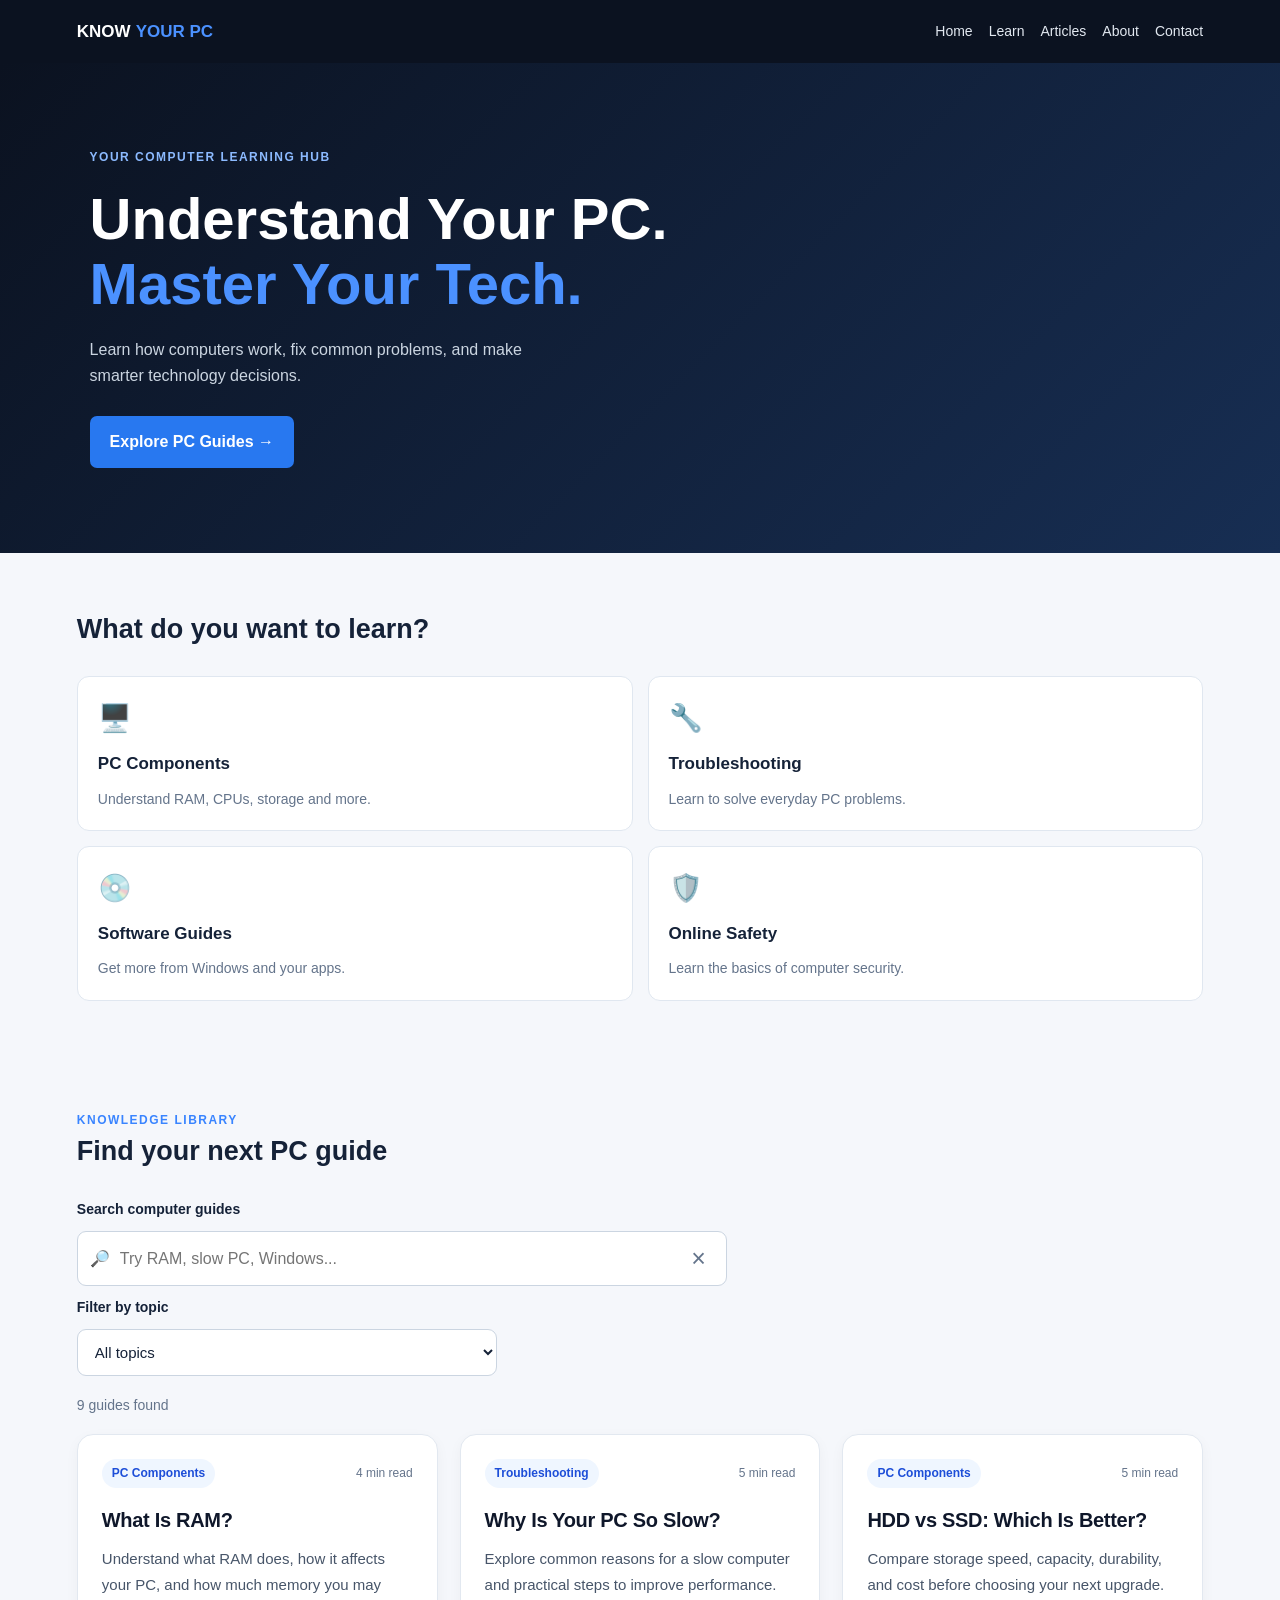
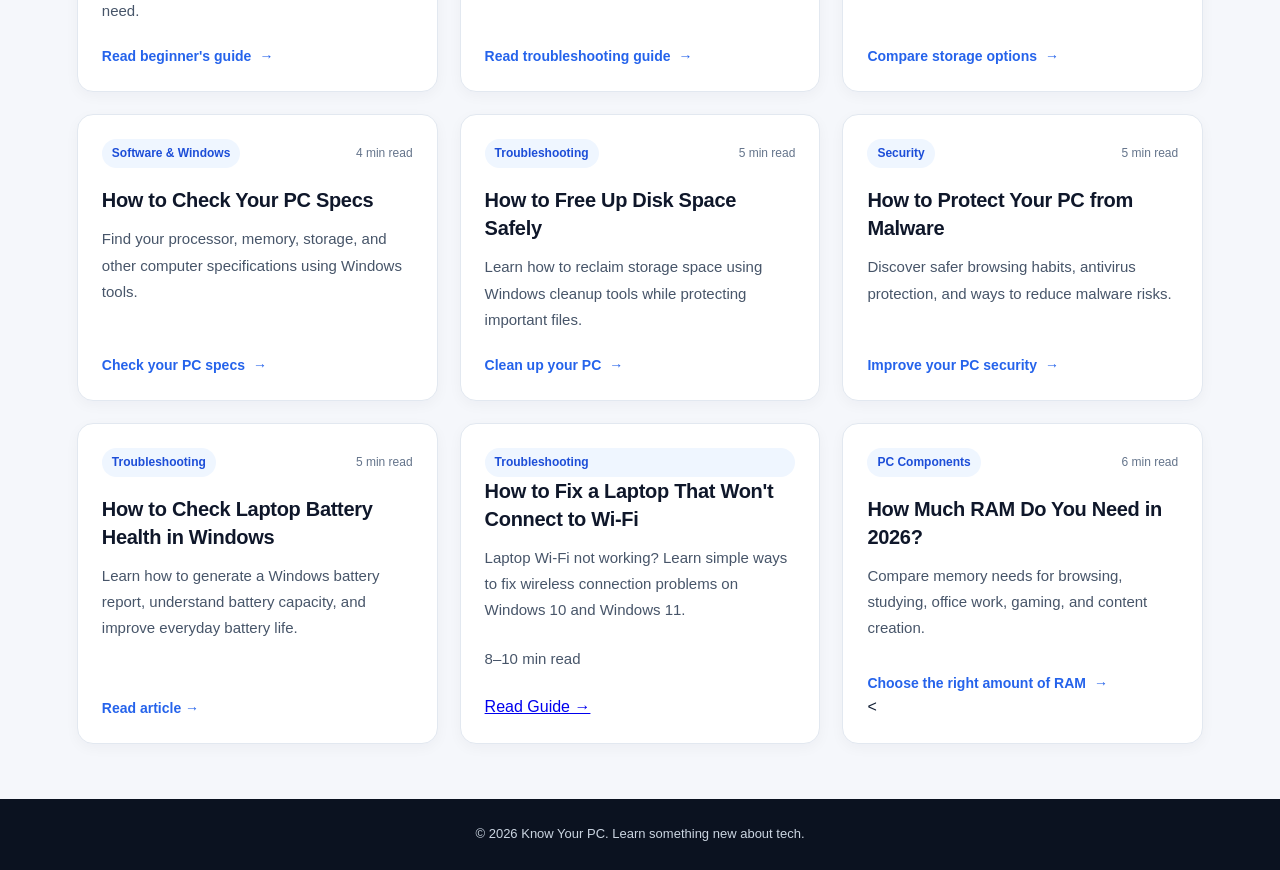
<file: index.html>
<!DOCTYPE html>
<html lang="en">
<head>
<meta name="google-site-verification" content="W9feXtOppivpFkxpduX4H6m62Q3n1H_IYEcFTrR0WlA" />
<meta name="description" content="Know Your PC helps beginners in South Africa understand computer hardware, improve slow PCs, choose upgrades, use software safely, and troubleshoot common computer problems.">

<meta name="viewport" content="width=device-width, initial-scale=1">

<meta name="theme-color" content="#0b1220">

<meta property="og:type" content="website">
<meta property="og:title" content="Know Your PC | Understand Your PC. Master Your Tech.">
<meta property="og:description" content="Simple, practical computer guides for beginners. Learn about PC components, troubleshooting, software and security.">
<meta property="og:url" content="https://skalavegent.github.io/know-your-pc/">
<meta property="og:site_name" content="Know Your PC">

<title>Know Your PC | Beginner Computer Guides</title>
  <link rel="stylesheet" href="css/style.css">
</head>
<body>
  <header class="navbar">
    <a href="index.html" class="logo">KNOW<span>YOUR PC</span></a>
    <nav>
      <a href="#home">Home</a>
      <a href="#topics">Learn</a>
      <a href="#articles">Articles</a>
      <a href="About.html">About</a>
      <a href="contact.html">Contact</a>
    </nav>
  </header>

  <main>
    <section class="hero" id="home">
      <p class="eyebrow">YOUR COMPUTER LEARNING HUB</p>
      <h1>Understand Your PC.<br><span>Master Your Tech.</span></h1>
      <p class="intro">
        Learn how computers work, fix common problems,
        and make smarter technology decisions.
      </p>
      <a class="button" href="#articles">Explore PC Guides →</a>
    </section>

    <section class="topics" id="topics">
      <h2>What do you want to learn?</h2>
      <div class="topic-grid">
        <a class="topic" href="#articles">
          <span>🖥️</span>
          <h3>PC Components</h3>
          <p>Understand RAM, CPUs, storage and more.</p>
        </a>
        <a class="topic" href="#articles">
          <span>🔧</span>
          <h3>Troubleshooting</h3>
          <p>Learn to solve everyday PC problems.</p>
        </a>
        <a class="topic" href="#articles">
          <span>💿</span>
          <h3>Software Guides</h3>
          <p>Get more from Windows and your apps.</p>
        </a>
        <a class="topic" href="#articles">
          <span>🛡️</span>
          <h3>Online Safety</h3>
          <p>Learn the basics of computer security.</p>
        </a>
      </div>
    </section>

    
<section class="articles" id="articles">
  <p class="eyebrow">KNOWLEDGE LIBRARY</p>
  <h2>Find your next PC guide</h2>

  <div class="article-tools">
    <label for="articleSearch">Search computer guides</label>

    <div class="search-box">
      <span aria-hidden="true">🔎</span>
      <input
        type="search"
        id="articleSearch"
        placeholder="Try RAM, slow PC, Windows..."
        autocomplete="off"
      >
      <button type="button" id="clearSearch"
        aria-label="Clear search">×</button>
    </div>

    <label for="categoryFilter">Filter by topic</label>
    <select id="categoryFilter">
      <option value="all">All topics</option>
      <option value="components">PC Components</option>
      <option value="troubleshooting">Troubleshooting</option>
      <option value="software">Software Guides</option>
      <option value="security">Online Safety</option>
    </select>
  </div>

  <p id="resultsCount" class="results-count"
     aria-live="polite">2 guides available</p>

  
<div class="article-grid" id="articleGrid">
  <div class="article-card"
     data-category="components"
     data-search="ram memory computer hardware beginner upgrade">
    <div class="article-card__top">
        <span class="category-label">PC Components</span>
        <span class="reading-time">4 min read</span>
    </div>
    <h3>What Is RAM?</h3>
    <p>Understand what RAM does, how it affects your PC, and how much memory you may need.</p>
    <a class="article-card__link" href="articles/what-is-ram.html">Read beginner's guide <span aria-hidden="true">→</span></a>
</div>

<div class="article-card"
     data-category="troubleshooting"
     data-search="slow PC computer performance Windows fix troubleshooting">
    <div class="article-card__top">
        <span class="category-label">Troubleshooting</span>
        <span class="reading-time">5 min read</span>
    </div>
    <h3>Why Is Your PC So Slow?</h3>
    <p>Explore common reasons for a slow computer and practical steps to improve performance.</p>
    <a class="article-card__link" href="articles/why-pc-is-slow.html">Read troubleshooting guide <span aria-hidden="true">→</span></a>
</div>

<div class="article-card"
     data-category="components"
     data-search="HDD SSD storage hard drive solid state drive speed upgrade">
    <div class="article-card__top">
        <span class="category-label">PC Components</span>
        <span class="reading-time">5 min read</span>
    </div>
    <h3>HDD vs SSD: Which Is Better?</h3>
    <p>Compare storage speed, capacity, durability, and cost before choosing your next upgrade.</p>
    <a class="article-card__link" href="articles/hdd-vs-ssd.html">Compare storage options <span aria-hidden="true">→</span></a>
</div>

<div class="article-card"
     data-category="software"
     data-search="check PC specs specifications Windows CPU processor RAM storage graphics card">
    <div class="article-card__top">
        <span class="category-label">Software &amp; Windows</span>
        <span class="reading-time">4 min read</span>
    </div>
    <h3>How to Check Your PC Specs</h3>
    <p>Find your processor, memory, storage, and other computer specifications using Windows tools.</p>
    <a class="article-card__link" href="articles/check-pc-specifications.html">Check your PC specs <span aria-hidden="true">→</span></a>
</div>

<div class="article-card"
     data-category="troubleshooting"
     data-search="free up disk space Windows storage cleanup temporary files safe">
    <div class="article-card__top">
        <span class="category-label">Troubleshooting</span>
        <span class="reading-time">5 min read</span>
    </div>
    <h3>How to Free Up Disk Space Safely</h3>
    <p>Learn how to reclaim storage space using Windows cleanup tools while protecting important files.</p>
    <a class="article-card__link" href="articles/free-up-disk-space-safely.html">Clean up your PC <span aria-hidden="true">→</span></a>
</div>

<div class="article-card"
     data-category="security"
     data-search="PC security malware viruses antivirus Windows safety downloads scams">
    <div class="article-card__top">
        <span class="category-label">Security</span>
        <span class="reading-time">5 min read</span>
    </div>
    <h3>How to Protect Your PC from Malware</h3>
    <p>Discover safer browsing habits, antivirus protection, and ways to reduce malware risks.</p>
    <a class="article-card__link" href="articles/protect-pc-from-malware.html">Improve your PC security <span aria-hidden="true">→</span></a>
</div>

  <article class="article-card" data-category="troubleshooting"
  data-search="laptop battery health windows battery report">
  <div class="article-card__top">
    <span class="category-label">Troubleshooting</span>
    <span class="reading-time">5 min read</span>
  </div>
  <h3>How to Check Laptop Battery Health in Windows</h3>
  <p>Learn how to generate a Windows battery report, understand battery capacity, and improve everyday battery life.</p>
  <a class="article-card__link"
     href="articles/check-laptop-battery-health.html">
    Read article →
  </a>
  </article>

  
<div class="article-card"
     data-category="troubleshooting"
     data-search="wifi wi-fi wireless internet laptop not connecting windows 10 windows 11 router network">

  <span class="category-label">Troubleshooting</span>

  <h3>How to Fix a Laptop That Won't Connect to Wi-Fi</h3>

  <p>
    Laptop Wi-Fi not working? Learn simple ways
    to fix wireless connection problems on
    Windows 10 and Windows 11.
  </p>

  <p class="reading-time">8–10 min read</p>

  <a href="articles/fix-laptop-wifi-not-connecting.html">
    Read Guide →
  </a>

</div>
  

<div class="article-card"
     data-category="components"
     data-search="how much RAM need 2026 gaming browsing studying office work memory">
    <div class="article-card__top">
        <span class="category-label">PC Components</span>
        <span class="reading-time">6 min read</span>
    </div>
    <h3>How Much RAM Do You Need in 2026?</h3>
    <p>Compare memory needs for browsing, studying, office work, gaming, and content creation.</p>
    <a class="article-card__link" href="articles/how-much-ram-do-you-need-2026.html">Choose the right amount of RAM <span aria-hidden="true">→</span></a>
<  
</div>

  <p id="noResults" class="no-results" hidden>
    No guides found. Try another search or choose All topics.
  </p>
</section>
  </main>

  <footer>
    <p>© 2026 Know Your PC. Learn something new about tech.</p>
  </footer>

  <script src="js/main.js"></script>
</body>
</html>
</file>
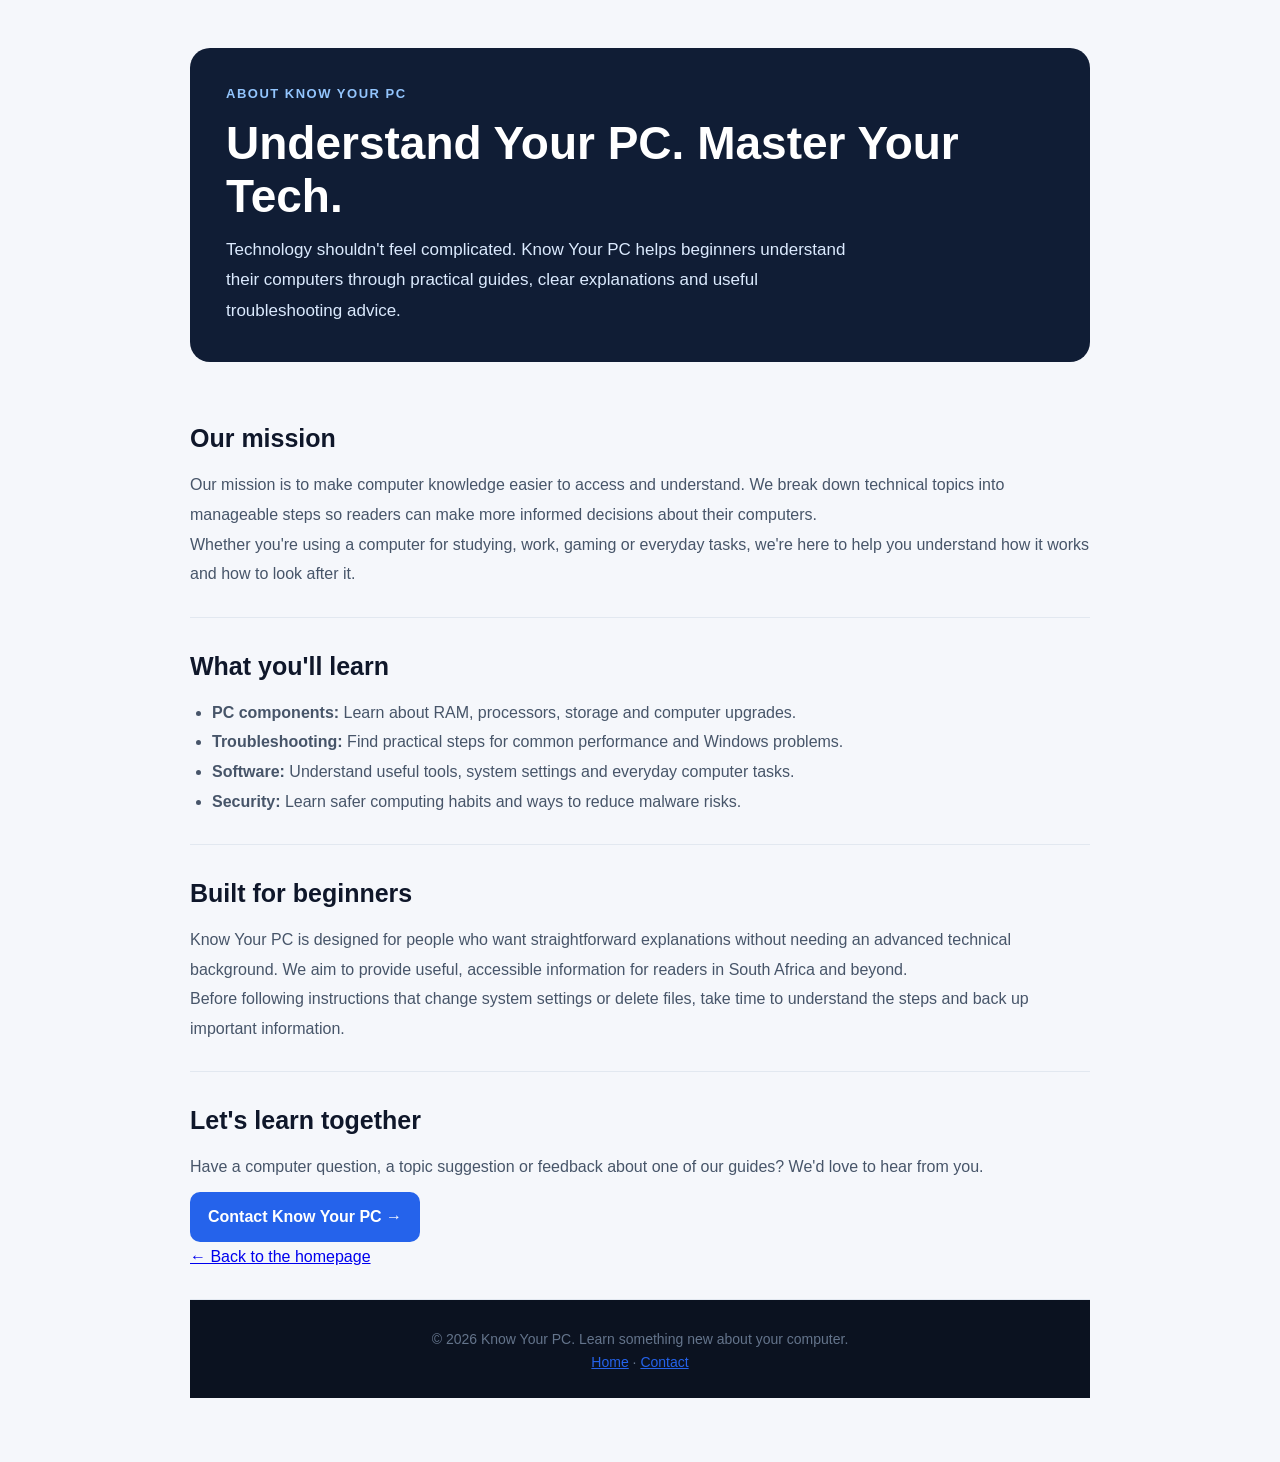
<file: About.html>
<!DOCTYPE html>
<html lang="en">
<head>
    <meta charset="UTF-8">
    <meta name="viewport" content="width=device-width, initial-scale=1">

    <title>About Us | Know Your PC</title>
    <meta name="description" content="Discover the mission behind Know Your PC, a beginner-friendly technology blog helping readers understand computer hardware, software, troubleshooting and security.">

    <link rel="stylesheet" href="css/style.css">

    <style>
        .info-page {
            width: min(100% - 32px, 900px);
            margin: 0 auto;
            padding: 48px 0 64px;
            color: #0f172a;
        }

        .info-hero {
            padding: 36px;
            margin-bottom: 28px;
            border-radius: 20px;
            background: #101d35;
            color: #ffffff;
        }

        .info-eyebrow {
            color: #93c5fd;
            font-size: 13px;
            font-weight: 700;
            letter-spacing: 1.5px;
            text-transform: uppercase;
        }

        .info-hero h1 {
            margin: 12px 0;
            font-size: clamp(30px, 5vw, 46px);
            line-height: 1.15;
        }

        .info-hero p {
            max-width: 650px;
            color: #dbeafe;
            font-size: 17px;
            line-height: 1.8;
        }

        .info-section {
            padding: 28px 0;
            border-bottom: 1px solid #e2e8f0;
        }

        .info-section h2 {
            margin: 0 0 12px;
            color: #0f172a;
            font-size: 25px;
        }

        .info-section p,
        .info-section li {
            color: #475569;
            font-size: 16px;
            line-height: 1.85;
        }

        .info-section ul {
            padding-left: 22px;
        }

        .info-cta {
            display: inline-block;
            margin-top: 10px;
            padding: 12px 18px;
            border-radius: 10px;
            background: #2563eb;
            color: #ffffff;
            font-weight: 700;
            text-decoration: none;
        }

        .info-cta:hover {
            background: #1d4ed8;
        }

        .info-footer {
            padding-top: 28px;
            color: #64748b;
            font-size: 14px;
            text-align: center;
        }

        .info-footer a {
            color: #2563eb;
        }

        @media (max-width: 560px) {
            .info-page {
                padding-top: 24px;
            }

            .info-hero {
                padding: 24px;
            }
        }
    </style>
</head>

<body>
    <main class="info-page">
        <header class="info-hero">
            <div class="info-eyebrow">About Know Your PC</div>

            <h1>Understand Your PC. Master Your Tech.</h1>

            <p>
                Technology shouldn't feel complicated.
                Know Your PC helps beginners understand their
                computers through practical guides, clear
                explanations and useful troubleshooting advice.
            </p>
        </header>

        <section class="info-section">
            <h2>Our mission</h2>

            <p>
                Our mission is to make computer knowledge easier
                to access and understand. We break down technical
                topics into manageable steps so readers can make
                more informed decisions about their computers.
            </p>

            <p>
                Whether you're using a computer for studying,
                work, gaming or everyday tasks, we're here to
                help you understand how it works and how to
                look after it.
            </p>
        </section>

        <section class="info-section">
            <h2>What you'll learn</h2>

            <ul>
                <li>
                    <strong>PC components:</strong>
                    Learn about RAM, processors, storage and
                    computer upgrades.
                </li>
                <li>
                    <strong>Troubleshooting:</strong>
                    Find practical steps for common performance
                    and Windows problems.
                </li>
                <li>
                    <strong>Software:</strong>
                    Understand useful tools, system settings
                    and everyday computer tasks.
                </li>
                <li>
                    <strong>Security:</strong>
                    Learn safer computing habits and ways to
                    reduce malware risks.
                </li>
            </ul>
        </section>

        <section class="info-section">
            <h2>Built for beginners</h2>

            <p>
                Know Your PC is designed for people who want
                straightforward explanations without needing
                an advanced technical background.
                We aim to provide useful, accessible information
                for readers in South Africa and beyond.
            </p>

            <p>
                Before following instructions that change system
                settings or delete files, take time to understand
                the steps and back up important information.
            </p>
        </section>

        <section class="info-section">
            <h2>Let's learn together</h2>

            <p>
                Have a computer question, a topic suggestion
                or feedback about one of our guides?
                We'd love to hear from you.
            </p>

            <a class="info-cta" href="contact.html">
                Contact Know Your PC →
            </a>

            <p>
                <a href="index.html">← Back to the homepage</a>
            </p>
        </section>

        <footer class="info-footer">
            <p>
                © <span id="currentYear"></span> Know Your PC.
                Learn something new about your computer.
            </p>
            <p>
                <a href="index.html">Home</a> ·
                <a href="contact.html">Contact</a>
            </p>
        </footer>
    </main>

    <script>
        document.getElementById("currentYear").textContent =
            new Date().getFullYear();
    </script>
</body>
          </html>
</file>
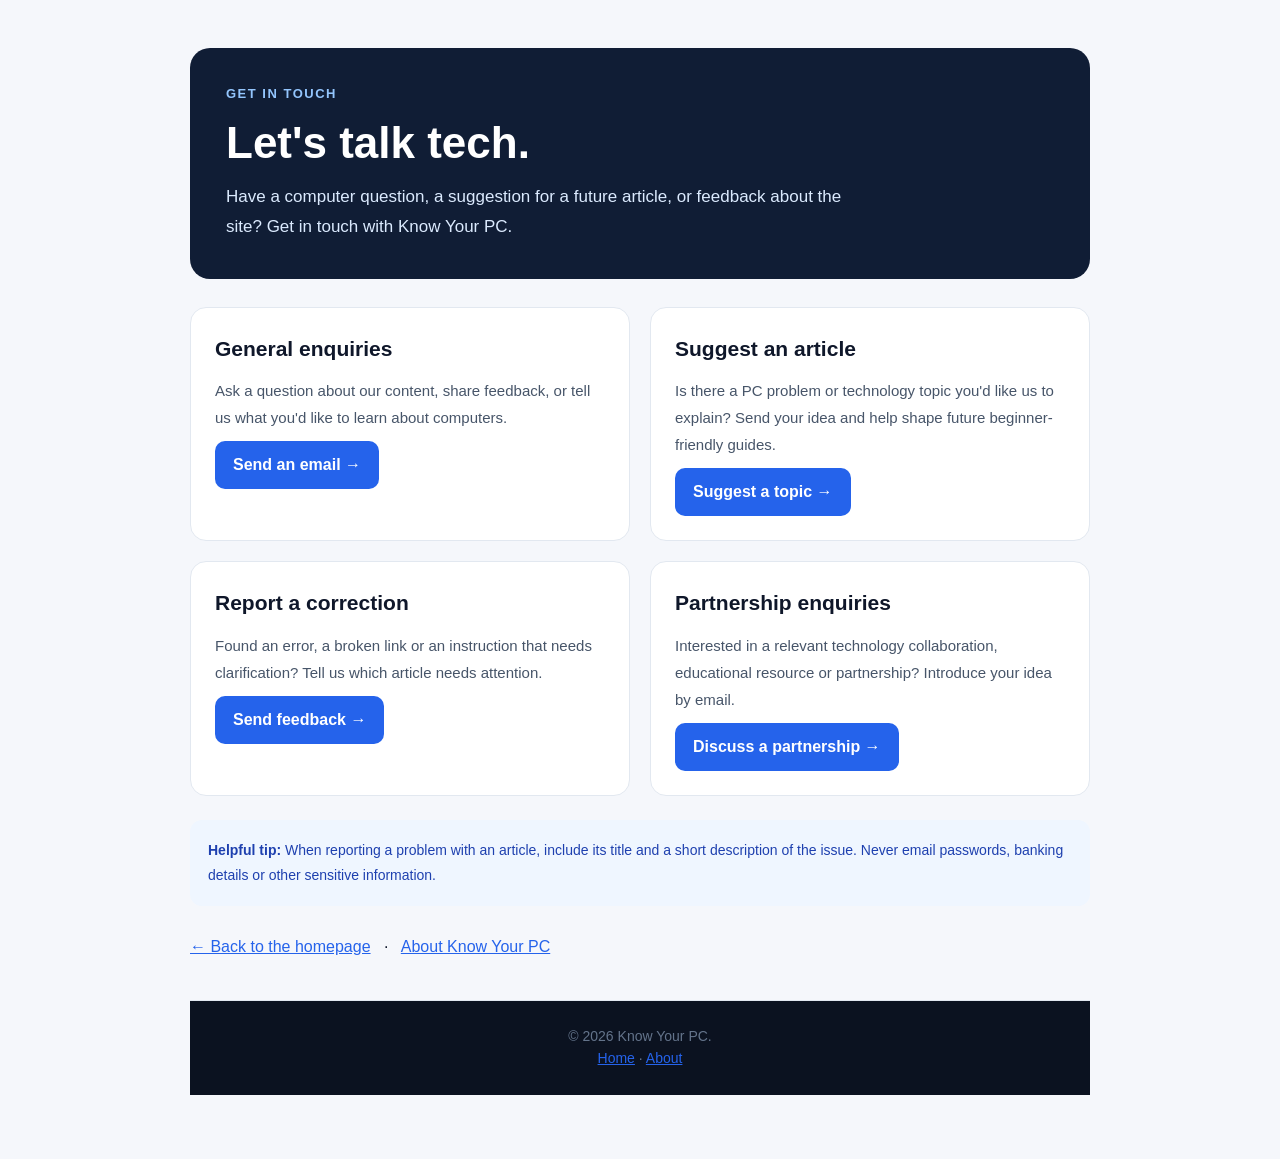
<file: contact.html>
<!DOCTYPE html>
<html lang="en">
<head>
    <meta charset="UTF-8">
    <meta name="viewport" content="width=device-width, initial-scale=1">

    <title>Contact Us | Know Your PC</title>
    <meta name="description" content="Contact Know Your PC with computer questions, article suggestions, website feedback or corrections to our beginner-friendly technology guides.">

    <link rel="stylesheet" href="css/style.css">

    <style>
        .contact-page {
            width: min(100% - 32px, 900px);
            margin: 0 auto;
            padding: 48px 0 64px;
            color: #0f172a;
        }

        .contact-hero {
            padding: 36px;
            margin-bottom: 28px;
            border-radius: 20px;
            background: #101d35;
            color: #ffffff;
        }

        .contact-eyebrow {
            color: #93c5fd;
            font-size: 13px;
            font-weight: 700;
            letter-spacing: 1.5px;
            text-transform: uppercase;
        }

        .contact-hero h1 {
            margin: 12px 0;
            font-size: clamp(30px, 5vw, 44px);
            line-height: 1.2;
        }

        .contact-hero p {
            max-width: 650px;
            color: #dbeafe;
            font-size: 17px;
            line-height: 1.8;
        }

        .contact-content {
            display: grid;
            grid-template-columns: repeat(2, minmax(0, 1fr));
            gap: 20px;
        }

        .contact-card {
            padding: 24px;
            border: 1px solid #e2e8f0;
            border-radius: 16px;
            background: #ffffff;
        }

        .contact-card h2 {
            margin: 0 0 12px;
            font-size: 21px;
            color: #0f172a;
        }

        .contact-card p {
            color: #475569;
            font-size: 15px;
            line-height: 1.8;
        }

        .contact-button {
            display: inline-block;
            margin-top: 10px;
            padding: 12px 18px;
            border-radius: 10px;
            background: #2563eb;
            color: #ffffff;
            font-weight: 700;
            line-height: 1.5;
            text-decoration: none;
        }

        .contact-button:hover {
            background: #1d4ed8;
        }

        .contact-note {
            margin-top: 24px;
            padding: 18px;
            border-radius: 12px;
            background: #eff6ff;
            color: #1e40af;
            font-size: 14px;
            line-height: 1.8;
        }

        .contact-back {
            margin-top: 28px;
        }

        .contact-back a {
            color: #2563eb;
        }

        .contact-footer {
            margin-top: 40px;
            padding-top: 24px;
            border-top: 1px solid #e2e8f0;
            color: #64748b;
            font-size: 14px;
            text-align: center;
        }

        .contact-footer a {
            color: #2563eb;
        }

        @media (max-width: 600px) {
            .contact-page {
                padding-top: 24px;
            }

            .contact-hero {
                padding: 24px;
            }

            .contact-content {
                grid-template-columns: 1fr;
            }

            .contact-card {
                padding: 20px;
            }
        }
    </style>
</head>

<body>
    <main class="contact-page">
        <header class="contact-hero">
            <div class="contact-eyebrow">Get in touch</div>

            <h1>Let's talk tech.</h1>

            <p>
                Have a computer question, a suggestion for
                a future article, or feedback about the site?
                Get in touch with Know Your PC.
            </p>
        </header>

        <div class="contact-content">
            <section class="contact-card">
                <h2>General enquiries</h2>

                <p>
                    Ask a question about our content, share
                    feedback, or tell us what you'd like to
                    learn about computers.
                </p>

                <a class="contact-button"
                   href="mailto:YOUR_EMAIL@example.com?subject=Know%20Your%20PC%20Enquiry">
                    Send an email →
                </a>
            </section>

            <section class="contact-card">
                <h2>Suggest an article</h2>

                <p>
                    Is there a PC problem or technology topic
                    you'd like us to explain? Send your idea
                    and help shape future beginner-friendly
                    guides.
                </p>

                <a class="contact-button"
                   href="mailto:YOUR_EMAIL@example.com?subject=Article%20Suggestion">
                    Suggest a topic →
                </a>
            </section>

            <section class="contact-card">
                <h2>Report a correction</h2>

                <p>
                    Found an error, a broken link or an
                    instruction that needs clarification?
                    Tell us which article needs attention.
                </p>

                <a class="contact-button"
                   href="mailto:YOUR_EMAIL@example.com?subject=Website%20Correction">
                    Send feedback →
                </a>
            </section>

            <section class="contact-card">
                <h2>Partnership enquiries</h2>

                <p>
                    Interested in a relevant technology
                    collaboration, educational resource or
                    partnership? Introduce your idea by email.
                </p>

                <a class="contact-button"
                   href="mailto:YOUR_EMAIL@example.com?subject=Partnership%20Enquiry">
                    Discuss a partnership →
                </a>
            </section>
        </div>

        <div class="contact-note">
            <strong>Helpful tip:</strong>
            When reporting a problem with an article,
            include its title and a short description of
            the issue. Never email passwords, banking
            details or other sensitive information.
        </div>

        <div class="contact-back">
            <a href="index.html">← Back to the homepage</a>
            &nbsp; · &nbsp;
            <a href="about.html">About Know Your PC</a>
        </div>

        <footer class="contact-footer">
            <p>
                © <span id="currentYear"></span> Know Your PC.
            </p>
            <p>
                <a href="index.html">Home</a> ·
                <a href="about.html">About</a>
            </p>
        </footer>
    </main>

    <script>
        document.getElementById("currentYear").textContent =
            new Date().getFullYear();
    </script>
</body>
  </html>
</file>
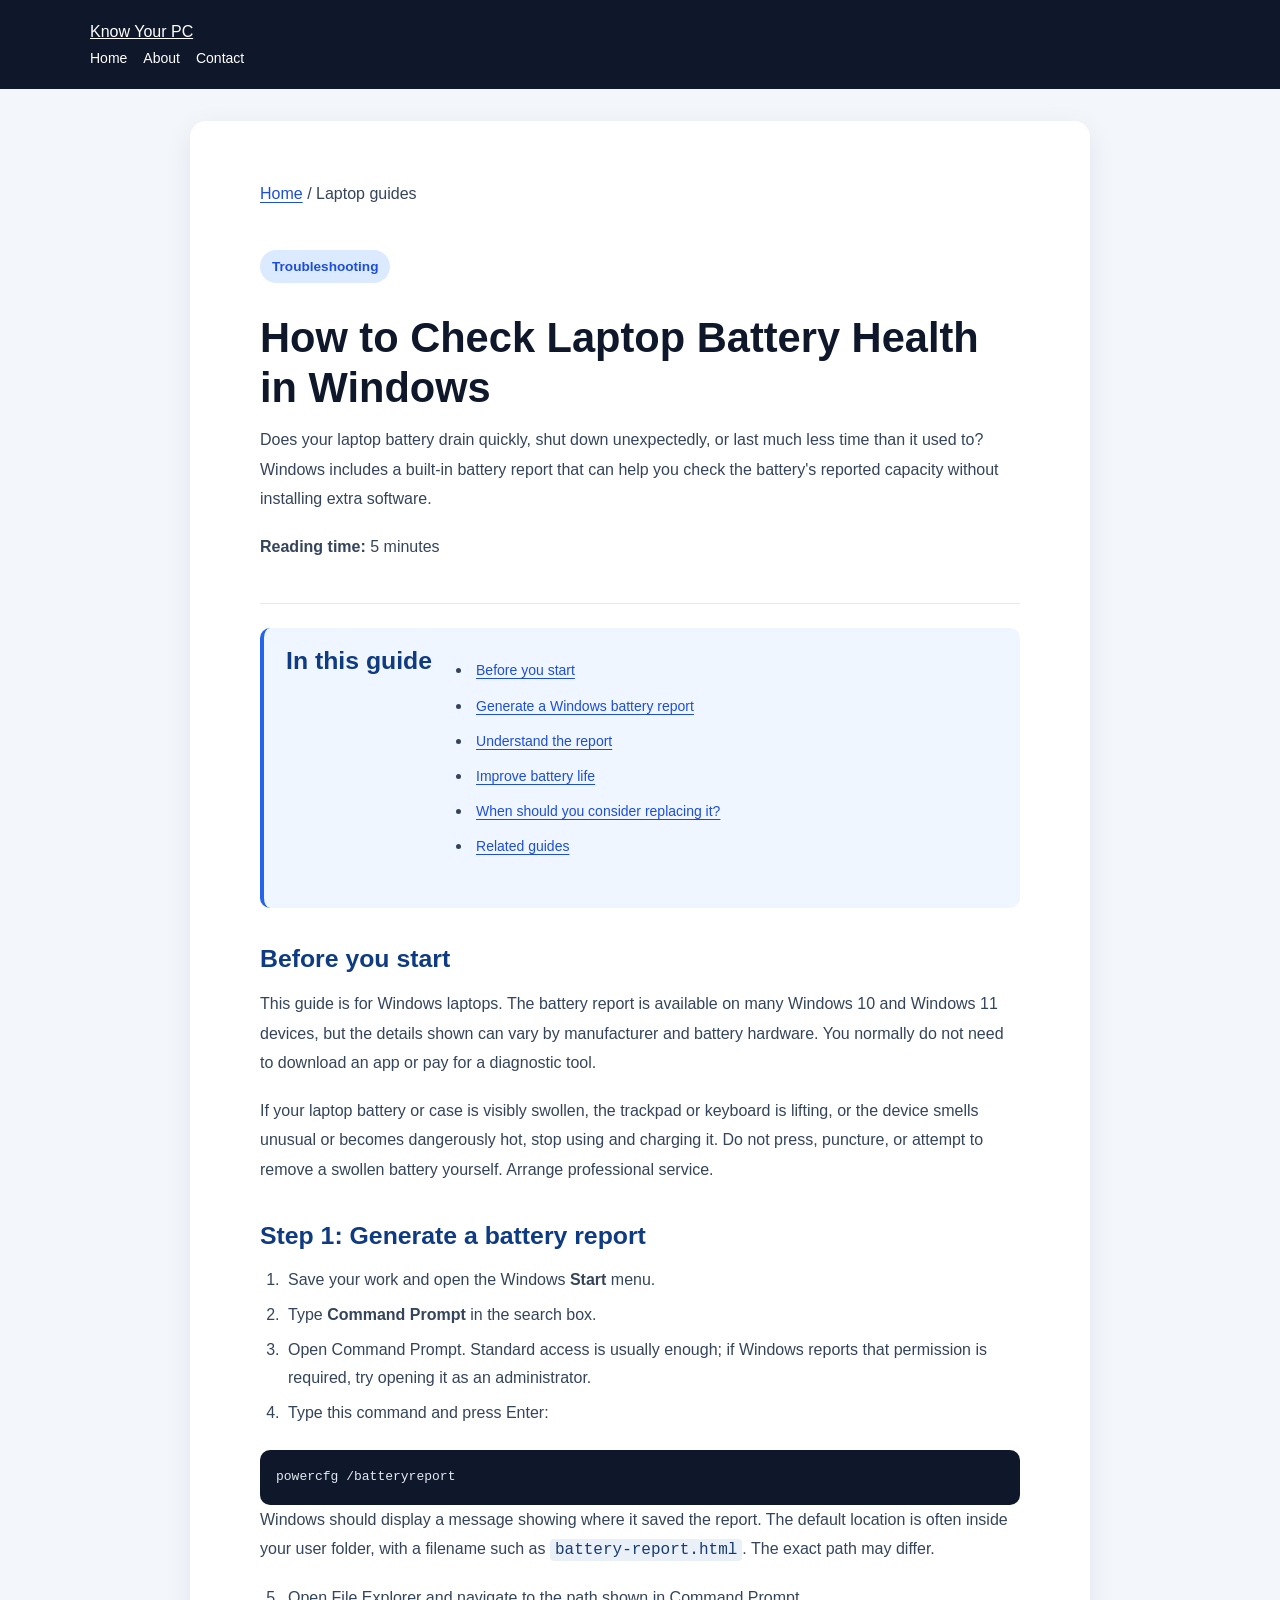
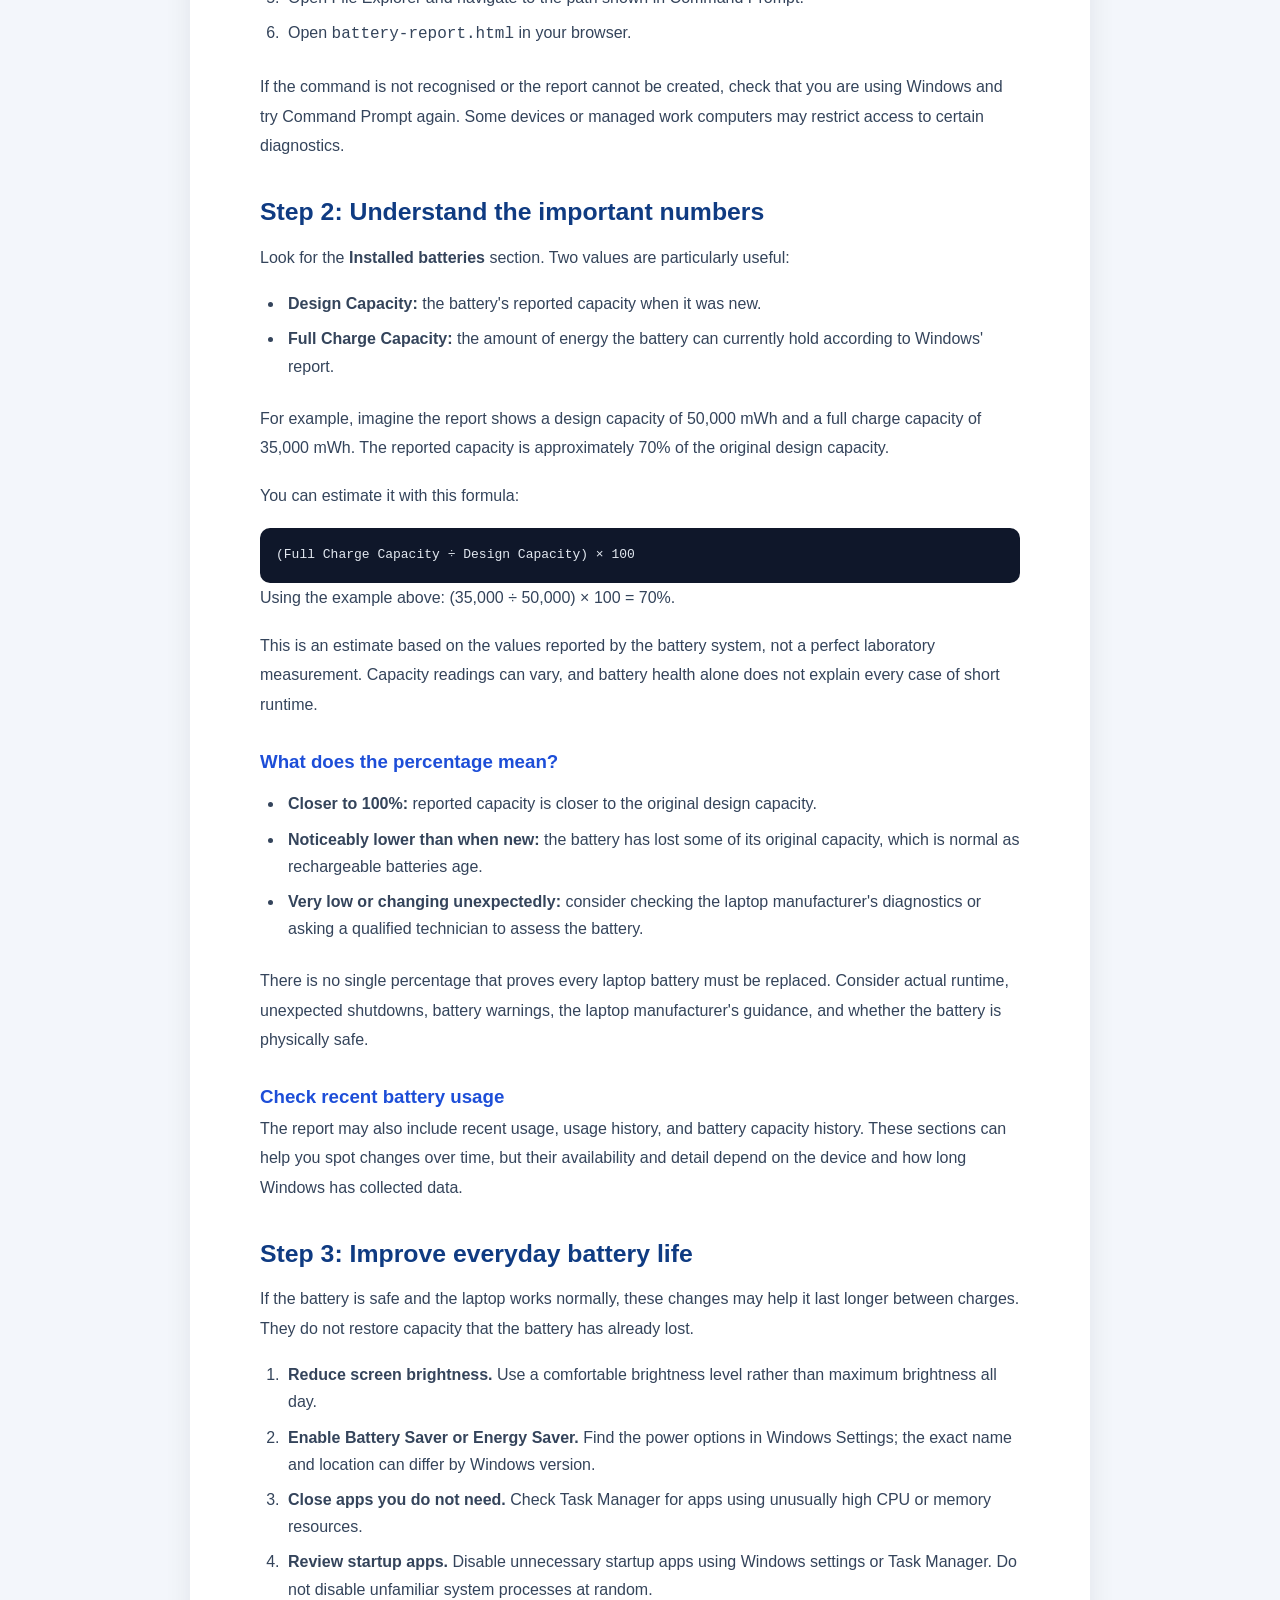
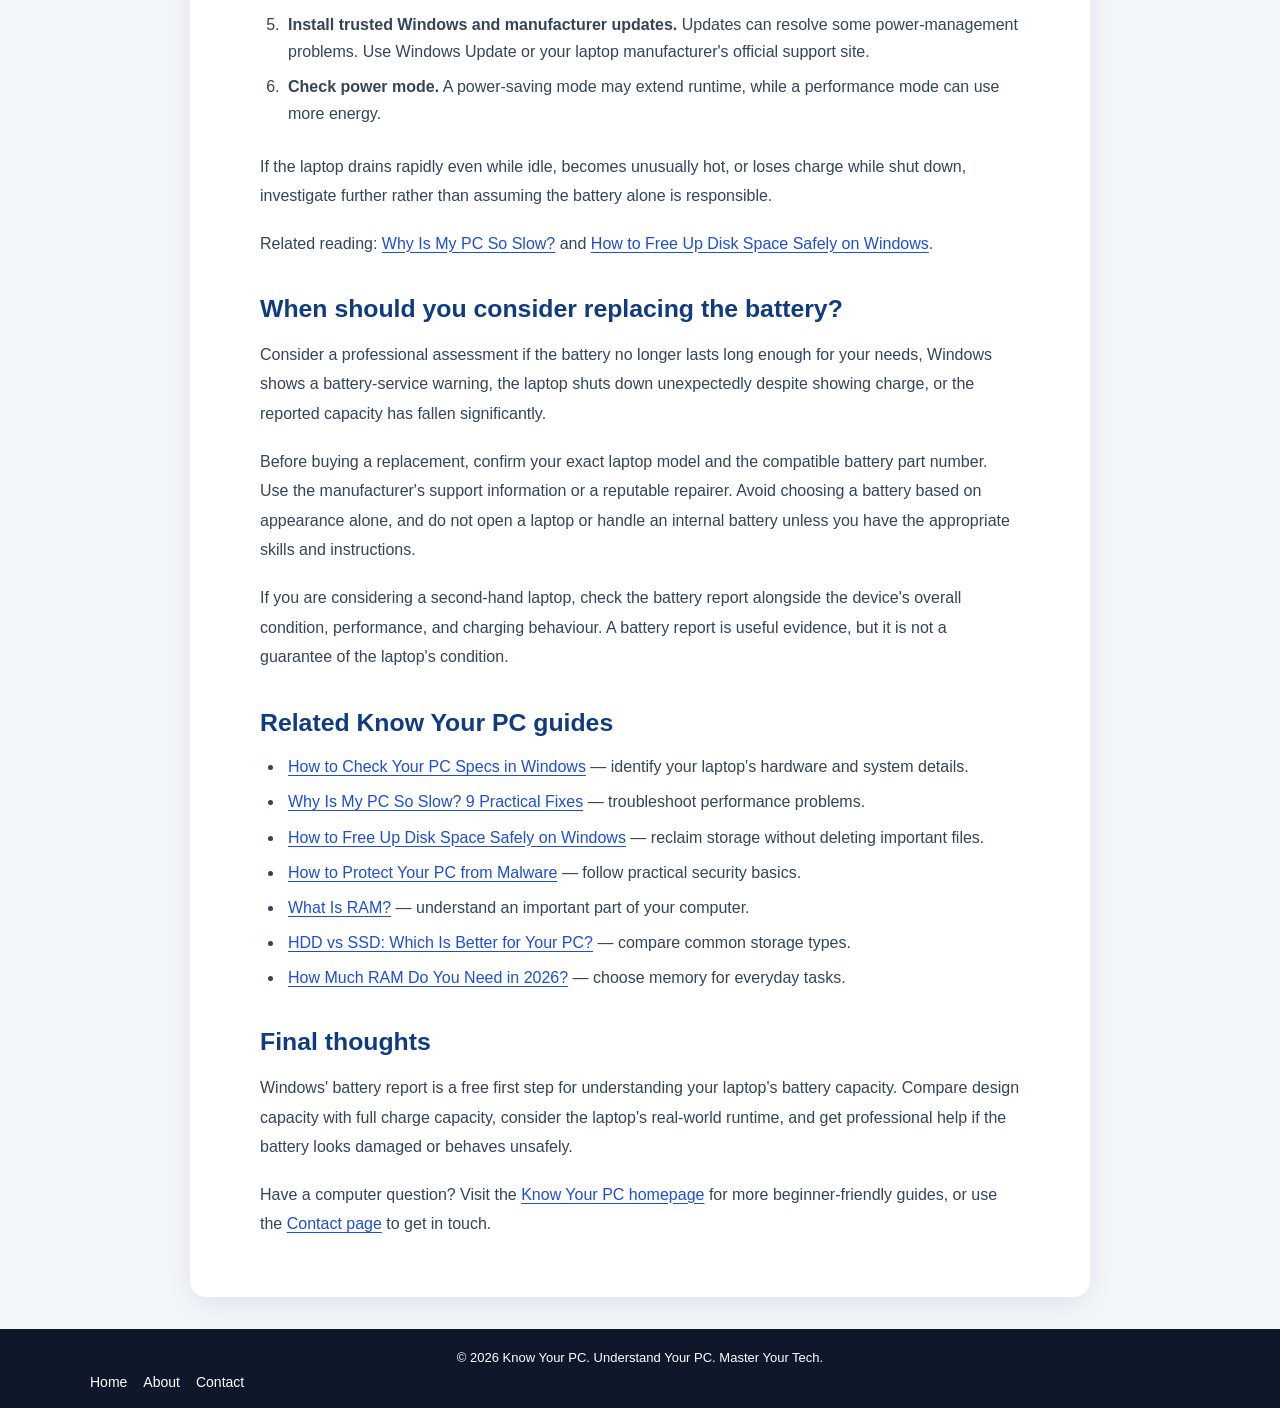
<file: articles/check-laptop-battery-health.html>
<!DOCTYPE html>
<html lang="en-ZA">
<head>
  <meta charset="UTF-8">
  <meta name="viewport" content="width=device-width, initial-scale=1">
  <title>How to Check Laptop Battery Health in Windows | Know Your PC</title>
  <meta name="description" content="Learn how to check laptop battery health in Windows using a built-in battery report. Understand design capacity, full charge capacity and practical next steps.">
  <meta name="robots" content="index,follow">
  <link rel="canonical" href="https://skalavegent.github.io/know-your-pc/articles/check-laptop-battery-health.html">
  <meta property="og:type" content="article">
  <meta property="og:title" content="How to Check Laptop Battery Health in Windows | Know Your PC">
  <meta property="og:description" content="Use Windows' built-in battery report to check laptop battery capacity and understand what the results mean.">
  <meta property="og:url" content="https://skalavegent.github.io/know-your-pc/articles/check-laptop-battery-health.html">
  <link rel="stylesheet" href="../css/style.css">
  <script type="application/ld+json">
  {
    "@context": "https://schema.org",
    "@type": "Article",
    "headline": "How to Check Laptop Battery Health in Windows",
    "description": "Learn how to check laptop battery health in Windows using a built-in battery report.",
    "mainEntityOfPage": "https://skalavegent.github.io/know-your-pc/articles/check-laptop-battery-health.html",
    "publisher": {
      "@type": "Organization",
      "name": "Know Your PC",
      "url": "https://skalavegent.github.io/know-your-pc/"
    }
  }
  </script>
  
<style>
/* Know Your PC - battery article styling */
body {
    background: #f3f6fb;
    color: #1e293b;
    font-family: Arial, Helvetica, sans-serif;
    line-height: 1.75;
    margin: 0;
}

body > header,
body > footer {
    background: #0f172a;
    color: #ffffff;
    padding: 18px 16px;
}

body > header a,
body > footer a {
    color: #ffffff;
}

body > header .container,
body > footer .container {
    max-width: 1100px;
    margin: 0 auto;
}

main.container {
    width: calc(100% - 32px);
    max-width: 900px;
    box-sizing: border-box;
    margin: 32px auto;
    padding: 28px;
    background: #ffffff;
    border-radius: 16px;
    box-shadow: 0 8px 28px rgba(15, 23, 42, 0.08);
}

.article-content {
    max-width: 760px;
    margin: 0 auto;
    overflow-wrap: anywhere;
}

.article-content .article-header {
    padding: 24px 0;
    border-bottom: 1px solid #e2e8f0;
    margin-bottom: 24px;
}

.article-content h1 {
    color: #0f172a;
    font-size: clamp(1.8rem, 5vw, 2.6rem);
    line-height: 1.2;
    margin: 12px 0;
}

.article-content h2 {
    color: #0f3b82;
    font-size: 1.55rem;
    line-height: 1.35;
    margin-top: 34px;
}

.article-content h3 {
    color: #1d4ed8;
    margin-top: 26px;
}

.article-content p,
.article-content li {
    font-size: 1rem;
}

.article-content li {
    margin-bottom: 8px;
}

.article-content a {
    color: #1d4ed8;
    text-decoration: underline;
    text-underline-offset: 3px;
}

.article-content a:hover {
    color: #1e40af;
}

.article-content .category-label {
    display: inline-block;
    background: #dbeafe;
    color: #1d4ed8;
    border-radius: 999px;
    padding: 4px 12px;
    font-size: 0.85rem;
    font-weight: bold;
}

.article-content nav[aria-label="Article contents"] {
    background: #eff6ff;
    border-left: 4px solid #2563eb;
    border-radius: 10px;
    padding: 16px 22px;
    margin: 24px 0;
}

.article-content nav h2 {
    margin-top: 0;
}

.article-content section {
    margin: 30px 0;
}

.article-content pre {
    background: #0f172a;
    color: #e2e8f0;
    padding: 16px;
    border-radius: 10px;
    overflow-x: auto;
}

.article-content code {
    overflow-wrap: anywhere;
}

.article-content p code {
    background: #eaf0f8;
    color: #173b70;
    padding: 2px 5px;
    border-radius: 4px;
}

@media (max-width: 600px) {
    main.container {
        width: calc(100% - 20px);
        margin: 12px auto;
        padding: 18px 15px;
        border-radius: 10px;
    }

    .article-content h1 {
        font-size: 1.8rem;
    }

    .article-content h2 {
        font-size: 1.35rem;
    }

    body > header,
    body > footer {
        padding: 14px 12px;
    }
}
  </style>
</head>
<body>
  <header>
    <div class="container">
      <a href="../index.html" class="site-logo" aria-label="Know Your PC homepage">Know Your PC</a>
      <nav aria-label="Main navigation">
        <a href="../index.html">Home</a>
        <a href="../about.html">About</a>
        <a href="../contact.html">Contact</a>
      </nav>
    </div>
  </header>

  <main class="container">
    <article class="article-content">
      <p><a href="../index.html">Home</a> / Laptop guides</p>
      <header class="article-header">
        <p class="category-label">Troubleshooting</p>
        <h1>How to Check Laptop Battery Health in Windows</h1>
        <p>Does your laptop battery drain quickly, shut down unexpectedly, or last much less time than it used to? Windows includes a built-in battery report that can help you check the battery's reported capacity without installing extra software.</p>
        <p><strong>Reading time:</strong> 5 minutes</p>
      </header>

      <nav aria-label="Article contents">
        <h2>In this guide</h2>
        <ul>
          <li><a href="#before-you-start">Before you start</a></li>
          <li><a href="#generate-report">Generate a Windows battery report</a></li>
          <li><a href="#read-report">Understand the report</a></li>
          <li><a href="#improve-battery-life">Improve battery life</a></li>
          <li><a href="#when-to-replace">When should you consider replacing it?</a></li>
          <li><a href="#related-guides">Related guides</a></li>
        </ul>
      </nav>

      <section id="before-you-start">
        <h2>Before you start</h2>
        <p>This guide is for Windows laptops. The battery report is available on many Windows 10 and Windows 11 devices, but the details shown can vary by manufacturer and battery hardware. You normally do not need to download an app or pay for a diagnostic tool.</p>
        <p>If your laptop battery or case is visibly swollen, the trackpad or keyboard is lifting, or the device smells unusual or becomes dangerously hot, stop using and charging it. Do not press, puncture, or attempt to remove a swollen battery yourself. Arrange professional service.</p>
      </section>

      <section id="generate-report">
        <h2>Step 1: Generate a battery report</h2>
        <ol>
          <li>Save your work and open the Windows <strong>Start</strong> menu.</li>
          <li>Type <strong>Command Prompt</strong> in the search box.</li>
          <li>Open Command Prompt. Standard access is usually enough; if Windows reports that permission is required, try opening it as an administrator.</li>
          <li>Type this command and press Enter:</li>
        </ol>
        <pre><code>powercfg /batteryreport</code></pre>
        <p>Windows should display a message showing where it saved the report. The default location is often inside your user folder, with a filename such as <code>battery-report.html</code>. The exact path may differ.</p>
        <ol start="5">
          <li>Open File Explorer and navigate to the path shown in Command Prompt.</li>
          <li>Open <code>battery-report.html</code> in your browser.</li>
        </ol>
        <p>If the command is not recognised or the report cannot be created, check that you are using Windows and try Command Prompt again. Some devices or managed work computers may restrict access to certain diagnostics.</p>
      </section>

      <section id="read-report">
        <h2>Step 2: Understand the important numbers</h2>
        <p>Look for the <strong>Installed batteries</strong> section. Two values are particularly useful:</p>
        <ul>
          <li><strong>Design Capacity:</strong> the battery's reported capacity when it was new.</li>
          <li><strong>Full Charge Capacity:</strong> the amount of energy the battery can currently hold according to Windows' report.</li>
        </ul>
        <p>For example, imagine the report shows a design capacity of 50,000 mWh and a full charge capacity of 35,000 mWh. The reported capacity is approximately 70% of the original design capacity.</p>
        <p>You can estimate it with this formula:</p>
        <pre><code>(Full Charge Capacity ÷ Design Capacity) × 100</code></pre>
        <p>Using the example above: (35,000 ÷ 50,000) × 100 = 70%.</p>
        <p>This is an estimate based on the values reported by the battery system, not a perfect laboratory measurement. Capacity readings can vary, and battery health alone does not explain every case of short runtime.</p>

        <h3>What does the percentage mean?</h3>
        <ul>
          <li><strong>Closer to 100%:</strong> reported capacity is closer to the original design capacity.</li>
          <li><strong>Noticeably lower than when new:</strong> the battery has lost some of its original capacity, which is normal as rechargeable batteries age.</li>
          <li><strong>Very low or changing unexpectedly:</strong> consider checking the laptop manufacturer's diagnostics or asking a qualified technician to assess the battery.</li>
        </ul>
        <p>There is no single percentage that proves every laptop battery must be replaced. Consider actual runtime, unexpected shutdowns, battery warnings, the laptop manufacturer's guidance, and whether the battery is physically safe.</p>

        <h3>Check recent battery usage</h3>
        <p>The report may also include recent usage, usage history, and battery capacity history. These sections can help you spot changes over time, but their availability and detail depend on the device and how long Windows has collected data.</p>
      </section>

      <section id="improve-battery-life">
        <h2>Step 3: Improve everyday battery life</h2>
        <p>If the battery is safe and the laptop works normally, these changes may help it last longer between charges. They do not restore capacity that the battery has already lost.</p>
        <ol>
          <li><strong>Reduce screen brightness.</strong> Use a comfortable brightness level rather than maximum brightness all day.</li>
          <li><strong>Enable Battery Saver or Energy Saver.</strong> Find the power options in Windows Settings; the exact name and location can differ by Windows version.</li>
          <li><strong>Close apps you do not need.</strong> Check Task Manager for apps using unusually high CPU or memory resources.</li>
          <li><strong>Review startup apps.</strong> Disable unnecessary startup apps using Windows settings or Task Manager. Do not disable unfamiliar system processes at random.</li>
          <li><strong>Install trusted Windows and manufacturer updates.</strong> Updates can resolve some power-management problems. Use Windows Update or your laptop manufacturer's official support site.</li>
          <li><strong>Check power mode.</strong> A power-saving mode may extend runtime, while a performance mode can use more energy.</li>
        </ol>
        <p>If the laptop drains rapidly even while idle, becomes unusually hot, or loses charge while shut down, investigate further rather than assuming the battery alone is responsible.</p>
        <p>Related reading: <a href="why-pc-is-slow.html">Why Is My PC So Slow?</a> and <a href="free-up-disk-space-safely.html">How to Free Up Disk Space Safely on Windows</a>.</p>
      </section>

      <section id="when-to-replace">
        <h2>When should you consider replacing the battery?</h2>
        <p>Consider a professional assessment if the battery no longer lasts long enough for your needs, Windows shows a battery-service warning, the laptop shuts down unexpectedly despite showing charge, or the reported capacity has fallen significantly.</p>
        <p>Before buying a replacement, confirm your exact laptop model and the compatible battery part number. Use the manufacturer's support information or a reputable repairer. Avoid choosing a battery based on appearance alone, and do not open a laptop or handle an internal battery unless you have the appropriate skills and instructions.</p>
        <p>If you are considering a second-hand laptop, check the battery report alongside the device's overall condition, performance, and charging behaviour. A battery report is useful evidence, but it is not a guarantee of the laptop's condition.</p>
      </section>

      <section id="related-guides">
        <h2>Related Know Your PC guides</h2>
        <ul>
          <li><a href="check-pc-specifications.html">How to Check Your PC Specs in Windows</a> — identify your laptop's hardware and system details.</li>
          <li><a href="why-pc-is-slow.html">Why Is My PC So Slow? 9 Practical Fixes</a> — troubleshoot performance problems.</li>
          <li><a href="free-up-disk-space-safely.html">How to Free Up Disk Space Safely on Windows</a> — reclaim storage without deleting important files.</li>
          <li><a href="protect-pc-from-malware.html">How to Protect Your PC from Malware</a> — follow practical security basics.</li>
          <li><a href="what-is-ram.html">What Is RAM?</a> — understand an important part of your computer.</li>
          <li><a href="hdd-vs-ssd.html">HDD vs SSD: Which Is Better for Your PC?</a> — compare common storage types.</li>
          <li><a href="how-much-ram-do-you-need-2026.html">How Much RAM Do You Need in 2026?</a> — choose memory for everyday tasks.</li>
        </ul>
      </section>

      <section>
        <h2>Final thoughts</h2>
        <p>Windows' battery report is a free first step for understanding your laptop's battery capacity. Compare design capacity with full charge capacity, consider the laptop's real-world runtime, and get professional help if the battery looks damaged or behaves unsafely.</p>
        <p>Have a computer question? Visit the <a href="../index.html">Know Your PC homepage</a> for more beginner-friendly guides, or use the <a href="../contact.html">Contact page</a> to get in touch.</p>
      </section>
    </article>
  </main>

  <footer>
    <div class="container">
      <p>&copy; 2026 Know Your PC. Understand Your PC. Master Your Tech.</p>
      <nav aria-label="Footer navigation">
        <a href="../index.html">Home</a>
        <a href="../about.html">About</a>
        <a href="../contact.html">Contact</a>
      </nav>
    </div>
  </footer>
  <script src="../js/main.js"></script>
</body>
</html>
</file>
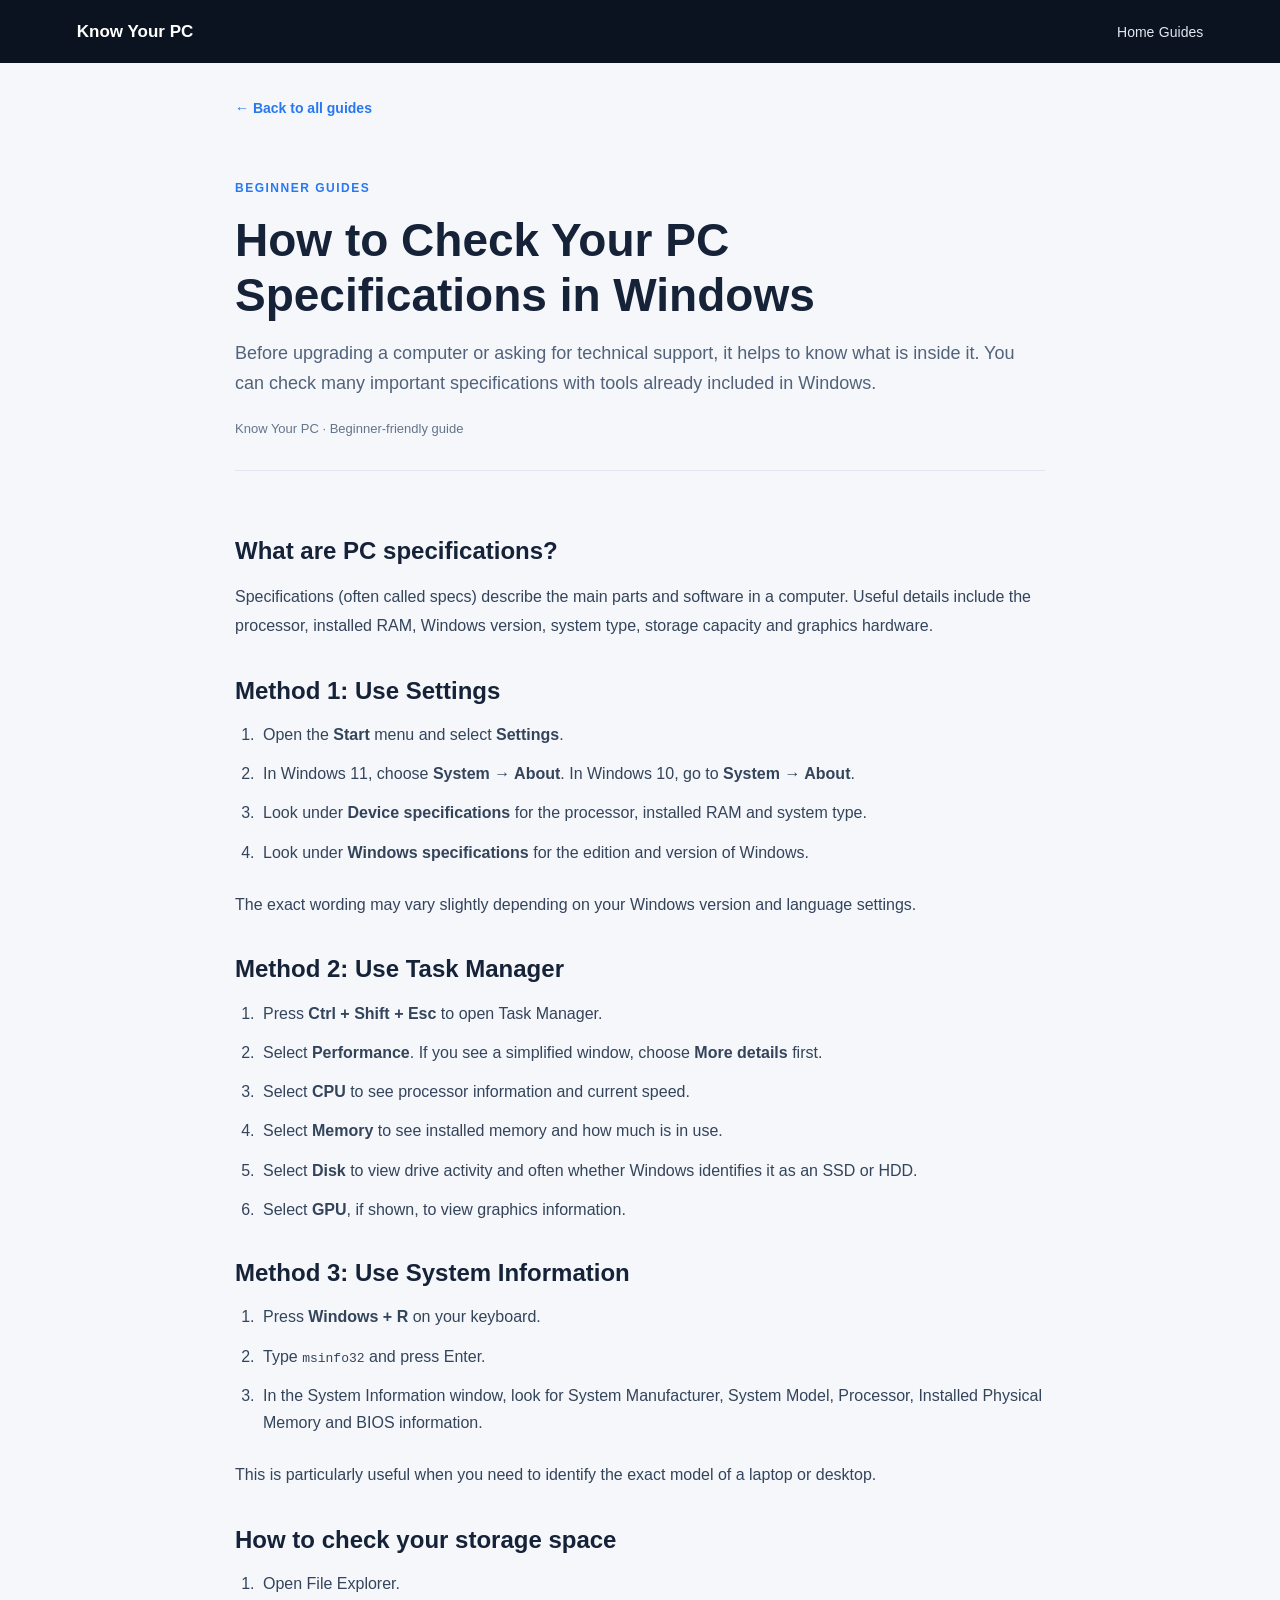
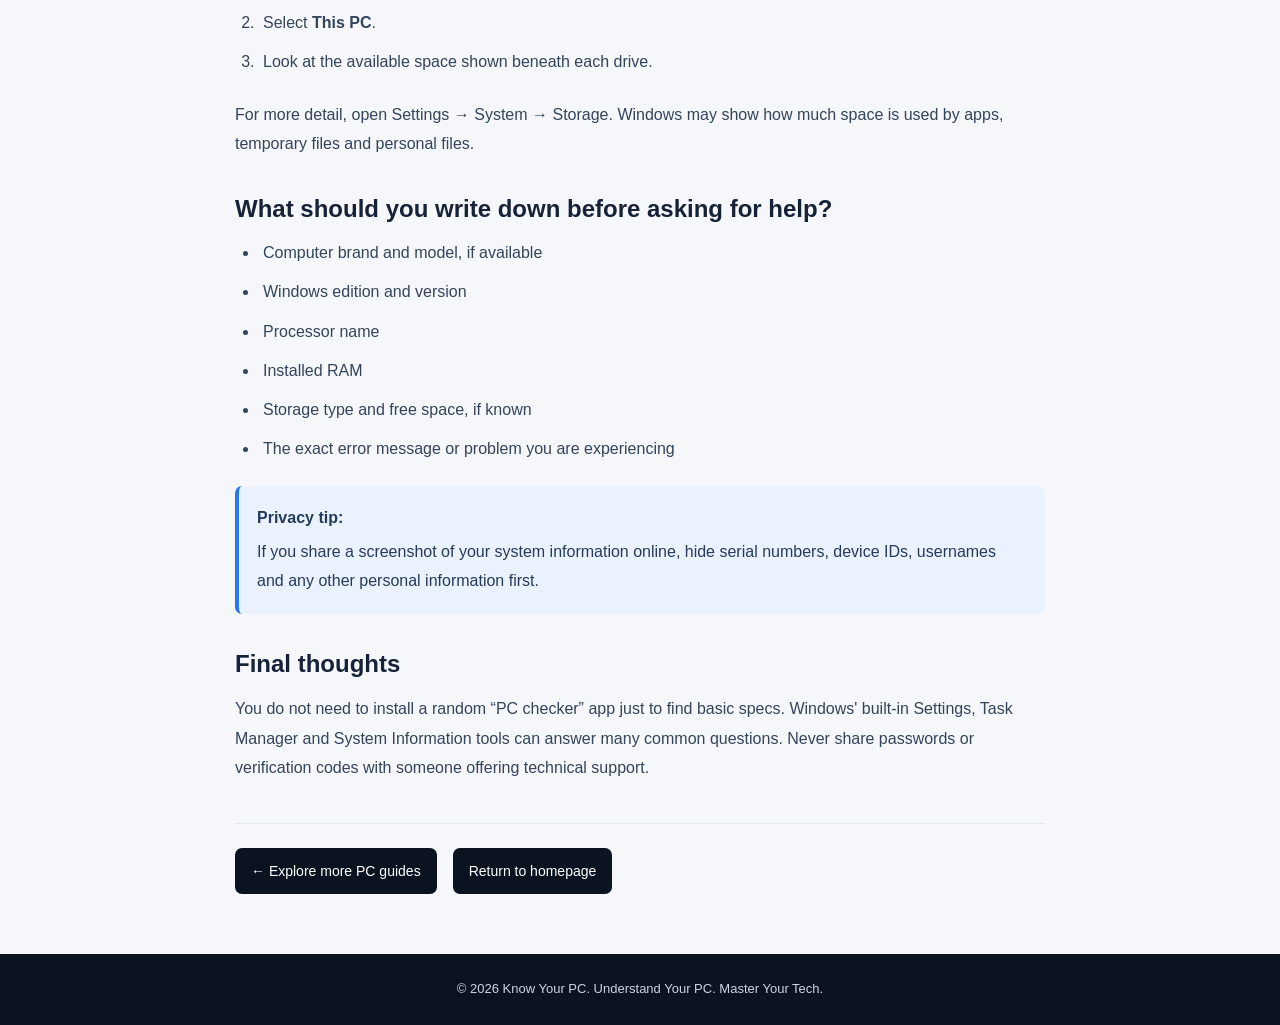
<file: articles/check-pc-specifications.html>
<!DOCTYPE html>
<html lang="en-ZA">
<head>
  <meta charset="UTF-8">
  <meta name="viewport" content="width=device-width, initial-scale=1.0">
  <meta name="description" content="Find your Windows PC's processor, RAM, Windows version, storage and graphics details using built-in tools.">
  <meta name="theme-color" content="#152238">
  <title>How to Check Your PC Specifications in Windows | Know Your PC</title>
  <link rel="stylesheet" href="../css/style.css">
</head>
<body>
  <header class="site-header">
    <nav class="navbar" aria-label="Main navigation">
      <a class="logo" href="../index.html">Know Your PC</a>
      <div class="nav-links">
        <a href="../index.html">Home</a>
        <a href="../index.html#articles">Guides</a>
      </div>
    </nav>
  </header>

  <main class="article-page">
    <a class="back-link" href="../index.html#articles">← Back to all guides</a>
    <article>
      <header class="article-header">
        <p class="category">BEGINNER GUIDES</p>
        <h1>How to Check Your PC Specifications in Windows</h1>
        <p class="article-intro">Before upgrading a computer or asking for technical support, it helps to know what is inside it. You can check many important specifications with tools already included in Windows.</p>
        <p class="article-meta">Know Your PC · Beginner-friendly guide</p>
      </header>
      <div class="article-content">
        
<h2>What are PC specifications?</h2>
<p>Specifications (often called specs) describe the main parts and software in a computer. Useful details include the processor, installed RAM, Windows version, system type, storage capacity and graphics hardware.</p>
<h2>Method 1: Use Settings</h2>
<ol>
<li>Open the <strong>Start</strong> menu and select <strong>Settings</strong>.</li>
<li>In Windows 11, choose <strong>System → About</strong>. In Windows 10, go to <strong>System → About</strong>.</li>
<li>Look under <strong>Device specifications</strong> for the processor, installed RAM and system type.</li>
<li>Look under <strong>Windows specifications</strong> for the edition and version of Windows.</li>
</ol>
<p>The exact wording may vary slightly depending on your Windows version and language settings.</p>
<h2>Method 2: Use Task Manager</h2>
<ol>
<li>Press <strong>Ctrl + Shift + Esc</strong> to open Task Manager.</li>
<li>Select <strong>Performance</strong>. If you see a simplified window, choose <strong>More details</strong> first.</li>
<li>Select <strong>CPU</strong> to see processor information and current speed.</li>
<li>Select <strong>Memory</strong> to see installed memory and how much is in use.</li>
<li>Select <strong>Disk</strong> to view drive activity and often whether Windows identifies it as an SSD or HDD.</li>
<li>Select <strong>GPU</strong>, if shown, to view graphics information.</li>
</ol>
<h2>Method 3: Use System Information</h2>
<ol>
<li>Press <strong>Windows + R</strong> on your keyboard.</li>
<li>Type <code>msinfo32</code> and press Enter.</li>
<li>In the System Information window, look for System Manufacturer, System Model, Processor, Installed Physical Memory and BIOS information.</li>
</ol>
<p>This is particularly useful when you need to identify the exact model of a laptop or desktop.</p>
<h2>How to check your storage space</h2>
<ol>
<li>Open File Explorer.</li>
<li>Select <strong>This PC</strong>.</li>
<li>Look at the available space shown beneath each drive.</li>
</ol>
<p>For more detail, open Settings → System → Storage. Windows may show how much space is used by apps, temporary files and personal files.</p>
<h2>What should you write down before asking for help?</h2>
<ul>
<li>Computer brand and model, if available</li>
<li>Windows edition and version</li>
<li>Processor name</li>
<li>Installed RAM</li>
<li>Storage type and free space, if known</li>
<li>The exact error message or problem you are experiencing</li>
</ul>
<div class="tip-box"><strong>Privacy tip:</strong> If you share a screenshot of your system information online, hide serial numbers, device IDs, usernames and any other personal information first.</div>
<h2>Final thoughts</h2>
<p>You do not need to install a random “PC checker” app just to find basic specs. Windows' built-in Settings, Task Manager and System Information tools can answer many common questions. Never share passwords or verification codes with someone offering technical support.</p>

      </div>
    </article>
    <nav class="article-navigation" aria-label="Article navigation">
      <a href="../index.html#articles">← Explore more PC guides</a>
      <a href="../index.html">Return to homepage</a>
    </nav>
  </main>

  <footer class="site-footer">
    <p>© <span id="currentYear">2026</span> Know Your PC. Understand Your PC. Master Your Tech.</p>
  </footer>
  <script src="../js/main.js"></script>
</body>
</html>
</file>
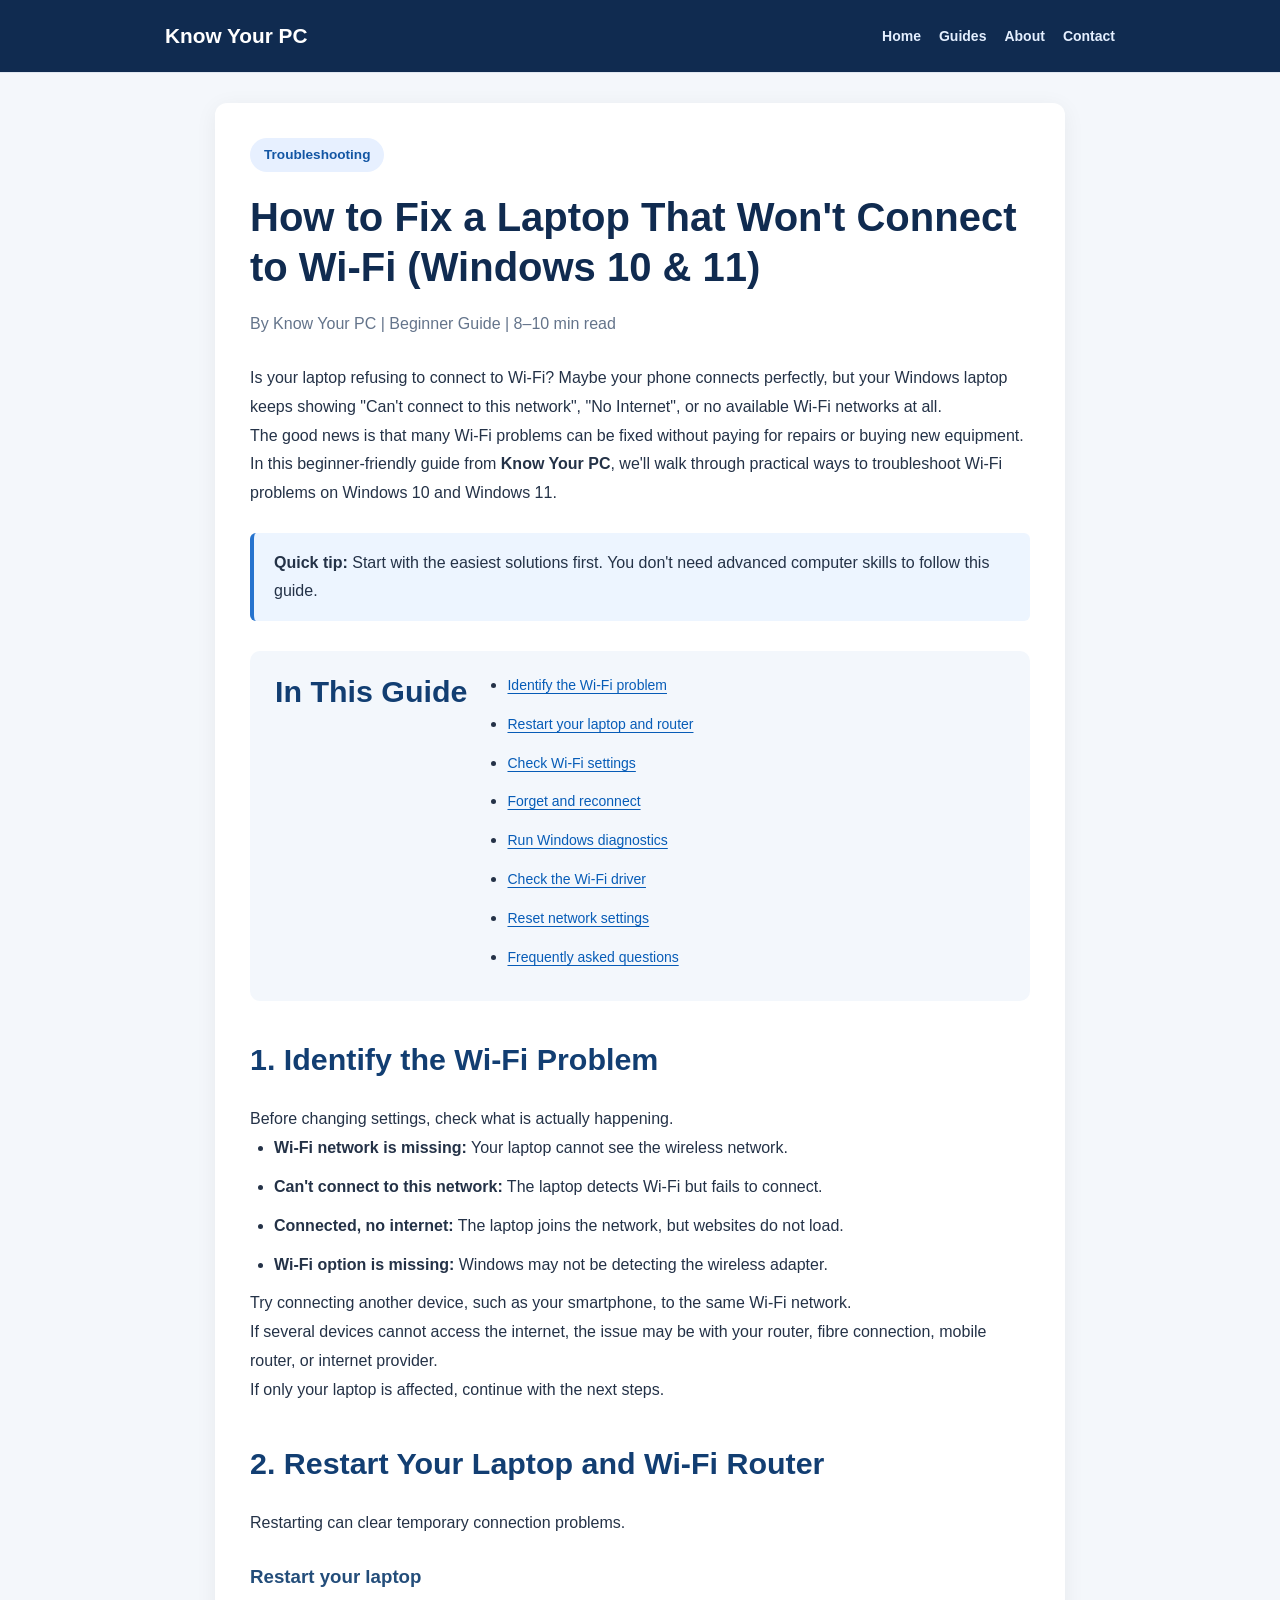
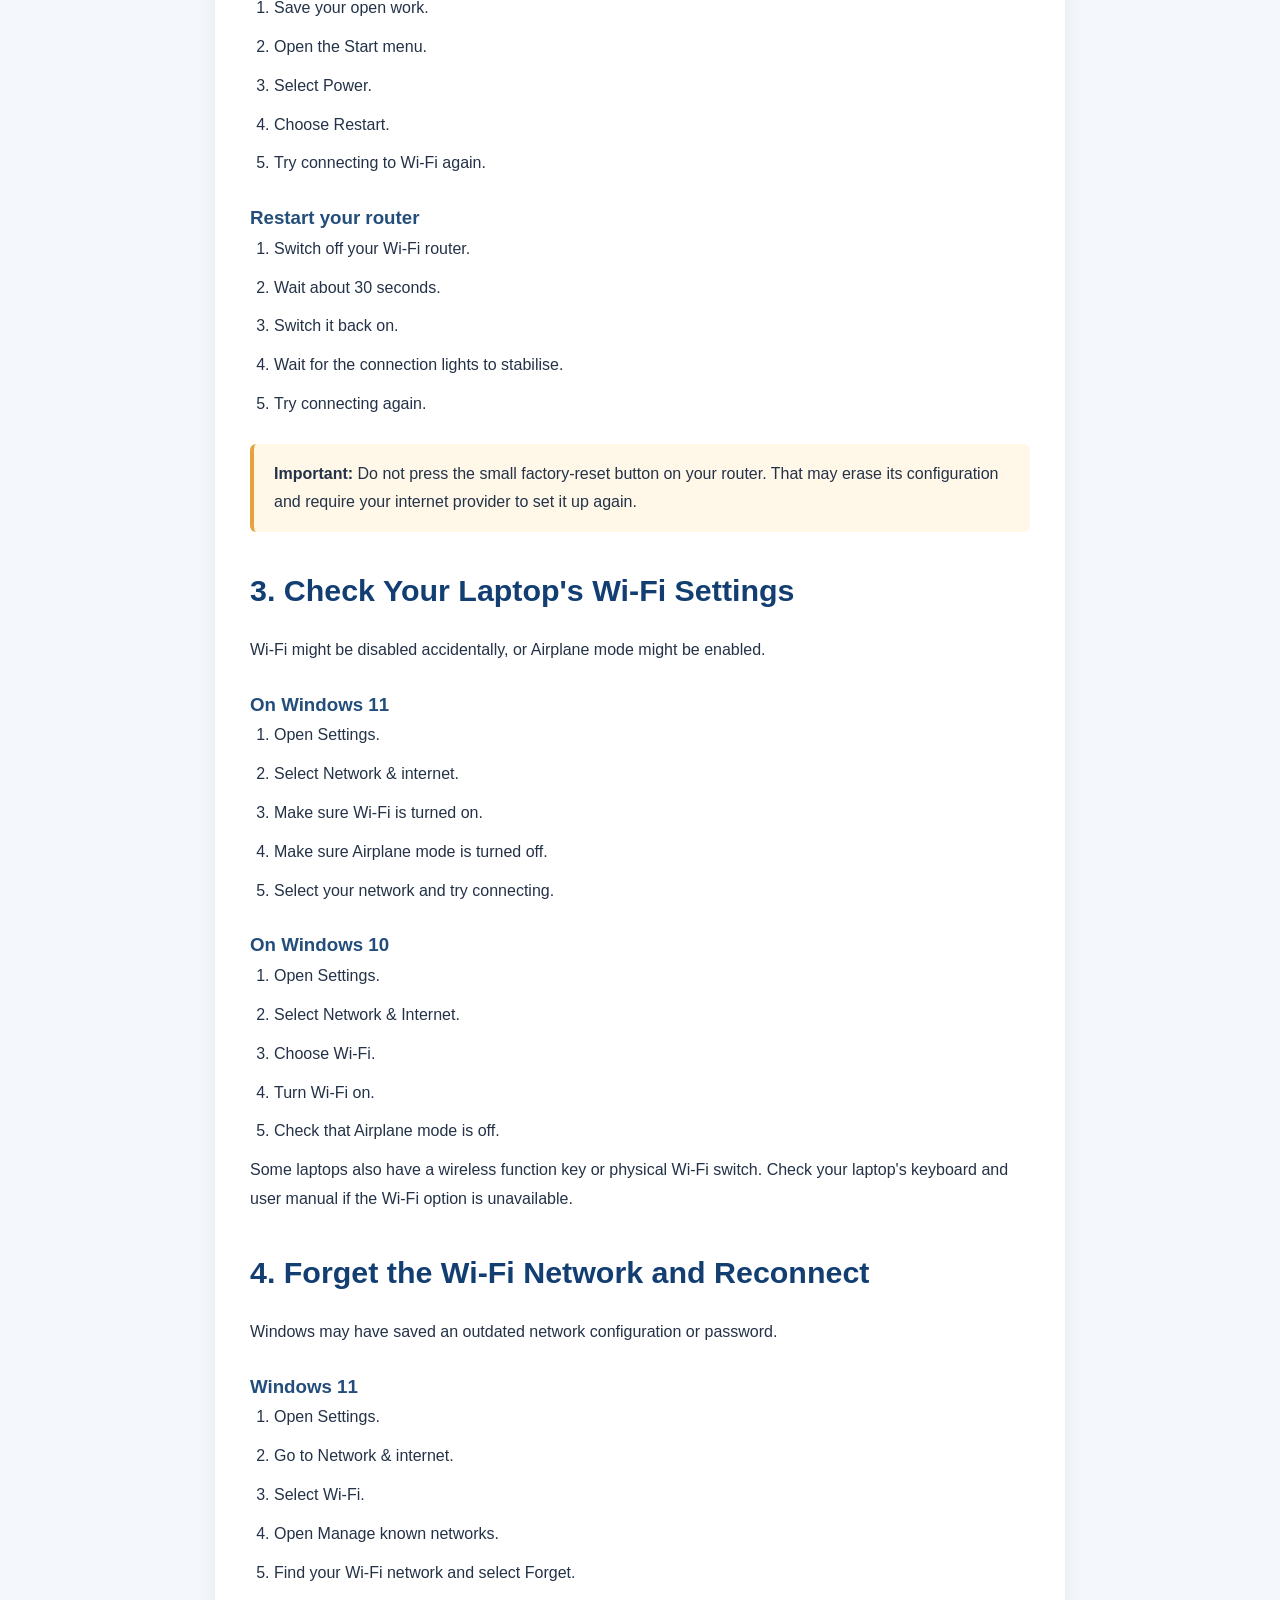
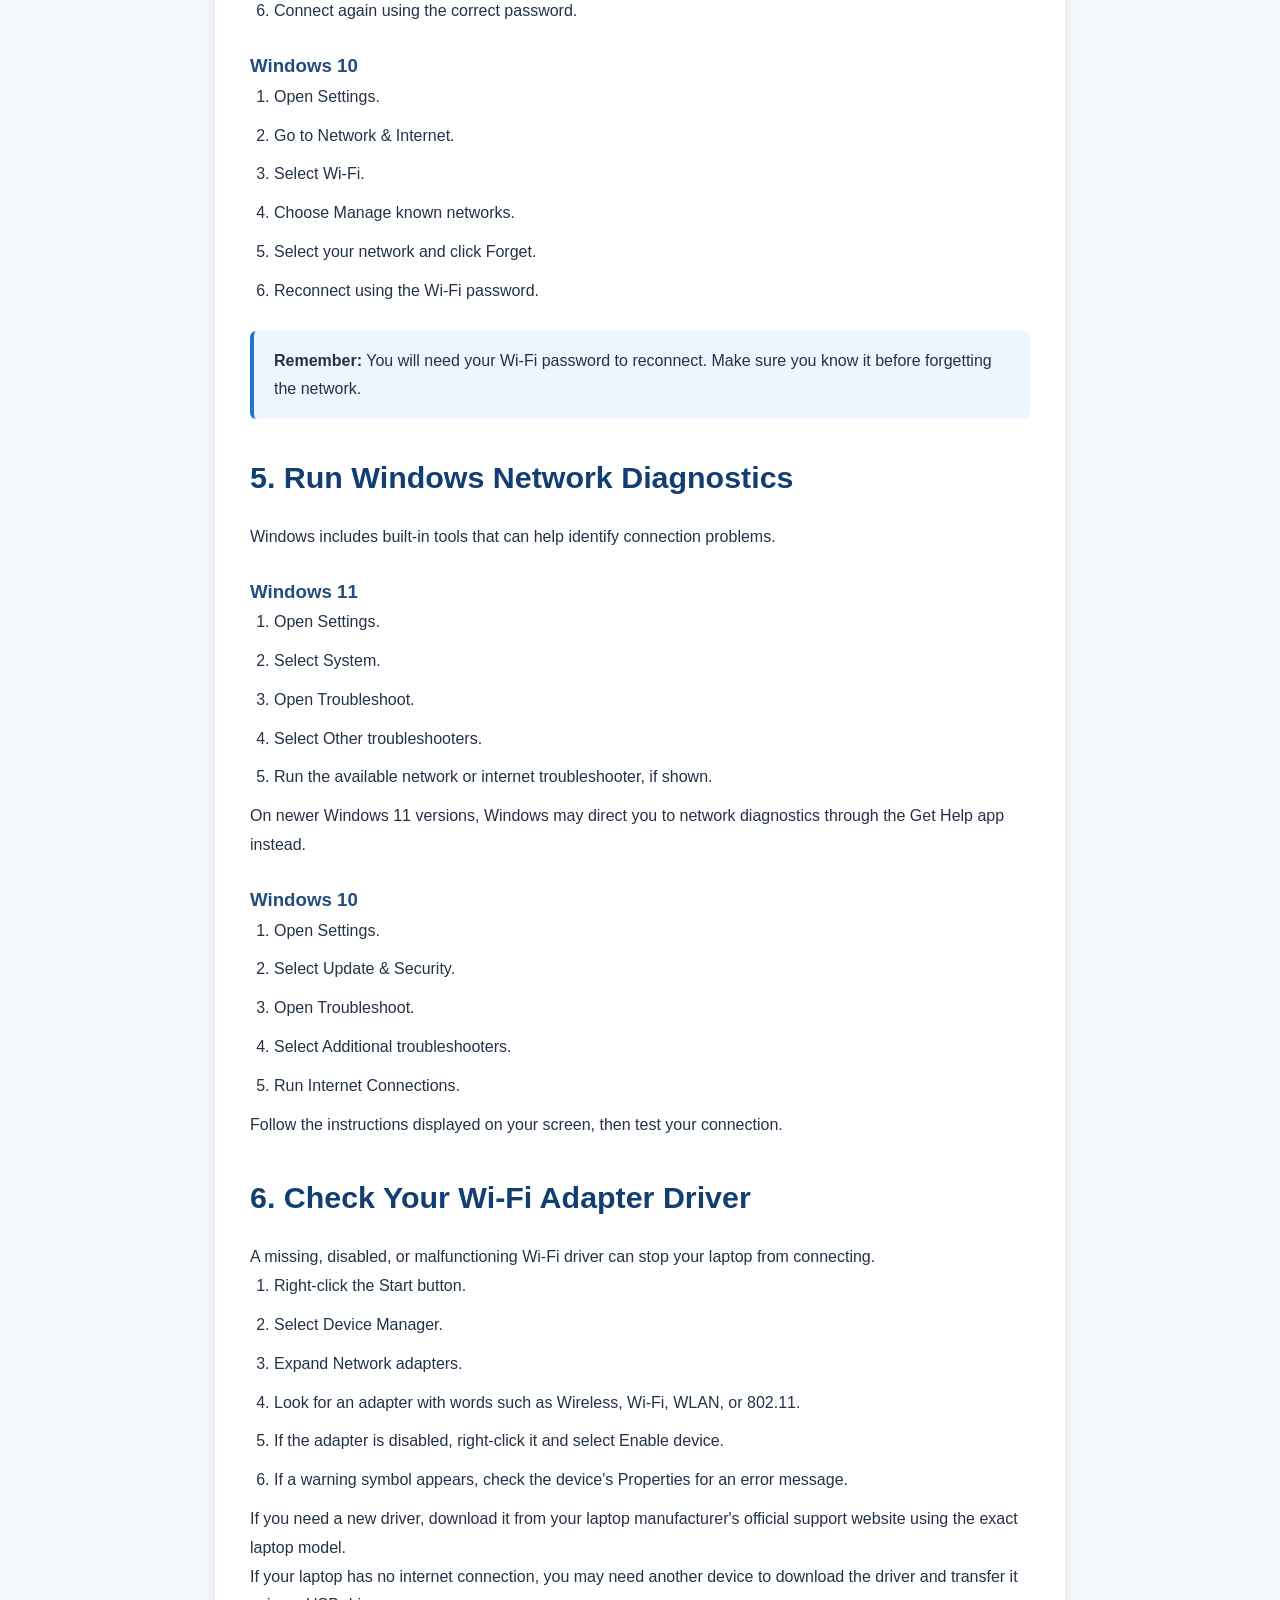
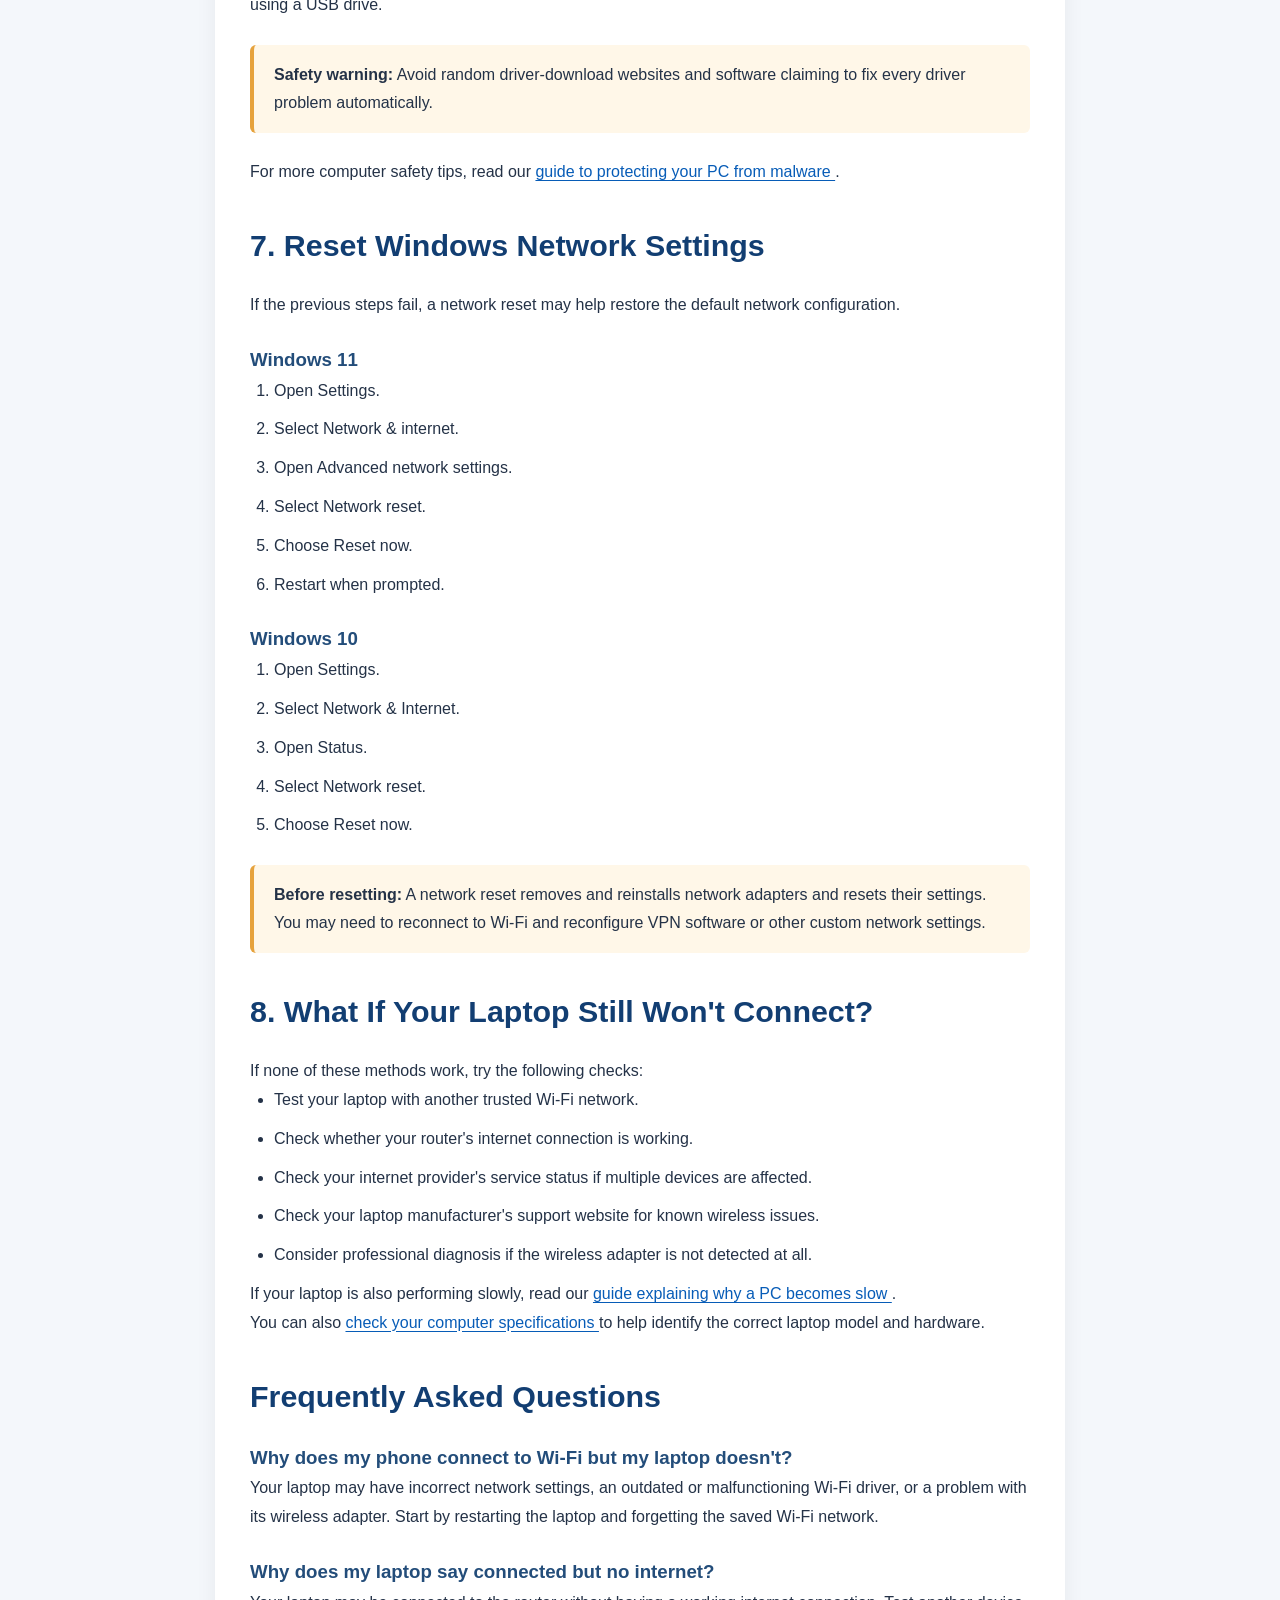
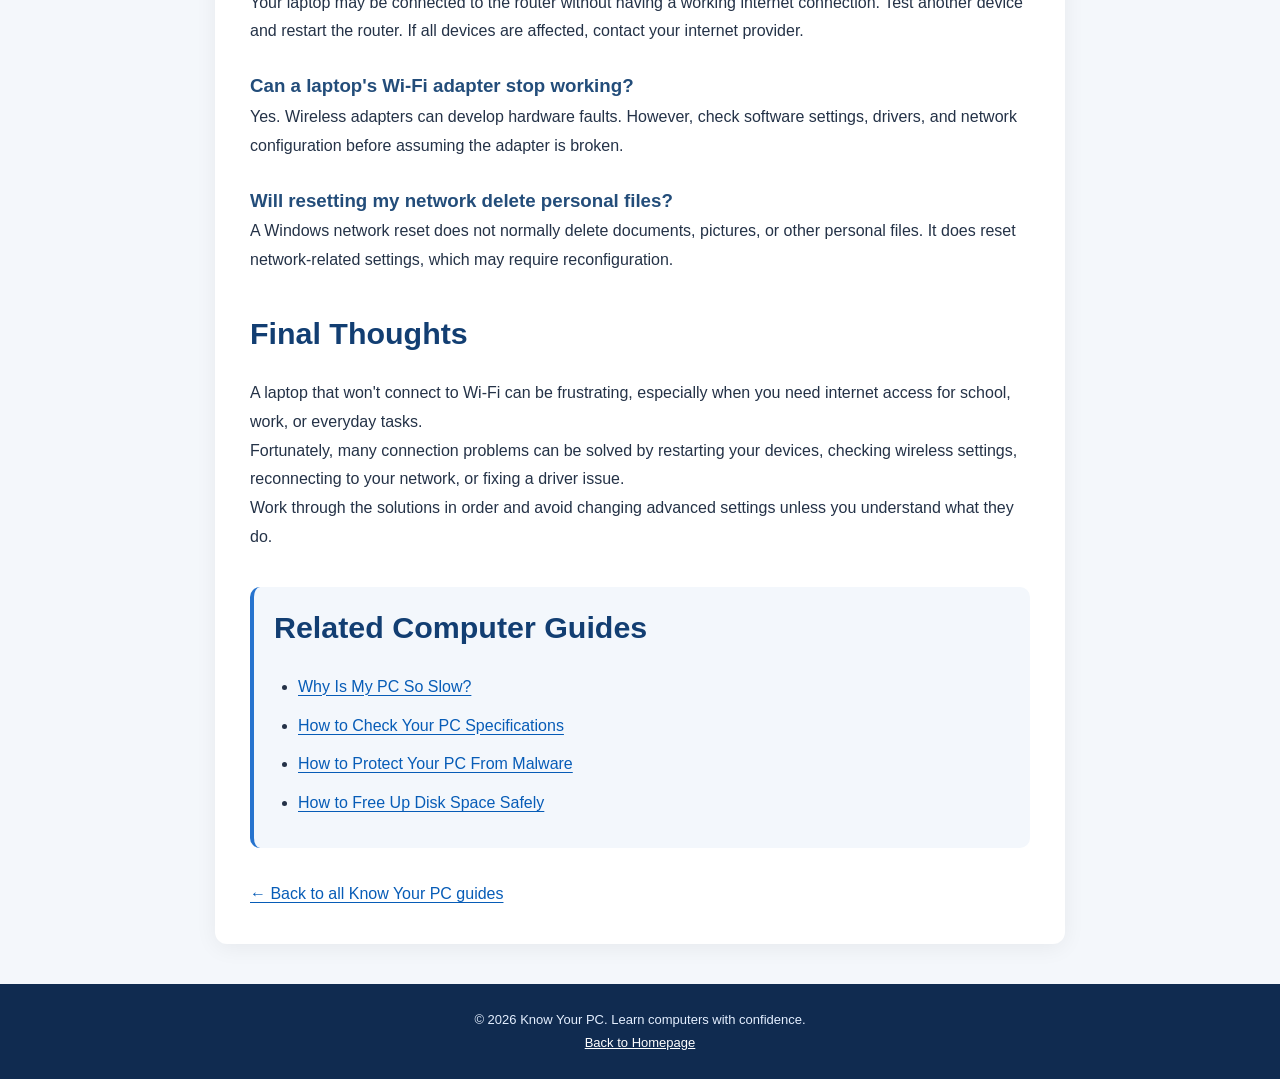
<file: articles/fix-laptop-wifi-not-connecting.html>
<!DOCTYPE html>
<html lang="en-ZA">
<head>
  <meta charset="UTF-8">
  <meta name="viewport" content="width=device-width, initial-scale=1.0">

  <title>How to Fix Laptop Wi-Fi Not Connecting | Know Your PC</title>

  <meta name="description" content="Laptop not connecting to Wi-Fi? Follow these easy Windows 10 and 11 troubleshooting steps to fix wireless internet problems safely.">

  <meta name="robots" content="index, follow">

  <link rel="canonical" href="https://skalavegent.github.io/know-your-pc/articles/fix-laptop-wifi-not-connecting.html">

  <meta property="og:type" content="article">
  <meta property="og:title" content="How to Fix a Laptop That Won't Connect to Wi-Fi">
  <meta property="og:description" content="Easy Wi-Fi troubleshooting for Windows 10 and Windows 11 beginners.">
  <meta property="og:url" content="https://skalavegent.github.io/know-your-pc/articles/fix-laptop-wifi-not-connecting.html">
  <meta property="og:site_name" content="Know Your PC">

  <link rel="stylesheet" href="../css/style.css">

  <style>
    * {
      box-sizing: border-box;
    }

    body {
      margin: 0;
      background: #f4f7fb;
      color: #243247;
      font-family: Arial, Helvetica, sans-serif;
      line-height: 1.75;
    }

    .article-header {
      background: #102b50;
      color: white;
      padding: 18px 20px;
    }

    .article-header-inner {
      max-width: 950px;
      margin: auto;
      display: flex;
      align-items: center;
      justify-content: space-between;
      gap: 15px;
      flex-wrap: wrap;
    }

    .article-logo {
      font-size: 1.3rem;
      font-weight: 700;
      color: white;
      text-decoration: none;
    }

    .article-nav {
      display: flex;
      gap: 18px;
      flex-wrap: wrap;
    }

    .article-nav a {
      color: #e4efff;
      text-decoration: none;
      font-weight: 600;
    }

    .article-nav a:hover,
    .article-nav a:focus-visible {
      text-decoration: underline;
    }

    .article-container {
      max-width: 850px;
      margin: 30px auto;
      padding: 35px;
      background: white;
      border-radius: 12px;
      box-shadow: 0 4px 22px rgba(0, 0, 0, 0.06);
    }

    .article-category {
      display: inline-block;
      background: #e7f0ff;
      color: #1356a4;
      border-radius: 20px;
      padding: 5px 14px;
      font-size: 0.85rem;
      font-weight: 700;
    }

    .article-container h1 {
      color: #102b50;
      font-size: clamp(1.8rem, 5vw, 2.5rem);
      line-height: 1.25;
      margin-bottom: 15px;
    }

    .article-container h2 {
      color: #123e72;
      margin-top: 38px;
      line-height: 1.35;
    }

    .article-container h3 {
      color: #234d7a;
      margin-top: 24px;
    }

    .article-container p,
    .article-container li {
      font-size: 1rem;
    }

    .article-container a {
      color: #075cb7;
      text-decoration: underline;
      text-underline-offset: 3px;
    }

    .article-meta {
      color: #64748b;
      font-size: 0.9rem;
      margin-bottom: 25px;
    }

    .info-box {
      background: #edf5ff;
      border-left: 4px solid #2673ce;
      padding: 16px 20px;
      border-radius: 6px;
      margin: 25px 0;
    }

    .warning-box {
      background: #fff7e8;
      border-left: 4px solid #e6a23c;
      padding: 16px 20px;
      border-radius: 6px;
      margin: 25px 0;
    }

    .toc {
      background: #f3f7fc;
      padding: 20px 25px;
      border-radius: 10px;
      margin: 30px 0;
    }

    .toc h2 {
      margin-top: 0;
    }

    .toc ul {
      padding-left: 20px;
    }

    .article-container ol,
    .article-container ul {
      padding-left: 24px;
    }

    .article-container li {
      margin-bottom: 10px;
    }

    .related-guides {
      background: #f3f7fc;
      padding: 20px;
      border-radius: 10px;
      margin-top: 35px;
    }

    .related-guides h2 {
      margin-top: 0;
    }

    .article-footer {
      background: #102b50;
      color: #e4efff;
      text-align: center;
      padding: 25px 15px;
      margin-top: 40px;
    }

    .article-footer a {
      color: white;
    }

    @media (max-width: 600px) {
      .article-container {
        margin: 15px 10px;
        padding: 22px 18px;
      }

      .article-header-inner {
        align-items: flex-start;
      }

      .article-nav {
        gap: 12px;
      }
    }
  </style>
</head>

<body>

  <header class="article-header">
    <div class="article-header-inner">
      <a class="article-logo" href="../index.html">Know Your PC</a>

      <nav class="article-nav" aria-label="Main navigation">
        <a href="../index.html">Home</a>
        <a href="../index.html#articles">Guides</a>
        <a href="../about.html">About</a>
        <a href="../contact.html">Contact</a>
      </nav>
    </div>
  </header>

  <main>
    <article class="article-container">

      <span class="article-category">Troubleshooting</span>

      <h1>How to Fix a Laptop That Won't Connect to Wi-Fi (Windows 10 &amp; 11)</h1>

      <p class="article-meta">
        By Know Your PC | Beginner Guide | 8–10 min read
      </p>

      <p>
        Is your laptop refusing to connect to Wi-Fi?
        Maybe your phone connects perfectly, but your
        Windows laptop keeps showing "Can't connect
        to this network", "No Internet", or no available
        Wi-Fi networks at all.
      </p>

      <p>
        The good news is that many Wi-Fi problems can
        be fixed without paying for repairs or buying
        new equipment.
      </p>

      <p>
        In this beginner-friendly guide from
        <strong>Know Your PC</strong>, we'll walk through
        practical ways to troubleshoot Wi-Fi problems
        on Windows 10 and Windows 11.
      </p>

      <div class="info-box">
        <strong>Quick tip:</strong>
        Start with the easiest solutions first.
        You don't need advanced computer skills
        to follow this guide.
      </div>

      <nav class="toc" aria-label="Table of contents">
        <h2>In This Guide</h2>
        <ul>
          <li><a href="#identify">Identify the Wi-Fi problem</a></li>
          <li><a href="#restart">Restart your laptop and router</a></li>
          <li><a href="#wifi-settings">Check Wi-Fi settings</a></li>
          <li><a href="#forget-network">Forget and reconnect</a></li>
          <li><a href="#troubleshooter">Run Windows diagnostics</a></li>
          <li><a href="#driver">Check the Wi-Fi driver</a></li>
          <li><a href="#network-reset">Reset network settings</a></li>
          <li><a href="#faq">Frequently asked questions</a></li>
        </ul>
      </nav>

      <h2 id="identify">1. Identify the Wi-Fi Problem</h2>

      <p>
        Before changing settings, check what is
        actually happening.
      </p>

      <ul>
        <li>
          <strong>Wi-Fi network is missing:</strong>
          Your laptop cannot see the wireless network.
        </li>
        <li>
          <strong>Can't connect to this network:</strong>
          The laptop detects Wi-Fi but fails to connect.
        </li>
        <li>
          <strong>Connected, no internet:</strong>
          The laptop joins the network, but websites
          do not load.
        </li>
        <li>
          <strong>Wi-Fi option is missing:</strong>
          Windows may not be detecting the wireless adapter.
        </li>
      </ul>

      <p>
        Try connecting another device, such as your
        smartphone, to the same Wi-Fi network.
      </p>

      <p>
        If several devices cannot access the internet,
        the issue may be with your router, fibre
        connection, mobile router, or internet provider.
      </p>

      <p>
        If only your laptop is affected, continue
        with the next steps.
      </p>

      <h2 id="restart">2. Restart Your Laptop and Wi-Fi Router</h2>

      <p>
        Restarting can clear temporary connection
        problems.
      </p>

      <h3>Restart your laptop</h3>

      <ol>
        <li>Save your open work.</li>
        <li>Open the Start menu.</li>
        <li>Select Power.</li>
        <li>Choose Restart.</li>
        <li>Try connecting to Wi-Fi again.</li>
      </ol>

      <h3>Restart your router</h3>

      <ol>
        <li>Switch off your Wi-Fi router.</li>
        <li>Wait about 30 seconds.</li>
        <li>Switch it back on.</li>
        <li>Wait for the connection lights to stabilise.</li>
        <li>Try connecting again.</li>
      </ol>

      <div class="warning-box">
        <strong>Important:</strong>
        Do not press the small factory-reset button
        on your router. That may erase its configuration
        and require your internet provider to set it
        up again.
      </div>

      <h2 id="wifi-settings">3. Check Your Laptop's Wi-Fi Settings</h2>

      <p>
        Wi-Fi might be disabled accidentally, or
        Airplane mode might be enabled.
      </p>

      <h3>On Windows 11</h3>

      <ol>
        <li>Open Settings.</li>
        <li>Select Network &amp; internet.</li>
        <li>Make sure Wi-Fi is turned on.</li>
        <li>Make sure Airplane mode is turned off.</li>
        <li>Select your network and try connecting.</li>
      </ol>

      <h3>On Windows 10</h3>

      <ol>
        <li>Open Settings.</li>
        <li>Select Network &amp; Internet.</li>
        <li>Choose Wi-Fi.</li>
        <li>Turn Wi-Fi on.</li>
        <li>Check that Airplane mode is off.</li>
      </ol>

      <p>
        Some laptops also have a wireless function key
        or physical Wi-Fi switch. Check your laptop's
        keyboard and user manual if the Wi-Fi option
        is unavailable.
      </p>

      <h2 id="forget-network">4. Forget the Wi-Fi Network and Reconnect</h2>

      <p>
        Windows may have saved an outdated network
        configuration or password.
      </p>

      <h3>Windows 11</h3>

      <ol>
        <li>Open Settings.</li>
        <li>Go to Network &amp; internet.</li>
        <li>Select Wi-Fi.</li>
        <li>Open Manage known networks.</li>
        <li>Find your Wi-Fi network and select Forget.</li>
        <li>Connect again using the correct password.</li>
      </ol>

      <h3>Windows 10</h3>

      <ol>
        <li>Open Settings.</li>
        <li>Go to Network &amp; Internet.</li>
        <li>Select Wi-Fi.</li>
        <li>Choose Manage known networks.</li>
        <li>Select your network and click Forget.</li>
        <li>Reconnect using the Wi-Fi password.</li>
      </ol>

      <div class="info-box">
        <strong>Remember:</strong>
        You will need your Wi-Fi password to reconnect.
        Make sure you know it before forgetting
        the network.
      </div>

      <h2 id="troubleshooter">5. Run Windows Network Diagnostics</h2>

      <p>
        Windows includes built-in tools that can help
        identify connection problems.
      </p>

      <h3>Windows 11</h3>

      <ol>
        <li>Open Settings.</li>
        <li>Select System.</li>
        <li>Open Troubleshoot.</li>
        <li>Select Other troubleshooters.</li>
        <li>
          Run the available network or internet
          troubleshooter, if shown.
        </li>
      </ol>

      <p>
        On newer Windows 11 versions, Windows may
        direct you to network diagnostics through
        the Get Help app instead.
      </p>

      <h3>Windows 10</h3>

      <ol>
        <li>Open Settings.</li>
        <li>Select Update &amp; Security.</li>
        <li>Open Troubleshoot.</li>
        <li>Select Additional troubleshooters.</li>
        <li>Run Internet Connections.</li>
      </ol>

      <p>
        Follow the instructions displayed on your
        screen, then test your connection.
      </p>

      <h2 id="driver">6. Check Your Wi-Fi Adapter Driver</h2>

      <p>
        A missing, disabled, or malfunctioning Wi-Fi
        driver can stop your laptop from connecting.
      </p>

      <ol>
        <li>Right-click the Start button.</li>
        <li>Select Device Manager.</li>
        <li>Expand Network adapters.</li>
        <li>
          Look for an adapter with words such as
          Wireless, Wi-Fi, WLAN, or 802.11.
        </li>
        <li>
          If the adapter is disabled, right-click it
          and select Enable device.
        </li>
        <li>
          If a warning symbol appears, check the
          device's Properties for an error message.
        </li>
      </ol>

      <p>
        If you need a new driver, download it from
        your laptop manufacturer's official support
        website using the exact laptop model.
      </p>

      <p>
        If your laptop has no internet connection,
        you may need another device to download the
        driver and transfer it using a USB drive.
      </p>

      <div class="warning-box">
        <strong>Safety warning:</strong>
        Avoid random driver-download websites
        and software claiming to fix every driver
        problem automatically.
      </div>

      <p>
        For more computer safety tips, read our
        <a href="protect-pc-from-malware.html">
          guide to protecting your PC from malware
        </a>.
      </p>

      <h2 id="network-reset">7. Reset Windows Network Settings</h2>

      <p>
        If the previous steps fail, a network reset
        may help restore the default network
        configuration.
      </p>

      <h3>Windows 11</h3>

      <ol>
        <li>Open Settings.</li>
        <li>Select Network &amp; internet.</li>
        <li>Open Advanced network settings.</li>
        <li>Select Network reset.</li>
        <li>Choose Reset now.</li>
        <li>Restart when prompted.</li>
      </ol>

      <h3>Windows 10</h3>

      <ol>
        <li>Open Settings.</li>
        <li>Select Network &amp; Internet.</li>
        <li>Open Status.</li>
        <li>Select Network reset.</li>
        <li>Choose Reset now.</li>
      </ol>

      <div class="warning-box">
        <strong>Before resetting:</strong>
        A network reset removes and reinstalls
        network adapters and resets their settings.
        You may need to reconnect to Wi-Fi and
        reconfigure VPN software or other custom
        network settings.
      </div>

      <h2>8. What If Your Laptop Still Won't Connect?</h2>

      <p>
        If none of these methods work, try the
        following checks:
      </p>

      <ul>
        <li>
          Test your laptop with another trusted
          Wi-Fi network.
        </li>
        <li>
          Check whether your router's internet
          connection is working.
        </li>
        <li>
          Check your internet provider's service
          status if multiple devices are affected.
        </li>
        <li>
          Check your laptop manufacturer's support
          website for known wireless issues.
        </li>
        <li>
          Consider professional diagnosis if the
          wireless adapter is not detected at all.
        </li>
      </ul>

      <p>
        If your laptop is also performing slowly,
        read our
        <a href="why-pc-is-slow.html">
          guide explaining why a PC becomes slow
        </a>.
      </p>

      <p>
        You can also
        <a href="check-pc-specifications.html">
          check your computer specifications
        </a>
        to help identify the correct laptop model
        and hardware.
      </p>

      <h2 id="faq">Frequently Asked Questions</h2>

      <h3>Why does my phone connect to Wi-Fi but my laptop doesn't?</h3>

      <p>
        Your laptop may have incorrect network settings,
        an outdated or malfunctioning Wi-Fi driver,
        or a problem with its wireless adapter.
        Start by restarting the laptop and forgetting
        the saved Wi-Fi network.
      </p>

      <h3>Why does my laptop say connected but no internet?</h3>

      <p>
        Your laptop may be connected to the router
        without having a working internet connection.
        Test another device and restart the router.
        If all devices are affected, contact your
        internet provider.
      </p>

      <h3>Can a laptop's Wi-Fi adapter stop working?</h3>

      <p>
        Yes. Wireless adapters can develop hardware
        faults. However, check software settings,
        drivers, and network configuration before
        assuming the adapter is broken.
      </p>

      <h3>Will resetting my network delete personal files?</h3>

      <p>
        A Windows network reset does not normally
        delete documents, pictures, or other personal
        files. It does reset network-related settings,
        which may require reconfiguration.
      </p>

      <h2>Final Thoughts</h2>

      <p>
        A laptop that won't connect to Wi-Fi can
        be frustrating, especially when you need
        internet access for school, work, or
        everyday tasks.
      </p>

      <p>
        Fortunately, many connection problems can
        be solved by restarting your devices,
        checking wireless settings, reconnecting
        to your network, or fixing a driver issue.
      </p>

      <p>
        Work through the solutions in order and
        avoid changing advanced settings unless
        you understand what they do.
      </p>

      <section class="related-guides" aria-labelledby="related-heading">
        <h2 id="related-heading">Related Computer Guides</h2>

        <ul>
          <li>
            <a href="why-pc-is-slow.html">
              Why Is My PC So Slow?
            </a>
          </li>

          <li>
            <a href="check-pc-specifications.html">
              How to Check Your PC Specifications
            </a>
          </li>

          <li>
            <a href="protect-pc-from-malware.html">
              How to Protect Your PC From Malware
            </a>
          </li>

          <li>
            <a href="free-up-disk-space-safely.html">
              How to Free Up Disk Space Safely
            </a>
          </li>
        </ul>
      </section>

      <p>
        <a href="../index.html#articles">
          ← Back to all Know Your PC guides
        </a>
      </p>

    </article>
  </main>

  <footer class="article-footer">
    <p>© 2026 Know Your PC. Learn computers with confidence.</p>
    <p><a href="../index.html">Back to Homepage</a></p>
  </footer>

</body>
  </html>
</file>
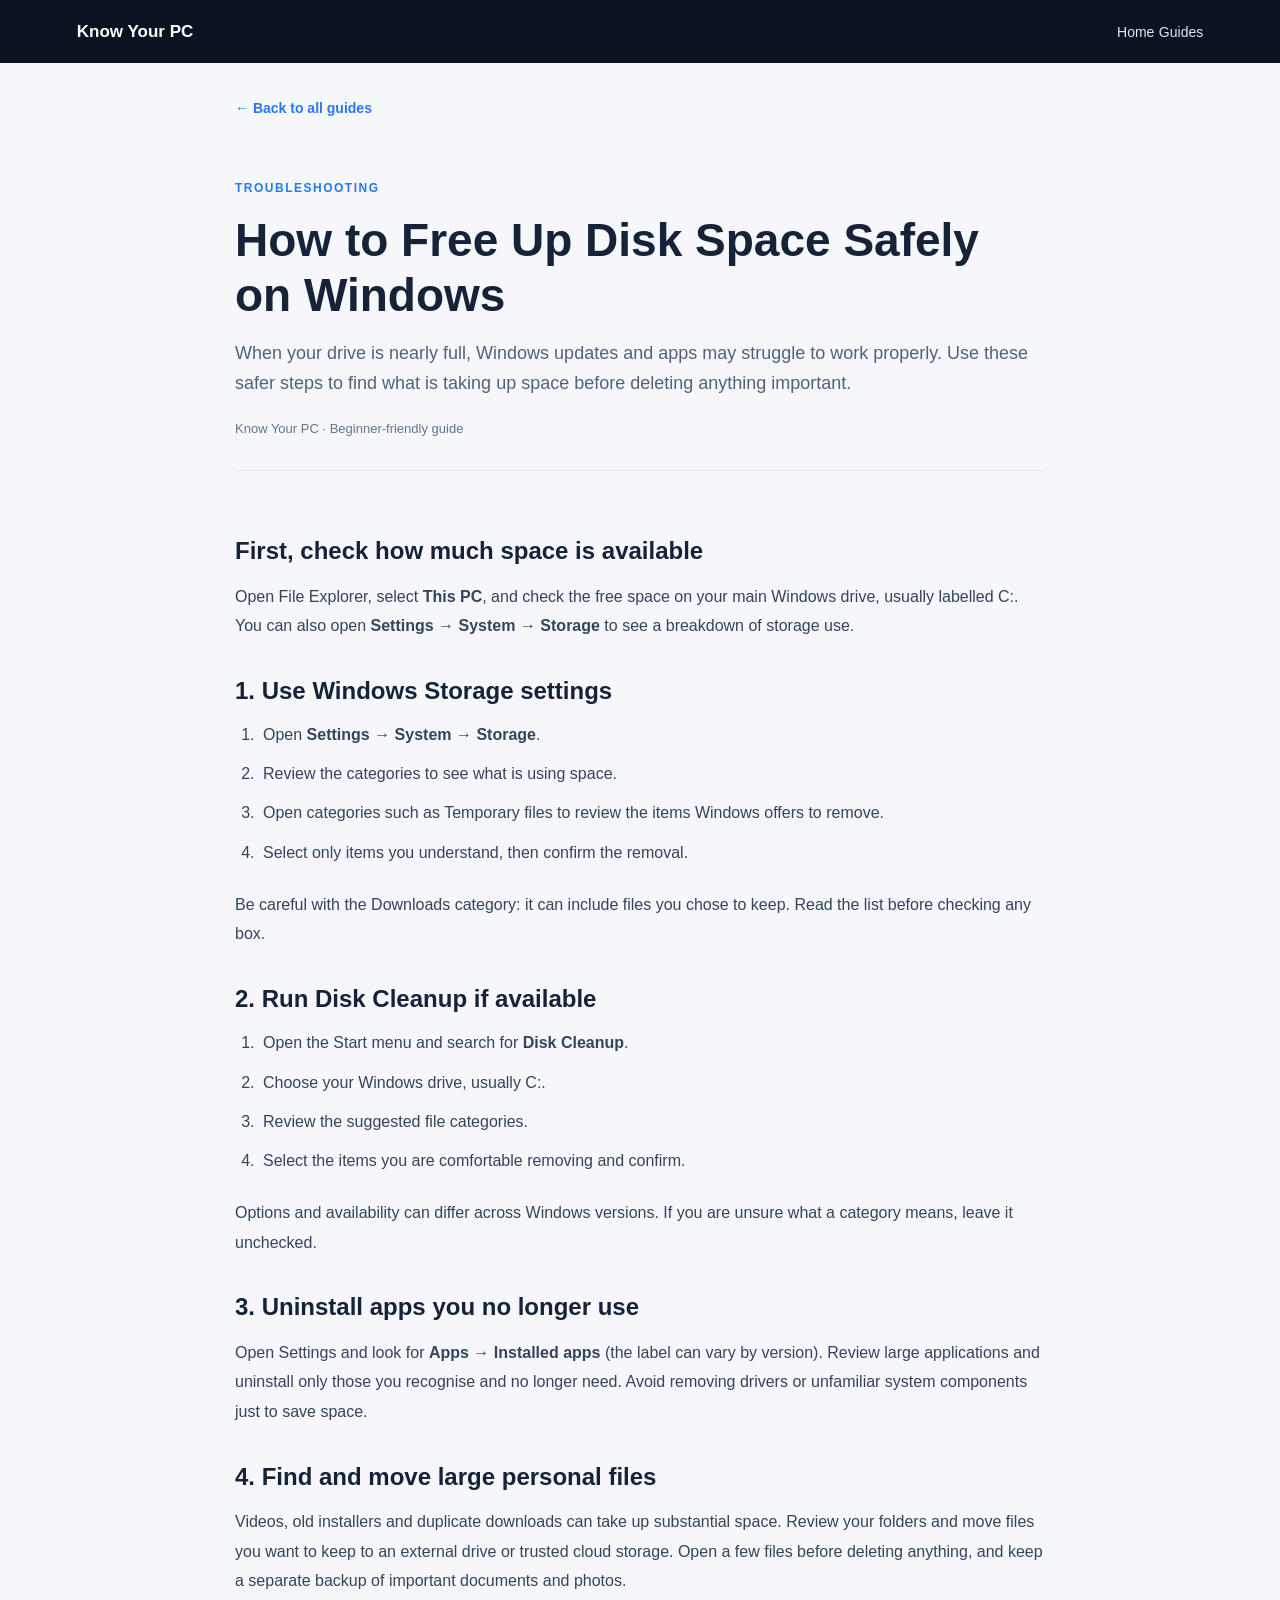
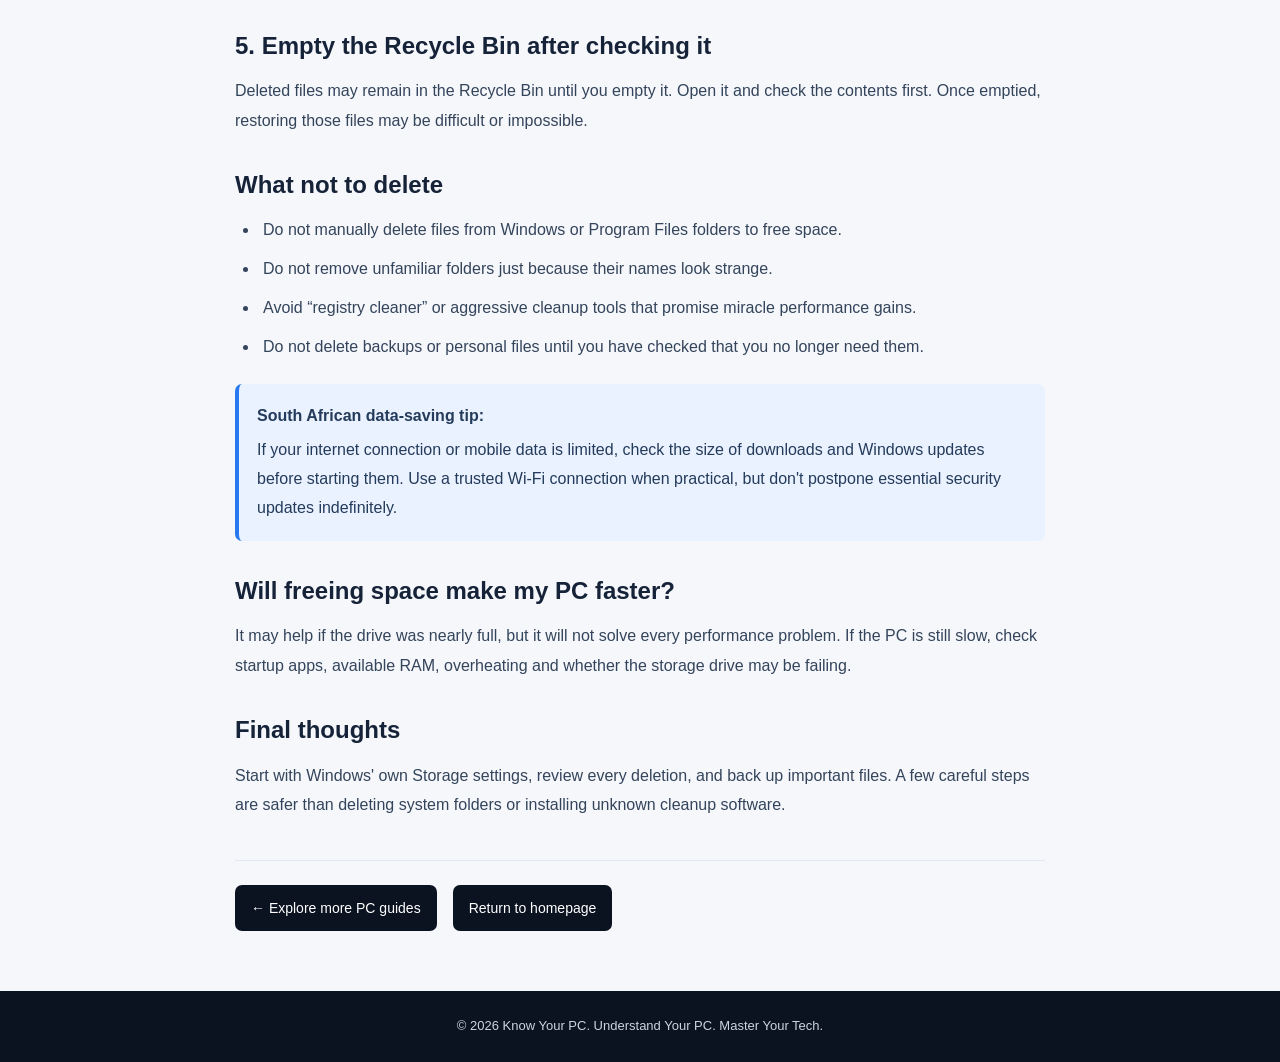
<file: articles/free-up-disk-space-safely.html>
<!DOCTYPE html>
<html lang="en-ZA">
<head>
  <meta charset="UTF-8">
  <meta name="viewport" content="width=device-width, initial-scale=1.0">
  <meta name="description" content="Free storage space on a Windows PC with safe built-in tools, without accidentally deleting personal files.">
  <meta name="theme-color" content="#152238">
  <title>How to Free Up Disk Space Safely on Windows | Know Your PC</title>
  <link rel="stylesheet" href="../css/style.css">
</head>
<body>
  <header class="site-header">
    <nav class="navbar" aria-label="Main navigation">
      <a class="logo" href="../index.html">Know Your PC</a>
      <div class="nav-links">
        <a href="../index.html">Home</a>
        <a href="../index.html#articles">Guides</a>
      </div>
    </nav>
  </header>

  <main class="article-page">
    <a class="back-link" href="../index.html#articles">← Back to all guides</a>
    <article>
      <header class="article-header">
        <p class="category">TROUBLESHOOTING</p>
        <h1>How to Free Up Disk Space Safely on Windows</h1>
        <p class="article-intro">When your drive is nearly full, Windows updates and apps may struggle to work properly. Use these safer steps to find what is taking up space before deleting anything important.</p>
        <p class="article-meta">Know Your PC · Beginner-friendly guide</p>
      </header>
      <div class="article-content">
        
<h2>First, check how much space is available</h2>
<p>Open File Explorer, select <strong>This PC</strong>, and check the free space on your main Windows drive, usually labelled C:. You can also open <strong>Settings → System → Storage</strong> to see a breakdown of storage use.</p>
<h2>1. Use Windows Storage settings</h2>
<ol>
<li>Open <strong>Settings → System → Storage</strong>.</li>
<li>Review the categories to see what is using space.</li>
<li>Open categories such as Temporary files to review the items Windows offers to remove.</li>
<li>Select only items you understand, then confirm the removal.</li>
</ol>
<p>Be careful with the Downloads category: it can include files you chose to keep. Read the list before checking any box.</p>
<h2>2. Run Disk Cleanup if available</h2>
<ol>
<li>Open the Start menu and search for <strong>Disk Cleanup</strong>.</li>
<li>Choose your Windows drive, usually C:.</li>
<li>Review the suggested file categories.</li>
<li>Select the items you are comfortable removing and confirm.</li>
</ol>
<p>Options and availability can differ across Windows versions. If you are unsure what a category means, leave it unchecked.</p>
<h2>3. Uninstall apps you no longer use</h2>
<p>Open Settings and look for <strong>Apps → Installed apps</strong> (the label can vary by version). Review large applications and uninstall only those you recognise and no longer need. Avoid removing drivers or unfamiliar system components just to save space.</p>
<h2>4. Find and move large personal files</h2>
<p>Videos, old installers and duplicate downloads can take up substantial space. Review your folders and move files you want to keep to an external drive or trusted cloud storage. Open a few files before deleting anything, and keep a separate backup of important documents and photos.</p>
<h2>5. Empty the Recycle Bin after checking it</h2>
<p>Deleted files may remain in the Recycle Bin until you empty it. Open it and check the contents first. Once emptied, restoring those files may be difficult or impossible.</p>
<h2>What not to delete</h2>
<ul>
<li>Do not manually delete files from Windows or Program Files folders to free space.</li>
<li>Do not remove unfamiliar folders just because their names look strange.</li>
<li>Avoid “registry cleaner” or aggressive cleanup tools that promise miracle performance gains.</li>
<li>Do not delete backups or personal files until you have checked that you no longer need them.</li>
</ul>
<div class="tip-box"><strong>South African data-saving tip:</strong> If your internet connection or mobile data is limited, check the size of downloads and Windows updates before starting them. Use a trusted Wi-Fi connection when practical, but don't postpone essential security updates indefinitely.</div>
<h2>Will freeing space make my PC faster?</h2>
<p>It may help if the drive was nearly full, but it will not solve every performance problem. If the PC is still slow, check startup apps, available RAM, overheating and whether the storage drive may be failing.</p>
<h2>Final thoughts</h2>
<p>Start with Windows' own Storage settings, review every deletion, and back up important files. A few careful steps are safer than deleting system folders or installing unknown cleanup software.</p>

      </div>
    </article>
    <nav class="article-navigation" aria-label="Article navigation">
      <a href="../index.html#articles">← Explore more PC guides</a>
      <a href="../index.html">Return to homepage</a>
    </nav>
  </main>

  <footer class="site-footer">
    <p>© <span id="currentYear">2026</span> Know Your PC. Understand Your PC. Master Your Tech.</p>
  </footer>
  <script src="../js/main.js"></script>
</body>
</html>
</file>
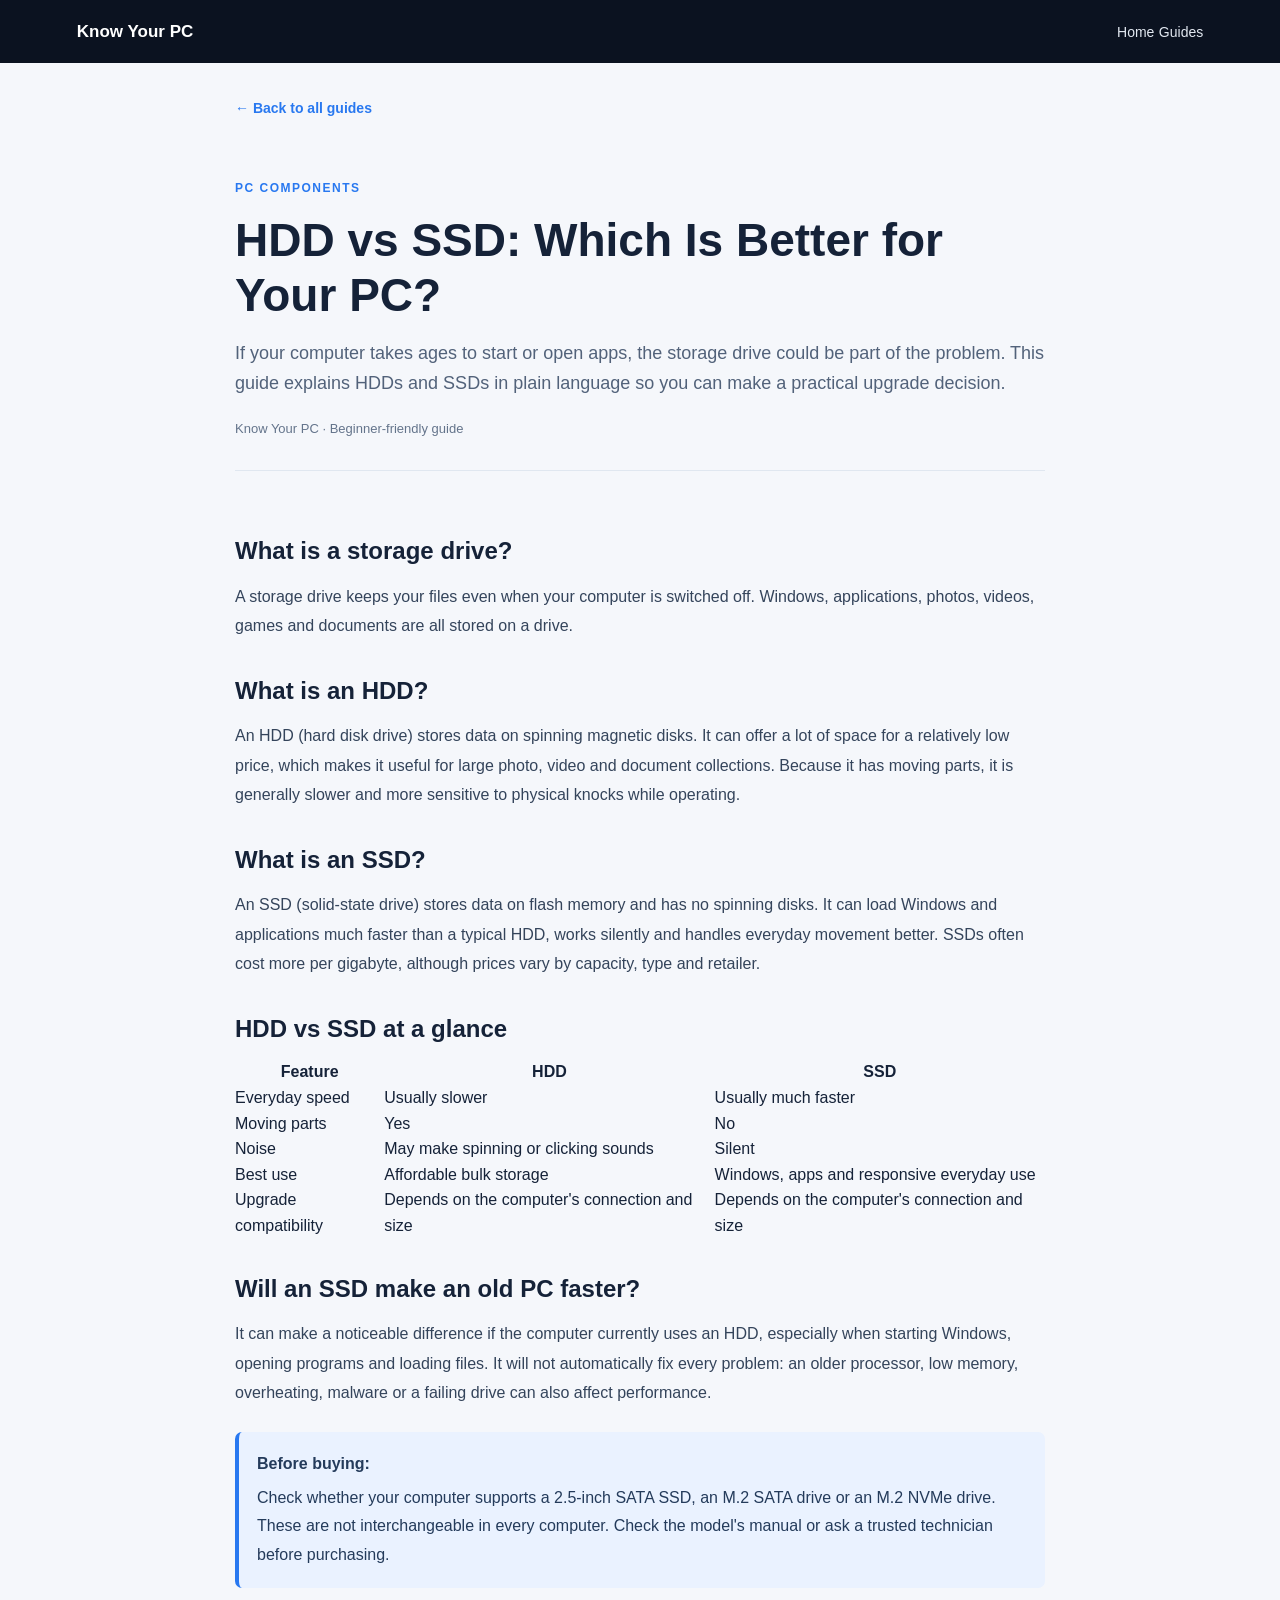
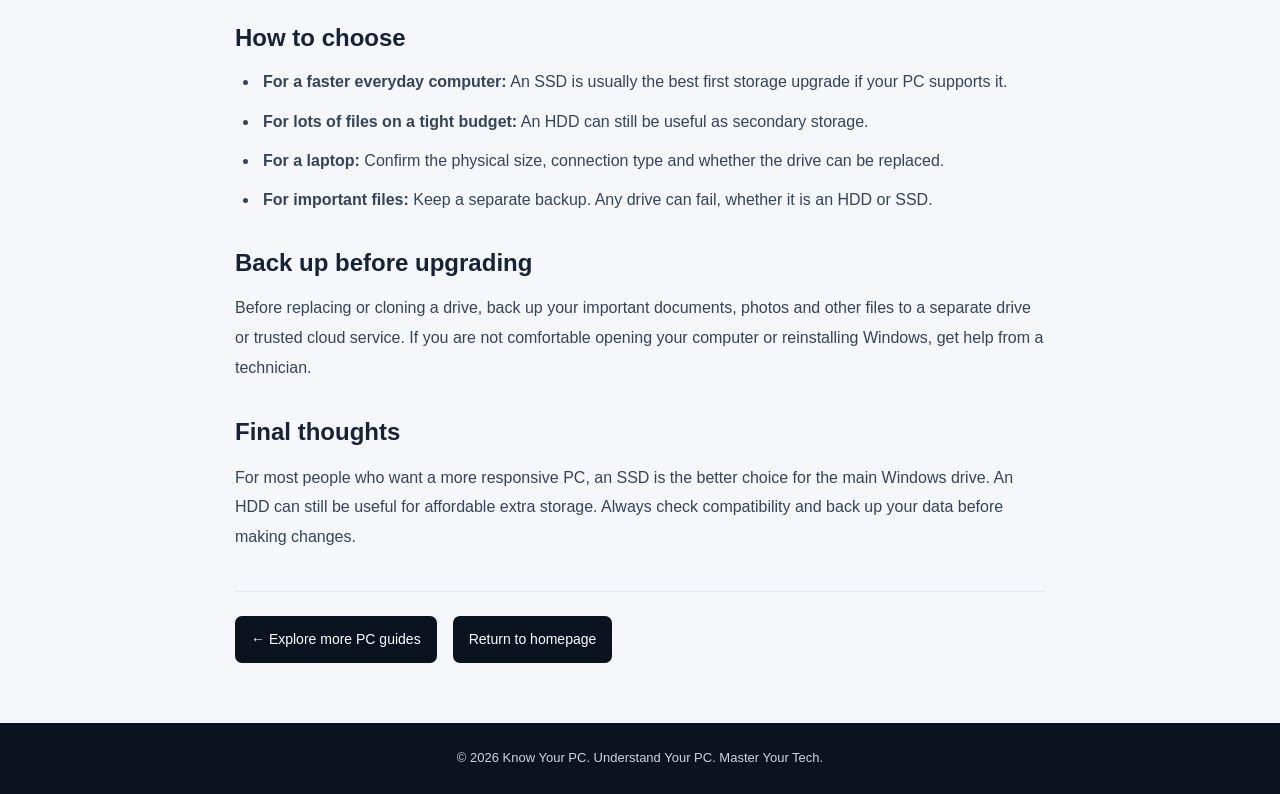
<file: articles/hdd-vs-ssd.html>
<!DOCTYPE html>
<html lang="en-ZA">
<head>
  <meta charset="UTF-8">
  <meta name="viewport" content="width=device-width, initial-scale=1.0">
  <meta name="description" content="Learn the difference between HDDs and SSDs, compare speed, storage, price and durability, and choose the right drive for your computer.">
  <meta name="theme-color" content="#152238">
  <title>HDD vs SSD: Which Is Better? | Know Your PC</title>

<meta name="description" content="Learn the difference between HDDs and SSDs, compare their speed and cost, and decide which storage upgrade is best for your PC.">
  <link rel="stylesheet" href="../css/style.css">
</head>
<body>
  <header class="site-header">
    <nav class="navbar" aria-label="Main navigation">
      <a class="logo" href="../index.html">Know Your PC</a>
      <div class="nav-links">
        <a href="../index.html">Home</a>
        <a href="../index.html#articles">Guides</a>
      </div>
    </nav>
  </header>

  <main class="article-page">
    <a class="back-link" href="../index.html#articles">← Back to all guides</a>
    <article>
      <header class="article-header">
        <p class="category">PC COMPONENTS</p>
        <h1>HDD vs SSD: Which Is Better for Your PC?</h1>
        <p class="article-intro">If your computer takes ages to start or open apps, the storage drive could be part of the problem. This guide explains HDDs and SSDs in plain language so you can make a practical upgrade decision.</p>
        <p class="article-meta">Know Your PC · Beginner-friendly guide</p>
      </header>
      <div class="article-content">
        
<h2>What is a storage drive?</h2>
<p>A storage drive keeps your files even when your computer is switched off. Windows, applications, photos, videos, games and documents are all stored on a drive.</p>
<h2>What is an HDD?</h2>
<p>An HDD (hard disk drive) stores data on spinning magnetic disks. It can offer a lot of space for a relatively low price, which makes it useful for large photo, video and document collections. Because it has moving parts, it is generally slower and more sensitive to physical knocks while operating.</p>
<h2>What is an SSD?</h2>
<p>An SSD (solid-state drive) stores data on flash memory and has no spinning disks. It can load Windows and applications much faster than a typical HDD, works silently and handles everyday movement better. SSDs often cost more per gigabyte, although prices vary by capacity, type and retailer.</p>
<h2>HDD vs SSD at a glance</h2>
<table>
<thead><tr><th>Feature</th><th>HDD</th><th>SSD</th></tr></thead>
<tbody>
<tr><td>Everyday speed</td><td>Usually slower</td><td>Usually much faster</td></tr>
<tr><td>Moving parts</td><td>Yes</td><td>No</td></tr>
<tr><td>Noise</td><td>May make spinning or clicking sounds</td><td>Silent</td></tr>
<tr><td>Best use</td><td>Affordable bulk storage</td><td>Windows, apps and responsive everyday use</td></tr>
<tr><td>Upgrade compatibility</td><td>Depends on the computer's connection and size</td><td>Depends on the computer's connection and size</td></tr>
</tbody>
</table>
<h2>Will an SSD make an old PC faster?</h2>
<p>It can make a noticeable difference if the computer currently uses an HDD, especially when starting Windows, opening programs and loading files. It will not automatically fix every problem: an older processor, low memory, overheating, malware or a failing drive can also affect performance.</p>
<div class="tip-box"><strong>Before buying:</strong> Check whether your computer supports a 2.5-inch SATA SSD, an M.2 SATA drive or an M.2 NVMe drive. These are not interchangeable in every computer. Check the model's manual or ask a trusted technician before purchasing.</div>
<h2>How to choose</h2>
<ul>
<li><strong>For a faster everyday computer:</strong> An SSD is usually the best first storage upgrade if your PC supports it.</li>
<li><strong>For lots of files on a tight budget:</strong> An HDD can still be useful as secondary storage.</li>
<li><strong>For a laptop:</strong> Confirm the physical size, connection type and whether the drive can be replaced.</li>
<li><strong>For important files:</strong> Keep a separate backup. Any drive can fail, whether it is an HDD or SSD.</li>
</ul>
<h2>Back up before upgrading</h2>
<p>Before replacing or cloning a drive, back up your important documents, photos and other files to a separate drive or trusted cloud service. If you are not comfortable opening your computer or reinstalling Windows, get help from a technician.</p>
<h2>Final thoughts</h2>
<p>For most people who want a more responsive PC, an SSD is the better choice for the main Windows drive. An HDD can still be useful for affordable extra storage. Always check compatibility and back up your data before making changes.</p>

      </div>
    </article>
    <nav class="article-navigation" aria-label="Article navigation">
      <a href="../index.html#articles">← Explore more PC guides</a>
      <a href="../index.html">Return to homepage</a>
    </nav>
  </main>

  <footer class="site-footer">
    <p>© <span id="currentYear">2026</span> Know Your PC. Understand Your PC. Master Your Tech.</p>
  </footer>
  <script src="../js/main.js"></script>
</body>
</html>
</file>
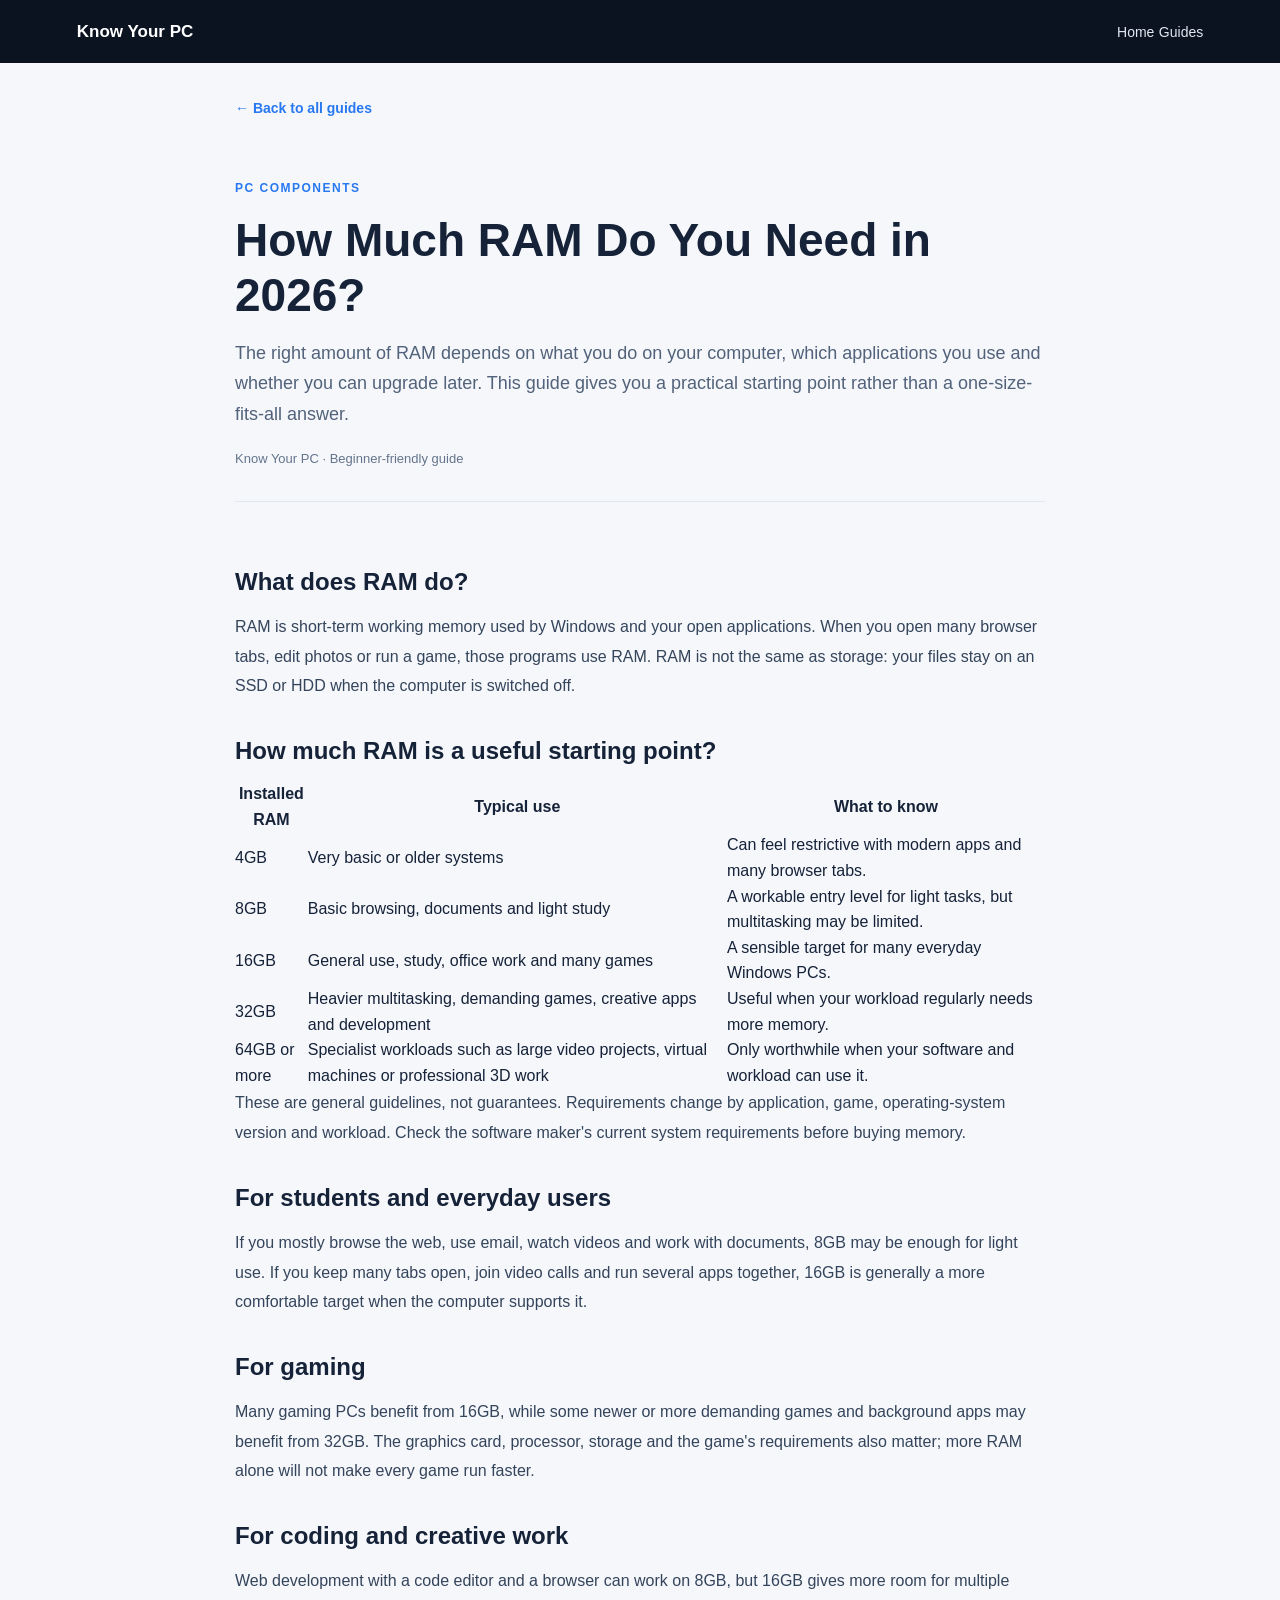
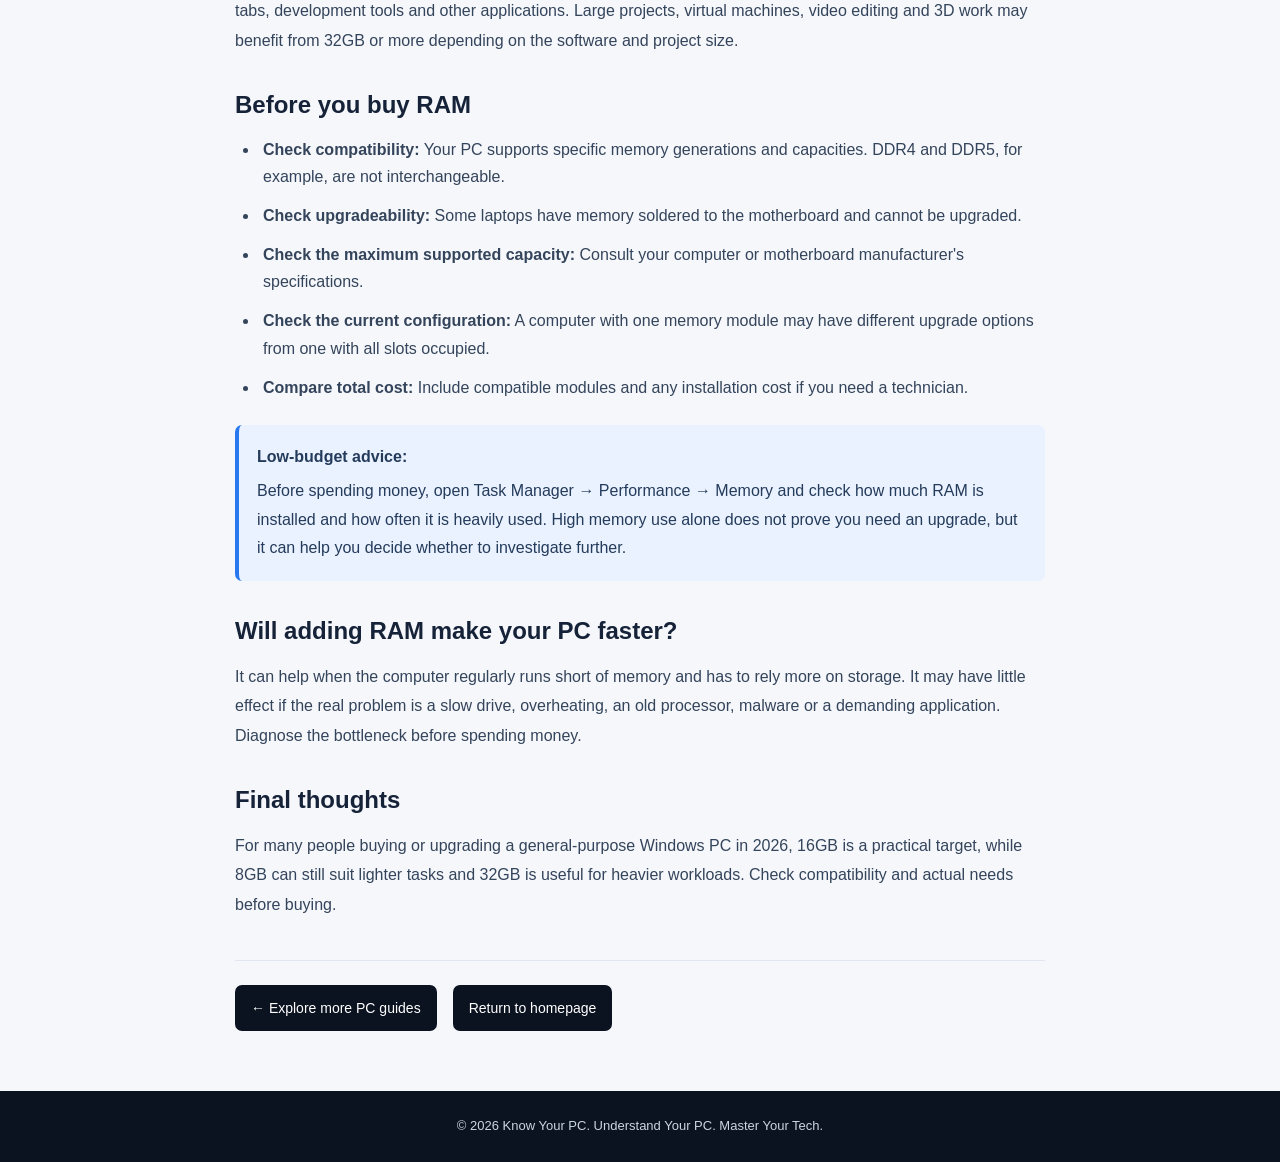
<file: articles/how-much-ram-do-you-need-2026.html>
<!DOCTYPE html>
<html lang="en-ZA">
<head>
  <meta charset="UTF-8">
  <meta name="viewport" content="width=device-width, initial-scale=1.0">
  <meta name="description" content="A practical guide to choosing 8GB, 16GB, 32GB or more RAM for everyday computing, study, work and gaming.">
  <meta name="theme-color" content="#152238">
  <title>How Much RAM Do You Need in 2026? | Know Your PC</title>
  <link rel="stylesheet" href="../css/style.css">
</head>
<body>
  <header class="site-header">
    <nav class="navbar" aria-label="Main navigation">
      <a class="logo" href="../index.html">Know Your PC</a>
      <div class="nav-links">
        <a href="../index.html">Home</a>
        <a href="../index.html#articles">Guides</a>
      </div>
    </nav>
  </header>

  <main class="article-page">
    <a class="back-link" href="../index.html#articles">← Back to all guides</a>
    <article>
      <header class="article-header">
        <p class="category">PC COMPONENTS</p>
        <h1>How Much RAM Do You Need in 2026?</h1>
        <p class="article-intro">The right amount of RAM depends on what you do on your computer, which applications you use and whether you can upgrade later. This guide gives you a practical starting point rather than a one-size-fits-all answer.</p>
        <p class="article-meta">Know Your PC · Beginner-friendly guide</p>
      </header>
      <div class="article-content">
        
<h2>What does RAM do?</h2>
<p>RAM is short-term working memory used by Windows and your open applications. When you open many browser tabs, edit photos or run a game, those programs use RAM. RAM is not the same as storage: your files stay on an SSD or HDD when the computer is switched off.</p>
<h2>How much RAM is a useful starting point?</h2>
<table>
<thead><tr><th>Installed RAM</th><th>Typical use</th><th>What to know</th></tr></thead>
<tbody>
<tr><td>4GB</td><td>Very basic or older systems</td><td>Can feel restrictive with modern apps and many browser tabs.</td></tr>
<tr><td>8GB</td><td>Basic browsing, documents and light study</td><td>A workable entry level for light tasks, but multitasking may be limited.</td></tr>
<tr><td>16GB</td><td>General use, study, office work and many games</td><td>A sensible target for many everyday Windows PCs.</td></tr>
<tr><td>32GB</td><td>Heavier multitasking, demanding games, creative apps and development</td><td>Useful when your workload regularly needs more memory.</td></tr>
<tr><td>64GB or more</td><td>Specialist workloads such as large video projects, virtual machines or professional 3D work</td><td>Only worthwhile when your software and workload can use it.</td></tr>
</tbody>
</table>
<p>These are general guidelines, not guarantees. Requirements change by application, game, operating-system version and workload. Check the software maker's current system requirements before buying memory.</p>
<h2>For students and everyday users</h2>
<p>If you mostly browse the web, use email, watch videos and work with documents, 8GB may be enough for light use. If you keep many tabs open, join video calls and run several apps together, 16GB is generally a more comfortable target when the computer supports it.</p>
<h2>For gaming</h2>
<p>Many gaming PCs benefit from 16GB, while some newer or more demanding games and background apps may benefit from 32GB. The graphics card, processor, storage and the game's requirements also matter; more RAM alone will not make every game run faster.</p>
<h2>For coding and creative work</h2>
<p>Web development with a code editor and a browser can work on 8GB, but 16GB gives more room for multiple tabs, development tools and other applications. Large projects, virtual machines, video editing and 3D work may benefit from 32GB or more depending on the software and project size.</p>
<h2>Before you buy RAM</h2>
<ul>
<li><strong>Check compatibility:</strong> Your PC supports specific memory generations and capacities. DDR4 and DDR5, for example, are not interchangeable.</li>
<li><strong>Check upgradeability:</strong> Some laptops have memory soldered to the motherboard and cannot be upgraded.</li>
<li><strong>Check the maximum supported capacity:</strong> Consult your computer or motherboard manufacturer's specifications.</li>
<li><strong>Check the current configuration:</strong> A computer with one memory module may have different upgrade options from one with all slots occupied.</li>
<li><strong>Compare total cost:</strong> Include compatible modules and any installation cost if you need a technician.</li>
</ul>
<div class="tip-box"><strong>Low-budget advice:</strong> Before spending money, open Task Manager → Performance → Memory and check how much RAM is installed and how often it is heavily used. High memory use alone does not prove you need an upgrade, but it can help you decide whether to investigate further.</div>
<h2>Will adding RAM make your PC faster?</h2>
<p>It can help when the computer regularly runs short of memory and has to rely more on storage. It may have little effect if the real problem is a slow drive, overheating, an old processor, malware or a demanding application. Diagnose the bottleneck before spending money.</p>
<h2>Final thoughts</h2>
<p>For many people buying or upgrading a general-purpose Windows PC in 2026, 16GB is a practical target, while 8GB can still suit lighter tasks and 32GB is useful for heavier workloads. Check compatibility and actual needs before buying.</p>

      </div>
    </article>
    <nav class="article-navigation" aria-label="Article navigation">
      <a href="../index.html#articles">← Explore more PC guides</a>
      <a href="../index.html">Return to homepage</a>
    </nav>
  </main>

  <footer class="site-footer">
    <p>© <span id="currentYear">2026</span> Know Your PC. Understand Your PC. Master Your Tech.</p>
  </footer>
  <script src="../js/main.js"></script>
</body>
</html>
</file>
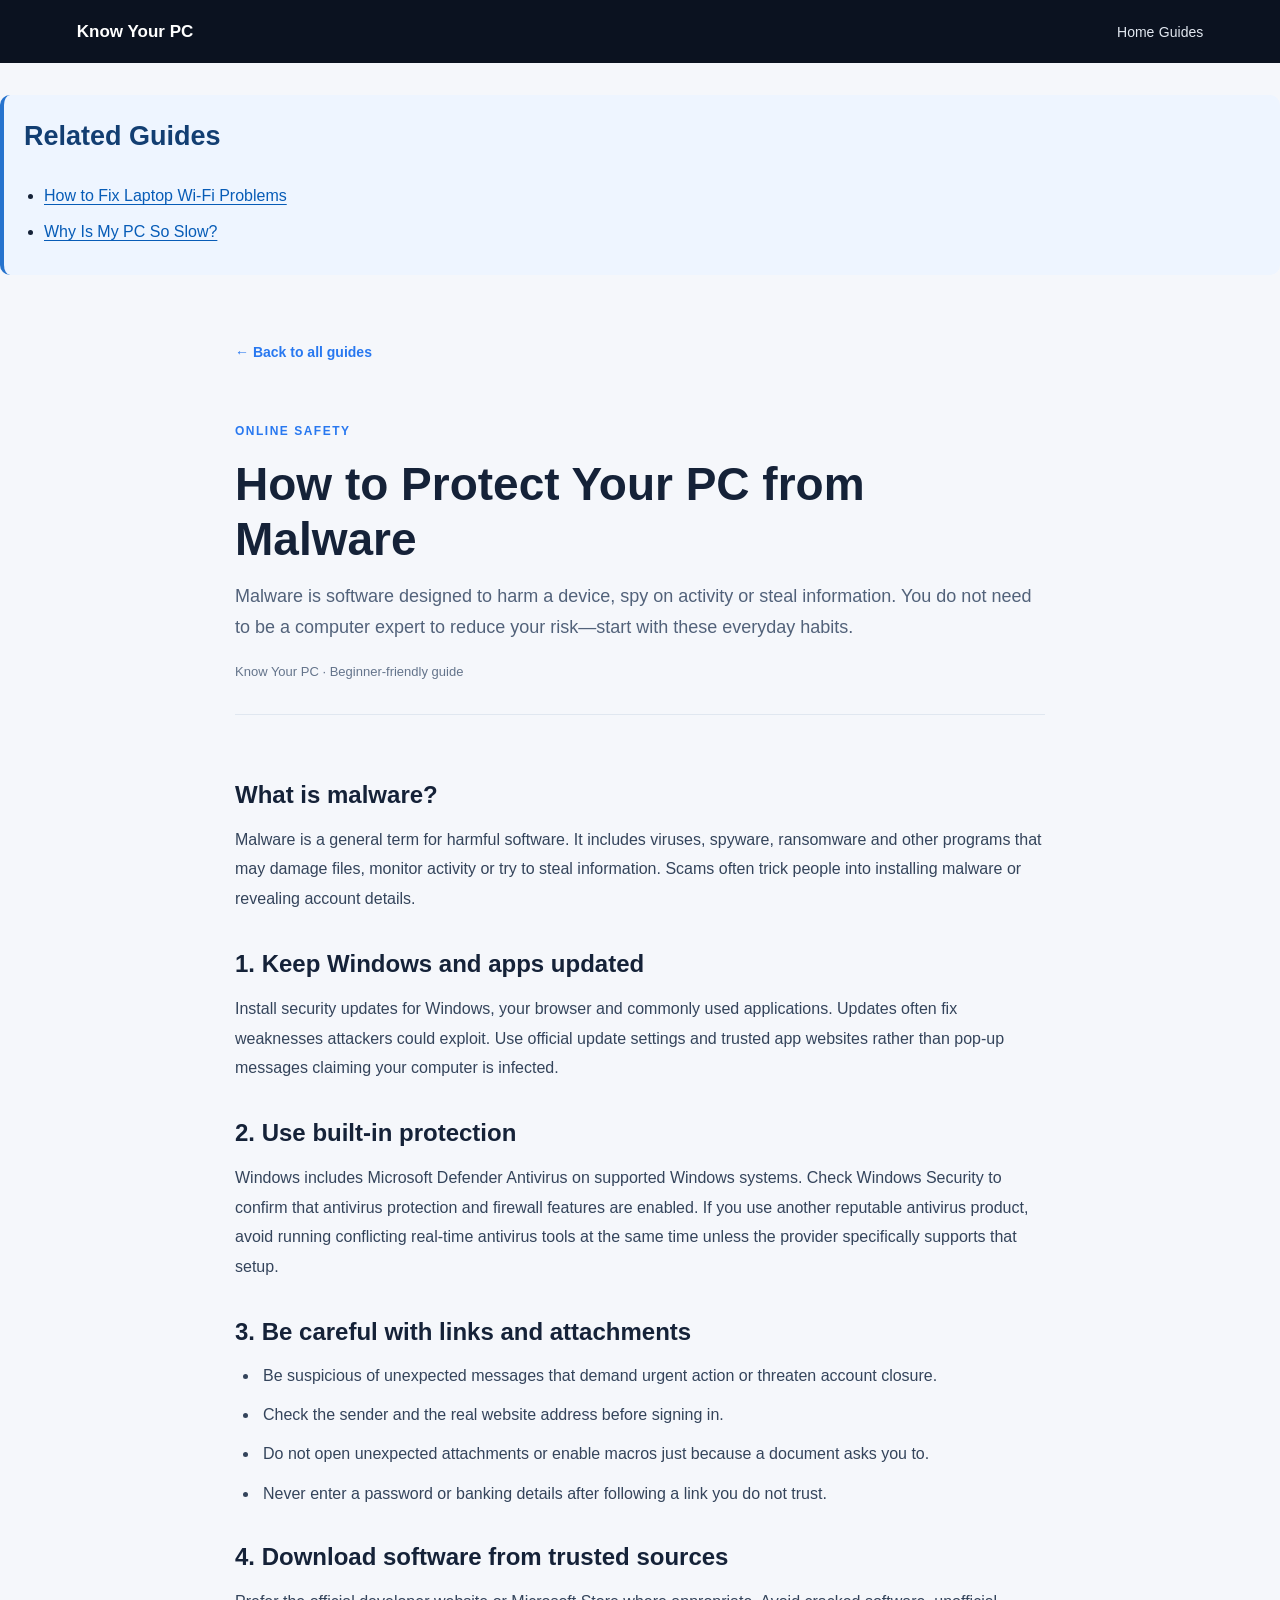
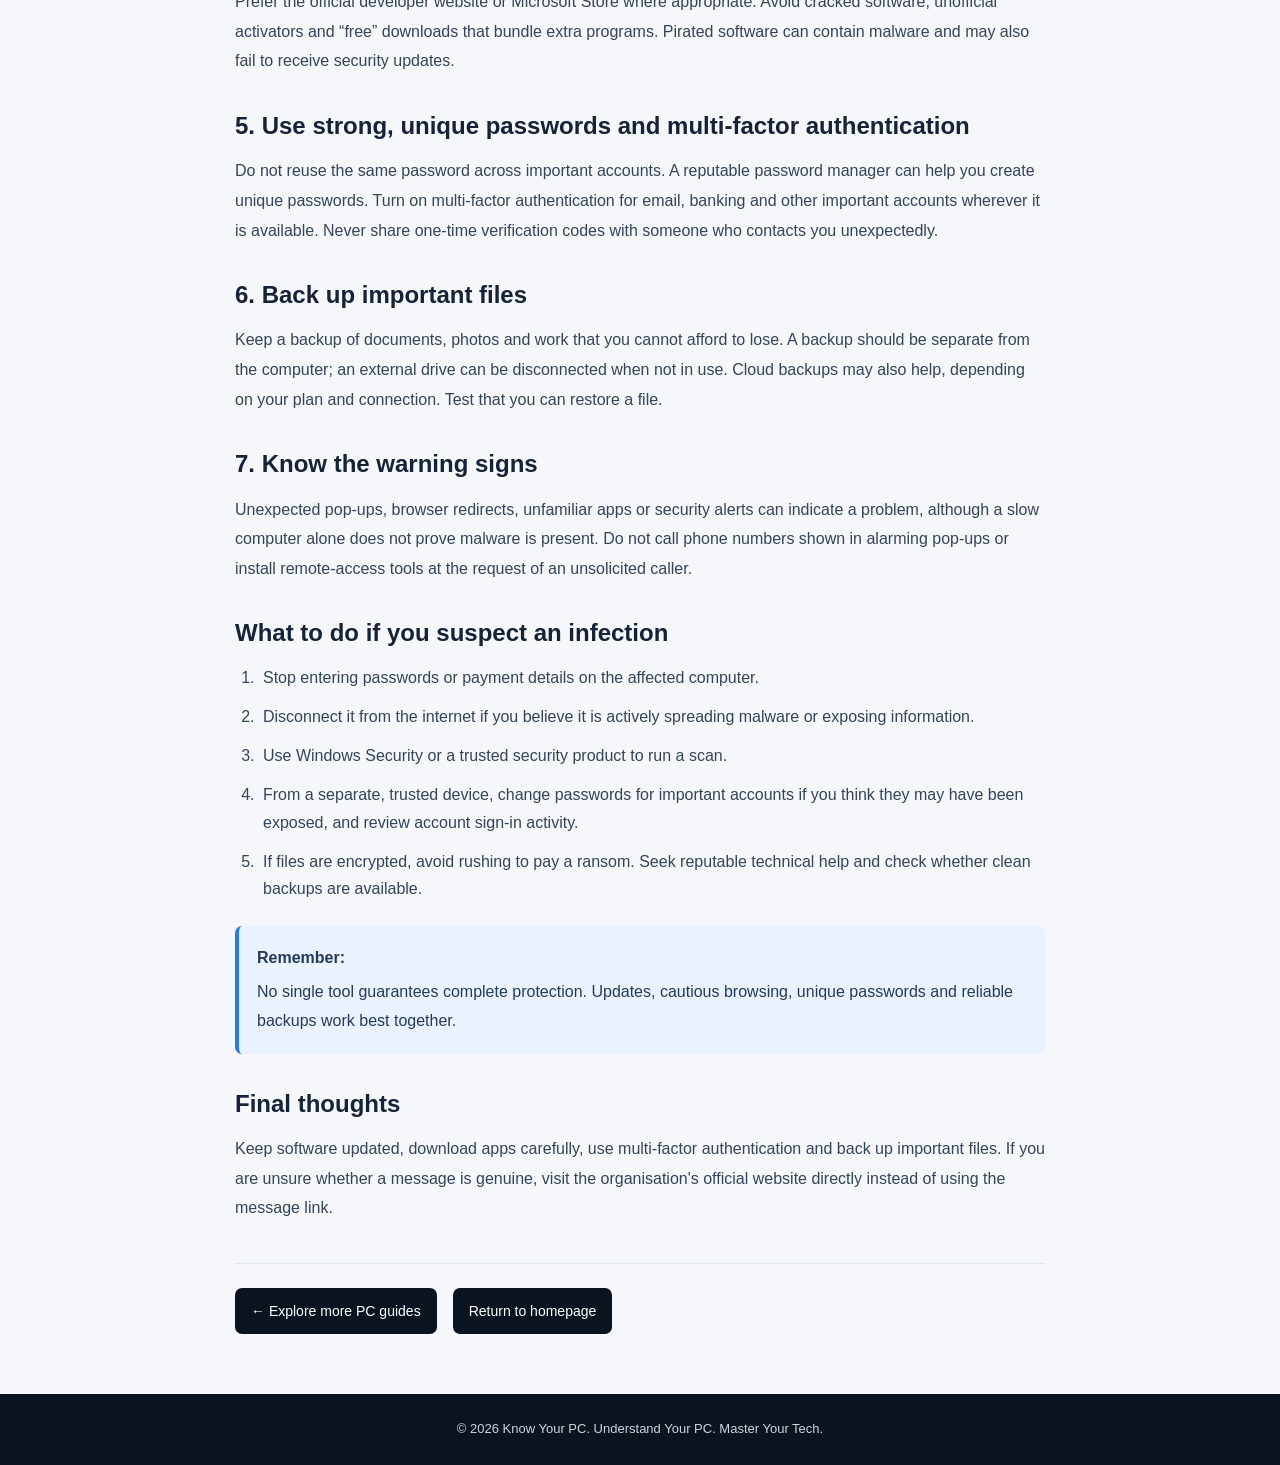
<file: articles/protect-pc-from-malware.html>
<!DOCTYPE html>
<html lang="en-ZA">
<head>
  <meta charset="UTF-8">
  <meta name="viewport" content="width=device-width, initial-scale=1.0">
  <meta name="description" content="Practical beginner steps to reduce malware risk, recognise suspicious links, update Windows and protect your accounts.">
  <meta name="theme-color" content="#152238">
  <title>How to Protect Your PC from Malware | Know Your PC</title>
  <link rel="stylesheet" href="../css/style.css">
</head>
<body>
  <header class="site-header">
    <nav class="navbar" aria-label="Main navigation">
      <a class="logo" href="../index.html">Know Your PC</a>
      <div class="nav-links">
        <a href="../index.html">Home</a>
        <a href="../index.html#articles">Guides</a>
      </div>
    </nav>
  </header>


<section class="related-guides">
  <h2>Related Guides</h2>
  <ul>
    <li><a href="fix-laptop-wifi-not-connecting.html">How to Fix Laptop Wi-Fi Problems</a></li>
    <li><a href="why-pc-is-slow.html">Why Is My PC So Slow?</a></li>
  </ul>
</section>

  <main class="article-page">
    <a class="back-link" href="../index.html#articles">← Back to all guides</a>
    <article>
      <header class="article-header">
        <p class="category">ONLINE SAFETY</p>
        <h1>How to Protect Your PC from Malware</h1>
        <p class="article-intro">Malware is software designed to harm a device, spy on activity or steal information. You do not need to be a computer expert to reduce your risk—start with these everyday habits.</p>
        <p class="article-meta">Know Your PC · Beginner-friendly guide</p>
      </header>
      <div class="article-content">
        
<h2>What is malware?</h2>
<p>Malware is a general term for harmful software. It includes viruses, spyware, ransomware and other programs that may damage files, monitor activity or try to steal information. Scams often trick people into installing malware or revealing account details.</p>
<h2>1. Keep Windows and apps updated</h2>
<p>Install security updates for Windows, your browser and commonly used applications. Updates often fix weaknesses attackers could exploit. Use official update settings and trusted app websites rather than pop-up messages claiming your computer is infected.</p>
<h2>2. Use built-in protection</h2>
<p>Windows includes Microsoft Defender Antivirus on supported Windows systems. Check Windows Security to confirm that antivirus protection and firewall features are enabled. If you use another reputable antivirus product, avoid running conflicting real-time antivirus tools at the same time unless the provider specifically supports that setup.</p>
<h2>3. Be careful with links and attachments</h2>
<ul>
<li>Be suspicious of unexpected messages that demand urgent action or threaten account closure.</li>
<li>Check the sender and the real website address before signing in.</li>
<li>Do not open unexpected attachments or enable macros just because a document asks you to.</li>
<li>Never enter a password or banking details after following a link you do not trust.</li>
</ul>
<h2>4. Download software from trusted sources</h2>
<p>Prefer the official developer website or Microsoft Store where appropriate. Avoid cracked software, unofficial activators and “free” downloads that bundle extra programs. Pirated software can contain malware and may also fail to receive security updates.</p>
<h2>5. Use strong, unique passwords and multi-factor authentication</h2>
<p>Do not reuse the same password across important accounts. A reputable password manager can help you create unique passwords. Turn on multi-factor authentication for email, banking and other important accounts wherever it is available. Never share one-time verification codes with someone who contacts you unexpectedly.</p>
<h2>6. Back up important files</h2>
<p>Keep a backup of documents, photos and work that you cannot afford to lose. A backup should be separate from the computer; an external drive can be disconnected when not in use. Cloud backups may also help, depending on your plan and connection. Test that you can restore a file.</p>
<h2>7. Know the warning signs</h2>
<p>Unexpected pop-ups, browser redirects, unfamiliar apps or security alerts can indicate a problem, although a slow computer alone does not prove malware is present. Do not call phone numbers shown in alarming pop-ups or install remote-access tools at the request of an unsolicited caller.</p>
<h2>What to do if you suspect an infection</h2>
<ol>
<li>Stop entering passwords or payment details on the affected computer.</li>
<li>Disconnect it from the internet if you believe it is actively spreading malware or exposing information.</li>
<li>Use Windows Security or a trusted security product to run a scan.</li>
<li>From a separate, trusted device, change passwords for important accounts if you think they may have been exposed, and review account sign-in activity.</li>
<li>If files are encrypted, avoid rushing to pay a ransom. Seek reputable technical help and check whether clean backups are available.</li>
</ol>
<div class="tip-box"><strong>Remember:</strong> No single tool guarantees complete protection. Updates, cautious browsing, unique passwords and reliable backups work best together.</div>
<h2>Final thoughts</h2>
<p>Keep software updated, download apps carefully, use multi-factor authentication and back up important files. If you are unsure whether a message is genuine, visit the organisation's official website directly instead of using the message link.</p>

      </div>
    </article>
    <nav class="article-navigation" aria-label="Article navigation">
      <a href="../index.html#articles">← Explore more PC guides</a>
      <a href="../index.html">Return to homepage</a>
    </nav>
  </main>

  <footer class="site-footer">
    <p>© <span id="currentYear">2026</span> Know Your PC. Understand Your PC. Master Your Tech.</p>
  </footer>
  <script src="../js/main.js"></script>
</body>
</html>
</file>
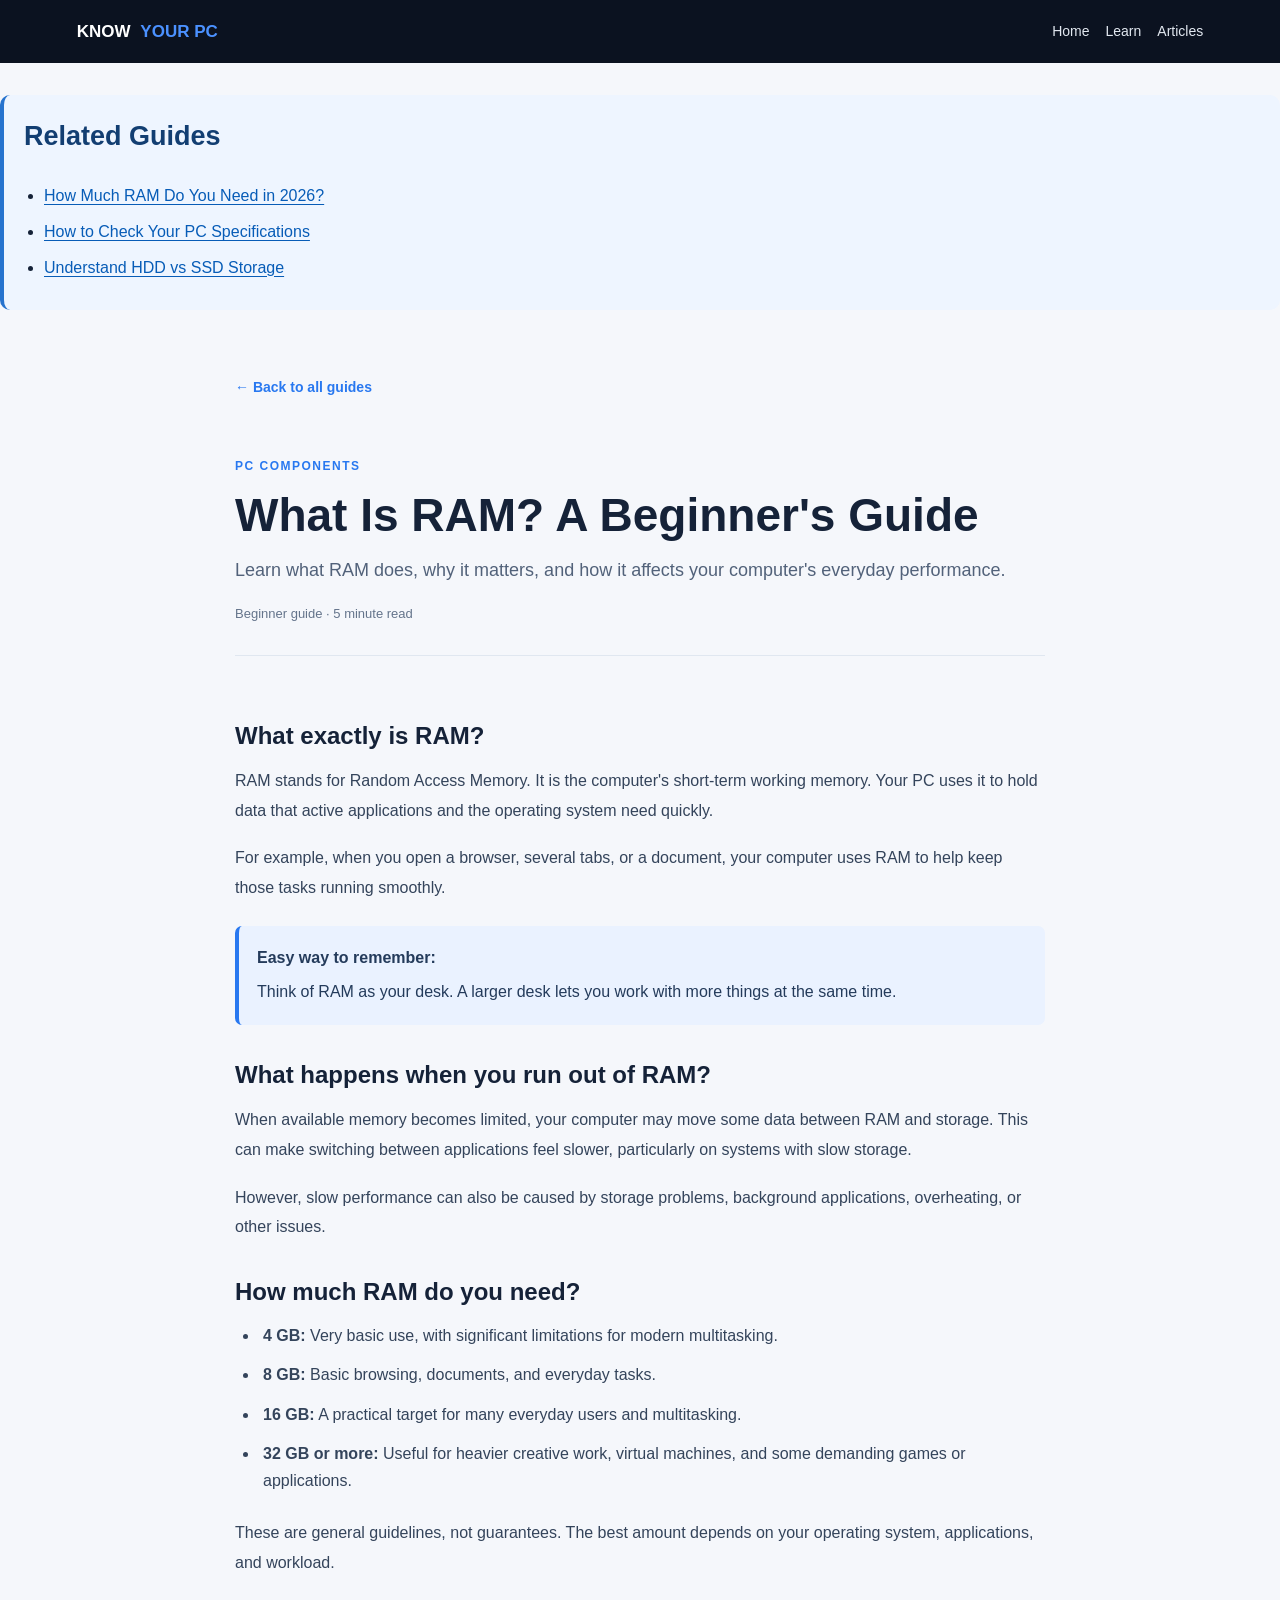
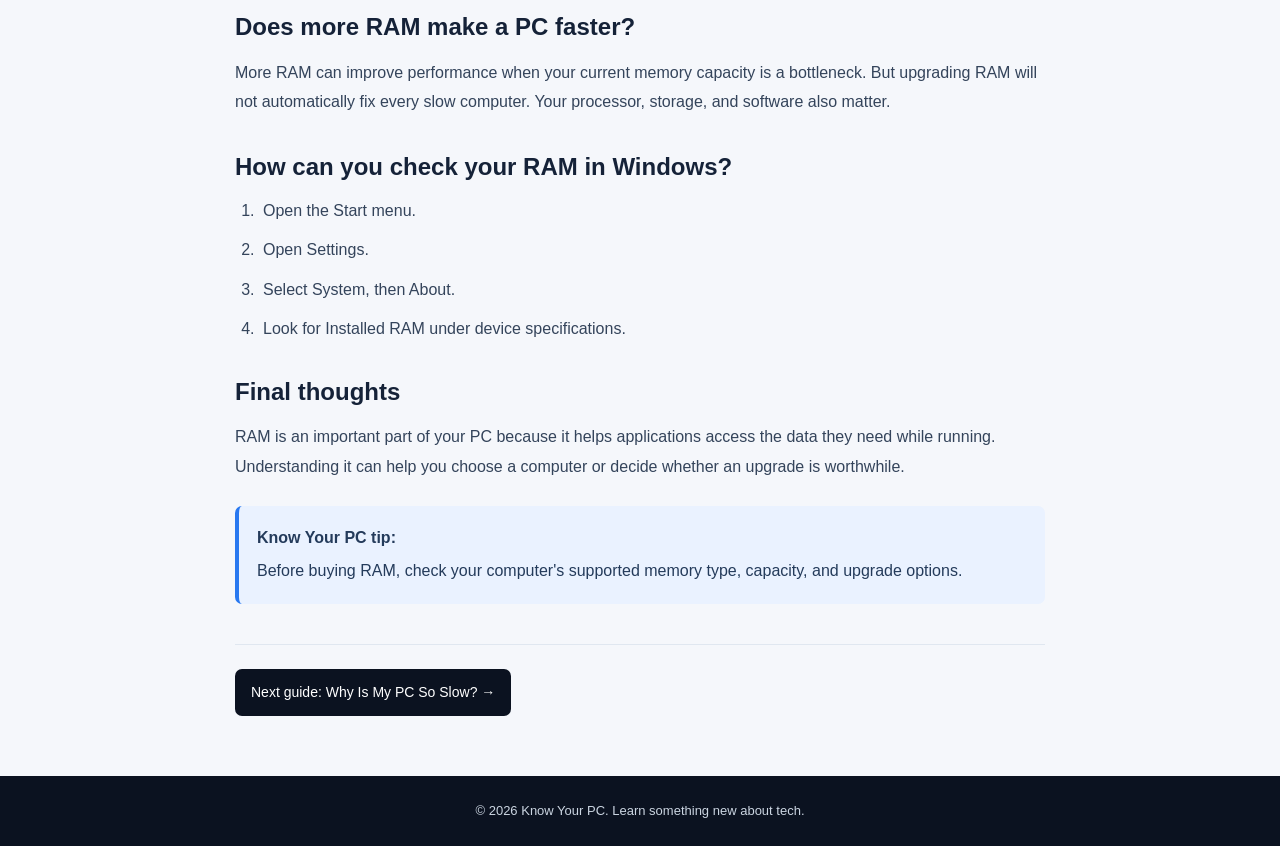
<file: articles/what-is-ram.html>
<!DOCTYPE html>
<html lang="en">
<head>
  <meta charset="UTF-8">
  <meta name="viewport" content="width=device-width, initial-scale=1.0">
  <meta name="description" content="Learn what RAM is, how computer memory works, and how much RAM a beginner needs.">
  <title>What Is RAM? A Beginner's Guide | Know Your PC</title>
  <link rel="stylesheet" href="../css/style.css">
</head>
<body>
  <header class="navbar">
    <a href="../index.html" class="logo">
      KNOW <span>YOUR PC</span>
    </a>
    <nav>
      <a href="../index.html">Home</a>
      <a href="../index.html#topics">Learn</a>
      <a href="../index.html#articles">Articles</a>
    </nav>
  </header>
  
<section class="related-guides">
  <h2>Related Guides</h2>
  <ul>
    <li><a href="how-much-ram-do-you-need-2026.html">How Much RAM Do You Need in 2026?</a></li>
    <li><a href="check-pc-specifications.html">How to Check Your PC Specifications</a></li>
    <li><a href="hdd-vs-ssd.html">Understand HDD vs SSD Storage</a></li>
  </ul>
</section>

  <main class="article-page">
    <a class="back-link" href="../index.html#articles">
      ← Back to all guides
    </a>

    <header class="article-header">
      <p class="category">PC COMPONENTS</p>
      <h1>What Is RAM? A Beginner's Guide</h1>
      <p class="article-intro">
        Learn what RAM does, why it matters, and how it
        affects your computer's everyday performance.
      </p>
      <p class="article-meta">Beginner guide · 5 minute read</p>
    </header>

    <article class="article-content">
      <h2>What exactly is RAM?</h2>

      <p>
        RAM stands for Random Access Memory. It is the
        computer's short-term working memory. Your PC
        uses it to hold data that active applications
        and the operating system need quickly.
      </p>

      <p>
        For example, when you open a browser, several
        tabs, or a document, your computer uses RAM to
        help keep those tasks running smoothly.
      </p>

      <aside class="tip-box">
        <strong>Easy way to remember:</strong>
        Think of RAM as your desk. A larger desk lets
        you work with more things at the same time.
      </aside>

      <h2>What happens when you run out of RAM?</h2>

      <p>
        When available memory becomes limited, your
        computer may move some data between RAM and
        storage. This can make switching between
        applications feel slower, particularly on
        systems with slow storage.
      </p>

      <p>
        However, slow performance can also be caused
        by storage problems, background applications,
        overheating, or other issues.
      </p>

      <h2>How much RAM do you need?</h2>

      <ul>
        <li><strong>4 GB:</strong> Very basic use, with
          significant limitations for modern multitasking.</li>
        <li><strong>8 GB:</strong> Basic browsing,
          documents, and everyday tasks.</li>
        <li><strong>16 GB:</strong> A practical target
          for many everyday users and multitasking.</li>
        <li><strong>32 GB or more:</strong> Useful for
          heavier creative work, virtual machines, and
          some demanding games or applications.</li>
      </ul>

      <p>
        These are general guidelines, not guarantees.
        The best amount depends on your operating
        system, applications, and workload.
      </p>

      <h2>Does more RAM make a PC faster?</h2>

      <p>
        More RAM can improve performance when your
        current memory capacity is a bottleneck. But
        upgrading RAM will not automatically fix every
        slow computer. Your processor, storage, and
        software also matter.
      </p>

      <h2>How can you check your RAM in Windows?</h2>

      <ol>
        <li>Open the Start menu.</li>
        <li>Open Settings.</li>
        <li>Select System, then About.</li>
        <li>Look for Installed RAM under device
          specifications.</li>
      </ol>

      <h2>Final thoughts</h2>

      <p>
        RAM is an important part of your PC because
        it helps applications access the data they
        need while running. Understanding it can help
        you choose a computer or decide whether an
        upgrade is worthwhile.
      </p>

      <aside class="tip-box">
        <strong>Know Your PC tip:</strong>
        Before buying RAM, check your computer's
        supported memory type, capacity, and upgrade
        options.
      </aside>

      <div class="article-navigation">
        <a href="why-pc-is-slow.html">
          Next guide: Why Is My PC So Slow? →
        </a>
      </div>
    </article>
  </main>

  <footer>
    <p>© 2026 Know Your PC. Learn something new about tech.</p>
  </footer>

  <script src="../js/main.js"></script>
</body>
</html>
</file>
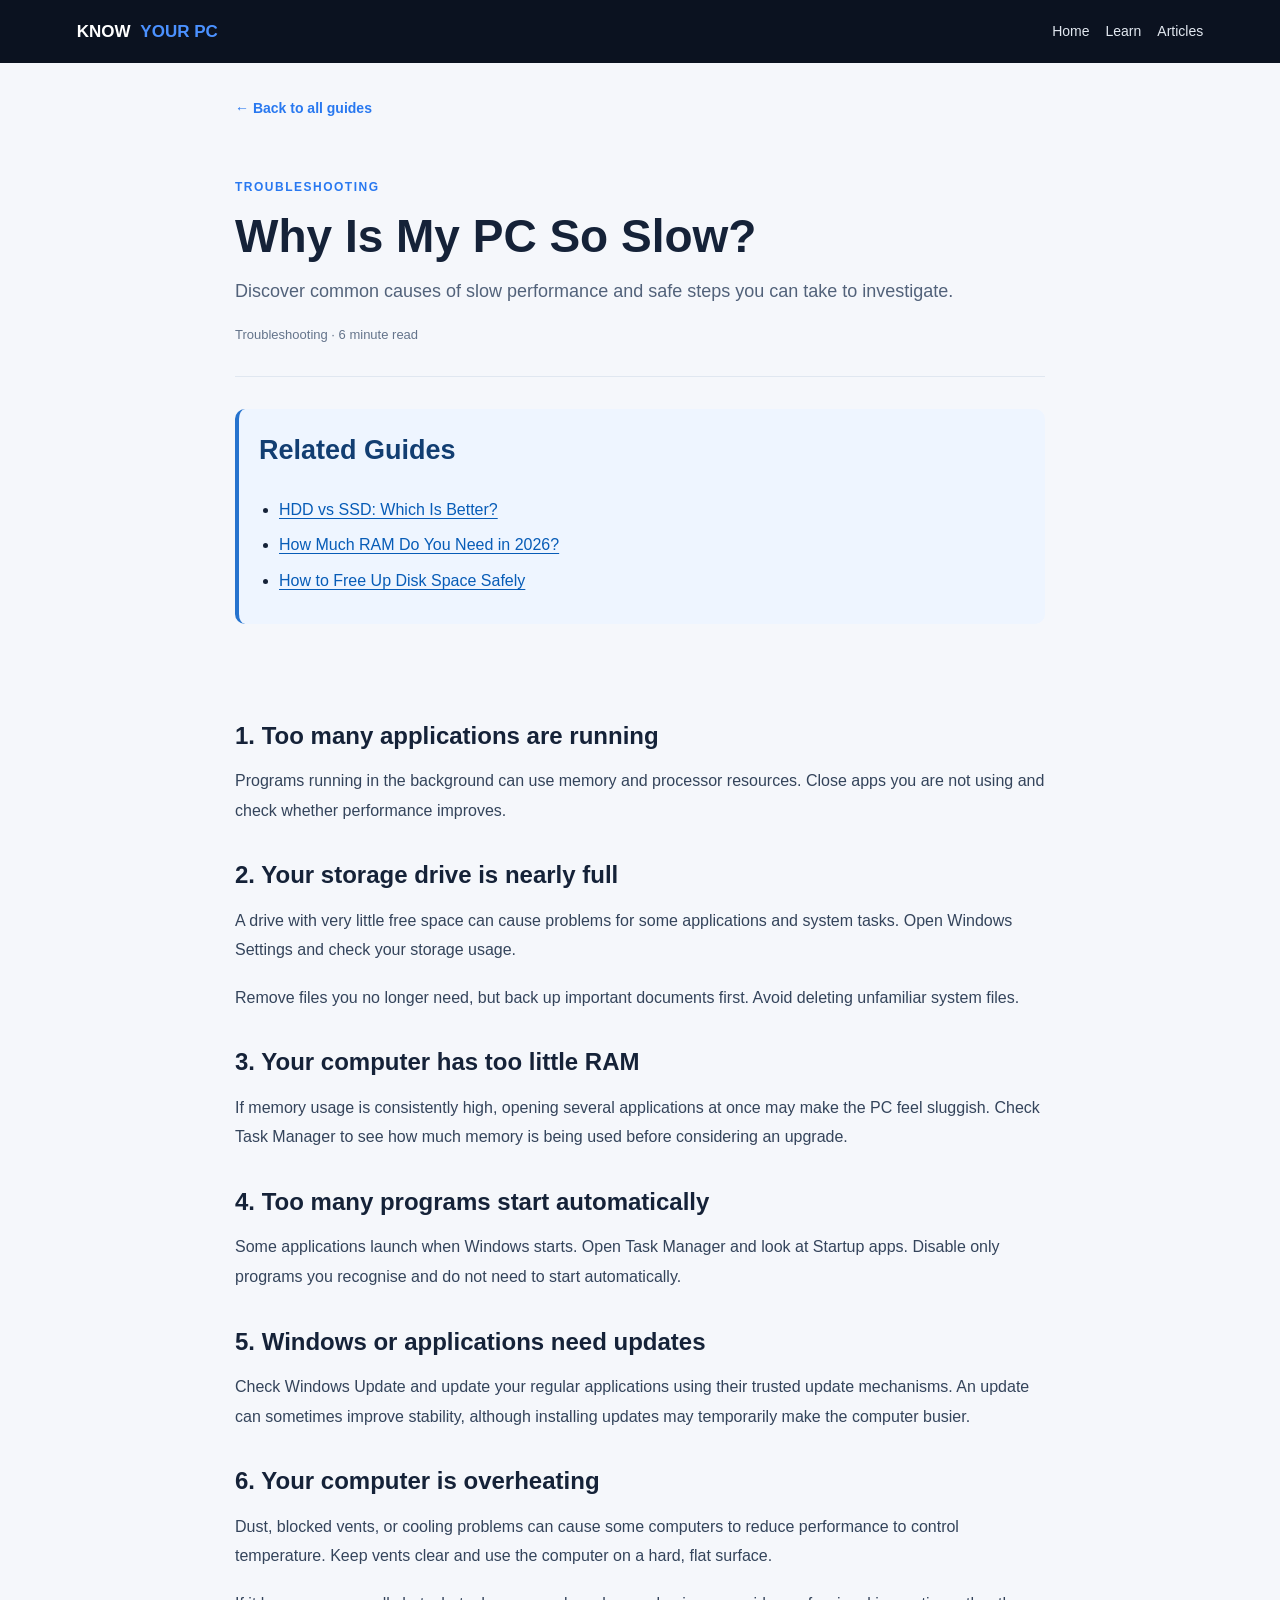
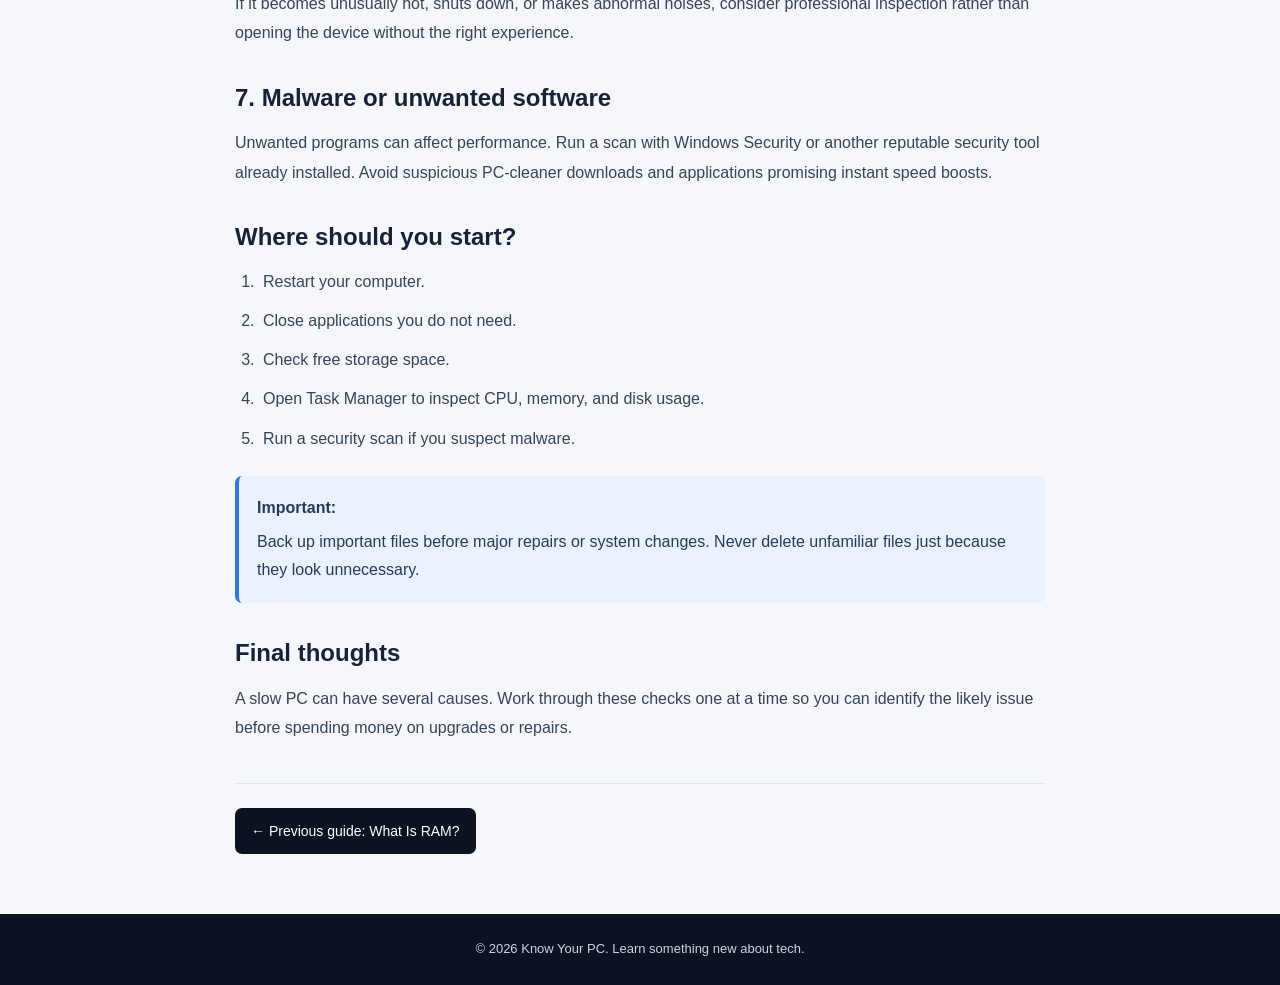
<file: articles/why-pc-is-slow.html>
<!DOCTYPE html>
<html lang="en">
<head>
  <meta charset="UTF-8">
  <meta name="viewport" content="width=device-width, initial-scale=1.0">
  <meta name="description" content="Learn common reasons why a PC runs slowly and how to troubleshoot them safely.">
  <title>Why Is My PC So Slow? | Know Your PC</title>
  <link rel="stylesheet" href="../css/style.css">
</head>
<body>
  <header class="navbar">
    <a href="../index.html" class="logo">
      KNOW <span>YOUR PC</span>
    </a>
    <nav>
      <a href="../index.html">Home</a>
      <a href="../index.html#topics">Learn</a>
      <a href="../index.html#articles">Articles</a>
    </nav>
  </header>

  <main class="article-page">
    <a class="back-link" href="../index.html#articles">
      ← Back to all guides
    </a>

    <header class="article-header">
      <p class="category">TROUBLESHOOTING</p>
      <h1>Why Is My PC So Slow?</h1>
      <p class="article-intro">
        Discover common causes of slow performance
        and safe steps you can take to investigate.
      </p>
      <p class="article-meta">Troubleshooting · 6 minute read</p>
    </header>

    
<section class="related-guides">
  <h2>Related Guides</h2>
  <ul>
    <li><a href="hdd-vs-ssd.html">HDD vs SSD: Which Is Better?</a></li>
    <li><a href="how-much-ram-do-you-need-2026.html">How Much RAM Do You Need in 2026?</a></li>
    <li><a href="free-up-disk-space-safely.html">How to Free Up Disk Space Safely</a></li>
  </ul>
</section>

    <article class="article-content">
      <h2>1. Too many applications are running</h2>

      <p>
        Programs running in the background can use
        memory and processor resources. Close apps
        you are not using and check whether performance
        improves.
      </p>

      <h2>2. Your storage drive is nearly full</h2>

      <p>
        A drive with very little free space can cause
        problems for some applications and system
        tasks. Open Windows Settings and check your
        storage usage.
      </p>

      <p>
        Remove files you no longer need, but back up
        important documents first. Avoid deleting
        unfamiliar system files.
      </p>

      <h2>3. Your computer has too little RAM</h2>

      <p>
        If memory usage is consistently high, opening
        several applications at once may make the PC
        feel sluggish. Check Task Manager to see how
        much memory is being used before considering
        an upgrade.
      </p>

      <h2>4. Too many programs start automatically</h2>

      <p>
        Some applications launch when Windows starts.
        Open Task Manager and look at Startup apps.
        Disable only programs you recognise and do
        not need to start automatically.
      </p>

      <h2>5. Windows or applications need updates</h2>

      <p>
        Check Windows Update and update your regular
        applications using their trusted update
        mechanisms. An update can sometimes improve
        stability, although installing updates may
        temporarily make the computer busier.
      </p>

      <h2>6. Your computer is overheating</h2>

      <p>
        Dust, blocked vents, or cooling problems can
        cause some computers to reduce performance
        to control temperature. Keep vents clear and
        use the computer on a hard, flat surface.
      </p>

      <p>
        If it becomes unusually hot, shuts down, or
        makes abnormal noises, consider professional
        inspection rather than opening the device
        without the right experience.
      </p>

      <h2>7. Malware or unwanted software</h2>

      <p>
        Unwanted programs can affect performance.
        Run a scan with Windows Security or another
        reputable security tool already installed.
        Avoid suspicious PC-cleaner downloads and
        applications promising instant speed boosts.
      </p>

      <h2>Where should you start?</h2>

      <ol>
        <li>Restart your computer.</li>
        <li>Close applications you do not need.</li>
        <li>Check free storage space.</li>
        <li>Open Task Manager to inspect CPU, memory,
          and disk usage.</li>
        <li>Run a security scan if you suspect malware.</li>
      </ol>

      <aside class="tip-box">
        <strong>Important:</strong>
        Back up important files before major repairs
        or system changes. Never delete unfamiliar
        files just because they look unnecessary.
      </aside>

      <h2>Final thoughts</h2>

      <p>
        A slow PC can have several causes. Work
        through these checks one at a time so you
        can identify the likely issue before spending
        money on upgrades or repairs.
      </p>

      <div class="article-navigation">
        <a href="what-is-ram.html">
          ← Previous guide: What Is RAM?
        </a>
      </div>
    </article>
  </main>

  <footer>
    <p>© 2026 Know Your PC. Learn something new about tech.</p>
  </footer>

  <script src="../js/main.js"></script>
</body>
</html>
</file>
<file: css/style.css>
* {
  box-sizing: border-box;
  margin: 0;
  padding: 0;
}

html {
  scroll-behavior: smooth;
}

body {
  font-family: Arial, sans-serif;
  background: #f5f7fb;
  color: #152238;
  line-height: 1.6;
}

.navbar {
  display: flex;
  justify-content: space-between;
  align-items: center;
  gap: 16px;
  padding: 18px 6%;
  background: #0b1220;
  color: white;
}

.logo {
  color: white;
  font-weight: 800;
  text-decoration: none;
  font-size: 17px;
}

.logo span {
  color: #4b91ff;
  margin-left: 5px;
}

nav {
  display: flex;
  gap: 16px;
}

nav a {
  color: #e2e8f0;
  text-decoration: none;
  font-size: 14px;
}

.hero {
  padding: 85px 7%;
  background: linear-gradient(135deg, #0b1220, #172e53);
  color: white;
}

.eyebrow, .category {
  color: #3984ff;
  font-size: 12px;
  font-weight: bold;
  letter-spacing: 1.5px;
}

.hero .eyebrow {
  color: #8cbaff;
}

h1 {
  font-size: clamp(34px, 8vw, 58px);
  line-height: 1.12;
  margin: 20px 0;
}

h1 span {
  color: #4b91ff;
}

.intro {
  color: #cbd5e1;
  max-width: 470px;
  margin-bottom: 28px;
}

.button {
  display: inline-block;
  padding: 13px 20px;
  background: #2878f0;
  color: white;
  border-radius: 7px;
  text-decoration: none;
  font-weight: bold;
}

.topics, .articles {
  padding: 55px 6%;
}

h2 {
  font-size: 27px;
  margin-bottom: 25px;
}

.topic-grid {
  display: grid;
  grid-template-columns: repeat(2, minmax(0, 1fr));
  gap: 15px;
}

.topic, .article-card {
  background: white;
  padding: 20px;
  border: 1px solid #e0e7f0;
  border-radius: 12px;
}

.topic {
  text-decoration: none;
  color: inherit;
}

.topic span {
  font-size: 27px;
}

.topic h3, .article-card h3 {
  margin: 10px 0;
  font-size: 17px;
}

.topic p, .article-card p {
  color: #64748b;
  font-size: 14px;
}

.article-card {
  margin-bottom: 16px;
}

.category {
  color: #2878f0 !important;
}

.read-more {
  display: inline-block;
  margin-top: 12px;
  color: #2878f0;
  font-size: 13px;
  font-weight: bold;
}

footer {
  background: #0b1220;
  color: #cbd5e1;
  text-align: center;
  padding: 25px 15px;
  font-size: 13px;
}

@media (max-width: 420px) {
  .navbar {
    align-items: flex-start;
    flex-direction: column;
  }

  nav {
    flex-wrap: wrap;
  }

  .topic-grid {
    grid-template-columns: 1fr;
  }

  .hero {
    padding-top: 60px;
    padding-bottom: 60px;
  }
}


/* ===== KNOW YOUR PC: ARTICLE PAGES ===== */

.article-page {
  width: 100%;
  max-width: 850px;
  margin: 0 auto;
  padding: 32px 20px 60px;
}

.back-link {
  display: inline-block;
  margin-bottom: 28px;
  color: #2878f0;
  text-decoration: none;
  font-size: 14px;
  font-weight: bold;
}

.article-header {
  padding: 30px 0;
  border-bottom: 1px solid #e0e7f0;
}

.article-header h1 {
  color: #152238;
  font-size: clamp(32px, 7vw, 46px);
  margin: 14px 0;
}

.article-intro {
  color: #52627a;
  font-size: 18px;
  line-height: 1.7;
}

.article-meta {
  color: #64748b;
  font-size: 13px;
  margin-top: 18px;
}

.article-content {
  padding-top: 30px;
  overflow-wrap: anywhere;
}

.article-content h2 {
  margin-top: 34px;
  margin-bottom: 14px;
  font-size: 24px;
  line-height: 1.35;
}

.article-content p {
  margin-bottom: 18px;
  color: #34445b;
  font-size: 16px;
  line-height: 1.85;
}

.article-content ul,
.article-content ol {
  padding-left: 24px;
  margin: 12px 0 24px;
}

.article-content li {
  padding-left: 4px;
  margin-bottom: 12px;
  line-height: 1.7;
  color: #34445b;
}

.tip-box {
  margin: 24px 0;
  padding: 18px;
  background: #eaf2ff;
  border-left: 4px solid #2878f0;
  border-radius: 7px;
  color: #243b5b;
  line-height: 1.8;
}

.tip-box strong {
  display: block;
  margin-bottom: 5px;
}

.article-navigation {
  margin-top: 40px;
  padding-top: 24px;
  border-top: 1px solid #e0e7f0;
}

.article-navigation a {
  display: inline-block;
  padding: 12px 16px;
  background: #0b1220;
  color: white;
  text-decoration: none;
  border-radius: 7px;
  font-size: 14px;
}

.article-navigation a:hover {
  background: #2878f0;
}

@media (max-width: 420px) {
  .article-page {
    padding: 22px 16px 45px;
  }

  .article-intro {
    font-size: 16px;
  }

  .article-content h2 {
    font-size: 21px;
  }
}


/* ===== SEARCH AND CATEGORY FILTERS ===== */

.article-tools {
  display: grid;
  gap: 10px;
  margin: 24px 0 18px;
  max-width: 650px;
}

.article-tools label {
  font-size: 14px;
  font-weight: 700;
  color: #152238;
}

.search-box {
  display: flex;
  align-items: center;
  gap: 10px;
  padding: 0 12px;
  background: #ffffff;
  border: 1px solid #cbd5e1;
  border-radius: 9px;
}

.search-box:focus-within {
  border-color: #2878f0;
  box-shadow: 0 0 0 3px #2878f020;
}

.search-box input {
  flex: 1;
  min-width: 0;
  padding: 14px 0;
  border: 0;
  outline: none;
  background: transparent;
  color: #152238;
  font-size: 15px;
}

#clearSearch {
  border: 0;
  background: transparent;
  color: #64748b;
  font-size: 25px;
  cursor: pointer;
  padding: 4px 8px;
}

#categoryFilter {
  width: 100%;
  max-width: 420px;
  padding: 13px;
  border: 1px solid #cbd5e1;
  border-radius: 9px;
  background: #ffffff;
  color: #152238;
  font-size: 15px;
}

.results-count {
  margin: 12px 0 18px;
  color: #64748b;
  font-size: 14px;
}

.article-grid {
  display: grid;
  grid-template-columns: repeat(2, minmax(0, 1fr));
  gap: 16px;
  align-items: stretch;
}

.article-grid .article-card {
  margin-bottom: 0;
}

.article-card[hidden] {
  display: none !important;
}

.no-results {
  padding: 22px;
  margin-top: 12px;
  border: 1px dashed #cbd5e1;
  border-radius: 10px;
  color: #64748b;
  text-align: center;
}

@media (max-width: 520px) {
  .article-grid {
    grid-template-columns: 1fr;
  }

  .search-box input {
    font-size: 14px;
  }
}


/* ==================================
   KNOW YOUR PC - ARTICLE CARD DESIGN
   ================================== */

.article-grid {
    display: grid;
    grid-template-columns: repeat(3, minmax(0, 1fr));
    gap: 22px;
    align-items: stretch;
}

.article-card {
    display: flex;
    flex-direction: column;
    min-width: 0;
    padding: 24px;
    background: #ffffff;
    border: 1px solid #e2e8f0;
    border-radius: 16px;
    box-shadow: 0 4px 14px rgba(15, 23, 42, 0.04);
    transition:
        transform 0.2s ease,
        box-shadow 0.2s ease,
        border-color 0.2s ease;
}

.article-card:hover {
    transform: translateY(-4px);
    border-color: #93c5fd;
    box-shadow: 0 12px 28px rgba(15, 23, 42, 0.09);
}

.article-card__top {
    display: flex;
    flex-wrap: wrap;
    align-items: center;
    justify-content: space-between;
    gap: 10px;
    margin-bottom: 18px;
}

.category-label {
    display: inline-flex;
    align-items: center;
    padding: 6px 10px;
    border-radius: 999px;
    background: #eff6ff;
    color: #1d4ed8;
    font-size: 12px;
    font-weight: 700;
    line-height: 1.4;
}

.reading-time {
    color: #64748b;
    font-size: 12px;
    white-space: nowrap;
}

.article-card h3 {
    margin: 0 0 12px;
    color: #0f172a;
    font-size: 20px;
    line-height: 1.4;
    letter-spacing: -0.3px;
}

.article-card p {
    margin: 0 0 22px;
    color: #475569;
    font-size: 15px;
    line-height: 1.75;
}

.article-card__link {
    display: inline-flex;
    align-items: center;
    gap: 8px;
    align-self: flex-start;
    margin-top: auto;
    color: #2563eb;
    font-size: 14px;
    font-weight: 700;
    line-height: 1.5;
    text-decoration: none;
}

.article-card__link span {
    transition: transform 0.2s ease;
}

.article-card__link:hover {
    color: #1d4ed8;
    text-decoration: underline;
    text-underline-offset: 4px;
}

.article-card__link:hover span {
    transform: translateX(4px);
}

.article-card a:focus-visible {
    outline: 3px solid #60a5fa;
    outline-offset: 4px;
    border-radius: 3px;
}

/* Tablets */
@media (max-width: 900px) {
    .article-grid {
        grid-template-columns: repeat(2, minmax(0, 1fr));
        gap: 18px;
    }

    .article-card {
        padding: 20px;
    }
}

/* Mobile phones */
@media (max-width: 560px) {
    .article-grid {
        grid-template-columns: 1fr;
        gap: 16px;
    }

    .article-card {
        padding: 20px;
        border-radius: 14px;
    }

    .article-card h3 {
        font-size: 19px;
    }

    .article-card p {
        font-size: 14px;
    }
}

/* Respect reduced-motion preferences */
@media (prefers-reduced-motion: reduce) {
    .article-card,
    .article-card__link span {
        transition: none;
    }

    .article-card:hover {
        transform: none;
    }
}


/* ==========================================
   PHASE 6.4 — RESPONSIVE & ACCESSIBLE DESIGN
   ========================================== */

/* Consistent sizing across the website */
*,
*::before,
*::after {
    box-sizing: border-box;
}

html {
    scroll-behavior: smooth;
    -webkit-text-size-adjust: 100%;
    text-size-adjust: 100%;
}

body {
    margin: 0;
    min-width: 320px;
    line-height: 1.6;
    overflow-wrap: break-word;
}

/* Keep images and embedded media inside their containers */
img,
video,
iframe,
svg {
    max-width: 100%;
}

img,
video {
    height: auto;
}

/* Avoid long links or code forcing horizontal page scrolling */
p,
li,
a,
h1,
h2,
h3 {
    overflow-wrap: anywhere;
}

/* Make keyboard focus visible */
a:focus-visible,
button:focus-visible,
input:focus-visible,
select:focus-visible,
textarea:focus-visible {
    outline: 3px solid #60a5fa;
    outline-offset: 3px;
}

/* Make common interactive controls easier to tap */
button,
input,
select,
textarea {
    font: inherit;
}

button,
input[type="submit"],
input[type="button"] {
    min-height: 44px;
}

input,
select,
textarea {
    max-width: 100%;
}

input:not([type="checkbox"]):not([type="radio"]),
select,
textarea {
    font-size: 16px;
}

/* Prevent wide tables from breaking article layouts */
table {
    width: 100%;
    border-collapse: collapse;
}

.table-wrapper,
.table-scroll {
    max-width: 100%;
    overflow-x: auto;
    -webkit-overflow-scrolling: touch;
}

/* Responsive article text */
article p,
article li {
    line-height: 1.8;
}

article h1 {
    font-size: clamp(1.8rem, 5vw, 2.6rem);
    line-height: 1.2;
}

article h2 {
    font-size: clamp(1.4rem, 4vw, 1.9rem);
    line-height: 1.3;
}

/* Tablet layouts */
@media (max-width: 900px) {
    .container,
    .content,
    .main-content {
        max-width: 100%;
    }

    .article-grid {
        grid-template-columns: repeat(2, minmax(0, 1fr));
    }
}

/* Phone layouts */
@media (max-width: 600px) {
    body {
        font-size: 16px;
    }

    .container,
    .content,
    .main-content {
        width: 100%;
        max-width: 100%;
        padding-left: 16px;
        padding-right: 16px;
    }

    header,
    nav,
    main,
    footer {
        max-width: 100%;
    }

    h1 {
        font-size: clamp(1.8rem, 8vw, 2.3rem);
        line-height: 1.2;
    }

    h2 {
        font-size: clamp(1.4rem, 6vw, 1.8rem);
        line-height: 1.3;
    }

    /* Let navigation links wrap instead of overflowing */
    nav {
        flex-wrap: wrap;
        gap: 10px;
    }

    nav a {
        display: inline-flex;
        align-items: center;
        min-height: 44px;
        padding: 6px 8px;
    }

    /* One card per row on smaller screens */
    .article-grid {
        grid-template-columns: minmax(0, 1fr);
        gap: 16px;
    }

    .article-card {
        width: 100%;
        min-width: 0;
    }

    /* Keep search and filters usable on narrow screens */
    #searchInput,
    #search,
    #categoryFilter,
    #category-filter {
        width: 100%;
        max-width: 100%;
        min-height: 44px;
    }

    /* Keep article content inside the screen */
    pre {
        max-width: 100%;
        overflow-x: auto;
        white-space: pre;
        -webkit-overflow-scrolling: touch;
    }

    .info-page,
    .contact-page {
        width: calc(100% - 32px);
        padding-top: 24px;
    }

    .info-hero,
    .contact-hero {
        padding: 24px;
    }
}

/* Respect the visitor's reduced-motion preference */
@media (prefers-reduced-motion: reduce) {
    html {
        scroll-behavior: auto;
    }

    *,
    *::before,
    *::after {
        animation-duration: 0.01ms !important;
        animation-iteration-count: 1 !important;
        transition-duration: 0.01ms !important;
        scroll-behavior: auto !important;
    }
}
.related-guides {
  margin: 32px 0;
  padding: 20px;
  background: #eef5ff;
  border-left: 4px solid #2673ce;
  border-radius: 10px;
}

.related-guides h2 {
  margin-top: 0;
  color: #123e72;
}

.related-guides ul {
  padding-left: 20px;
}

.related-guides li {
  margin-bottom: 10px;
}

.related-guides a {
  color: #075cb7;
  text-decoration: underline;
  text-underline-offset: 3px;
}
</file>
